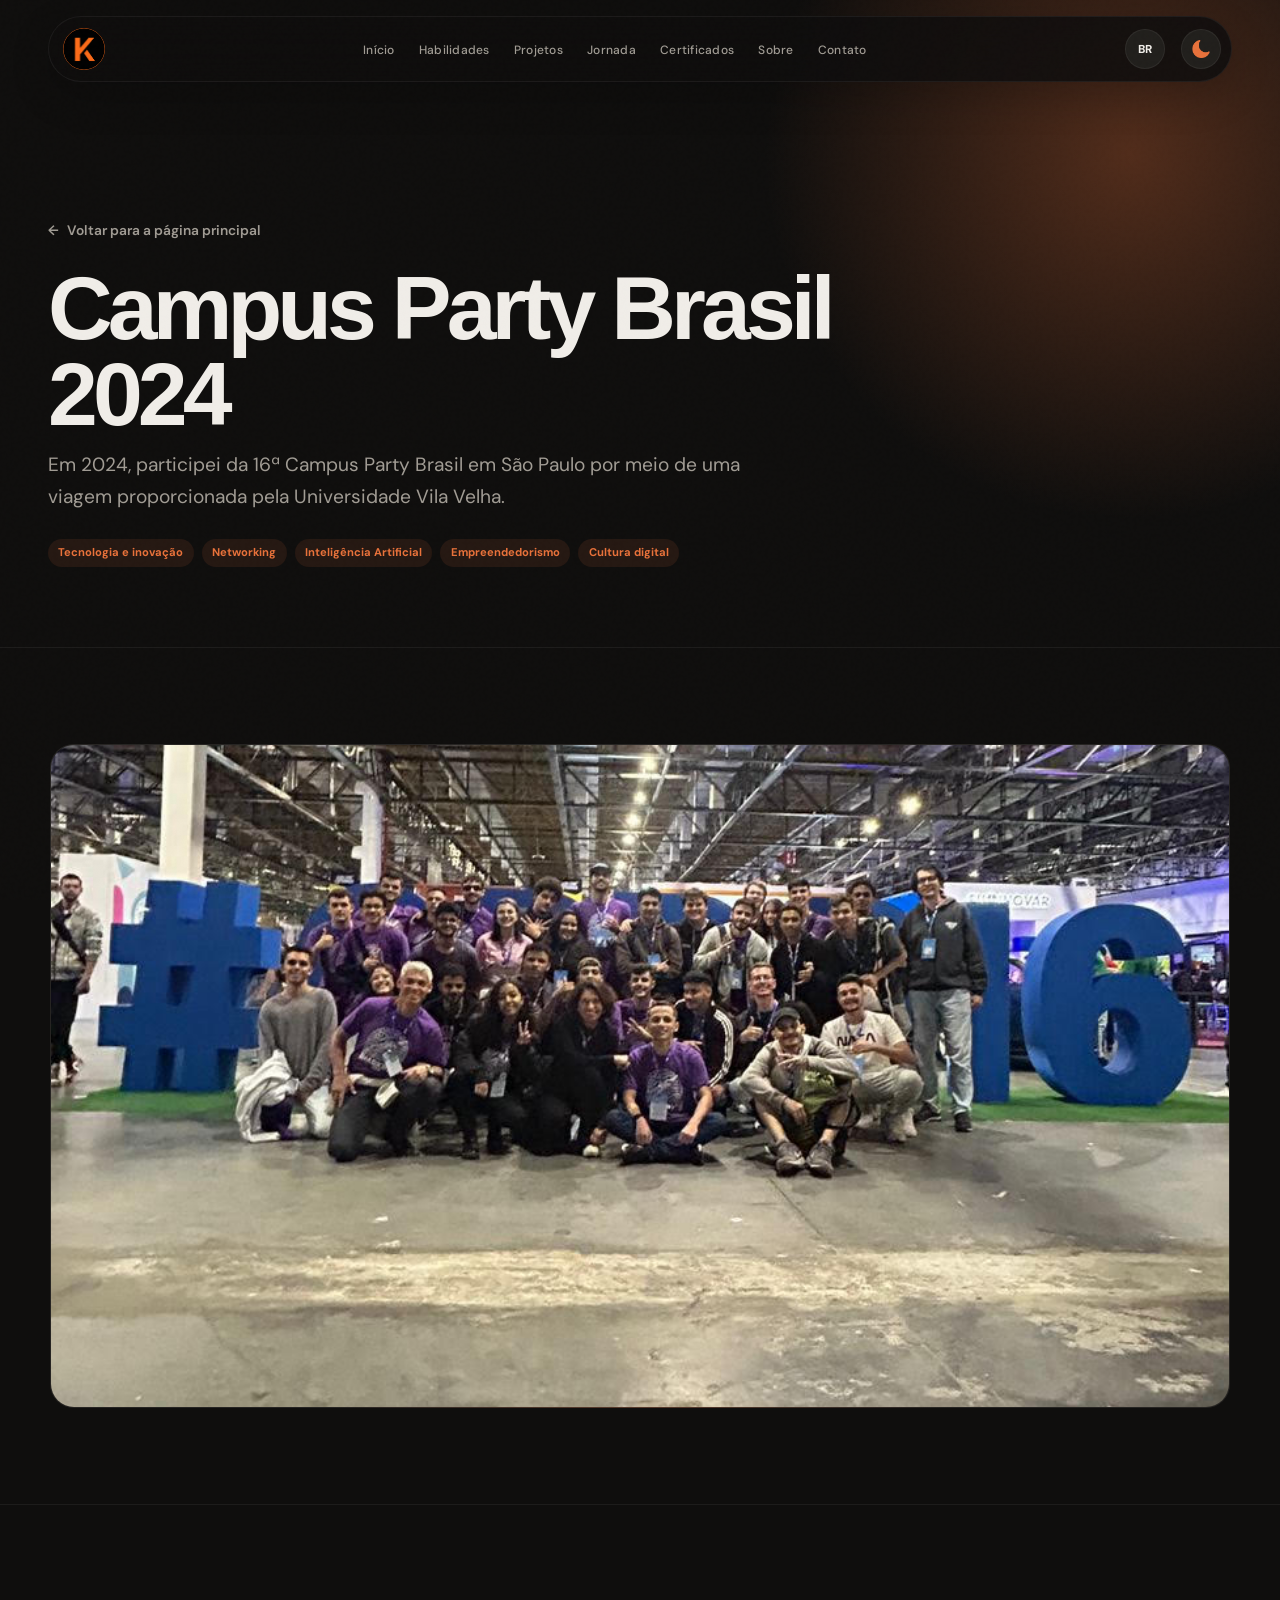
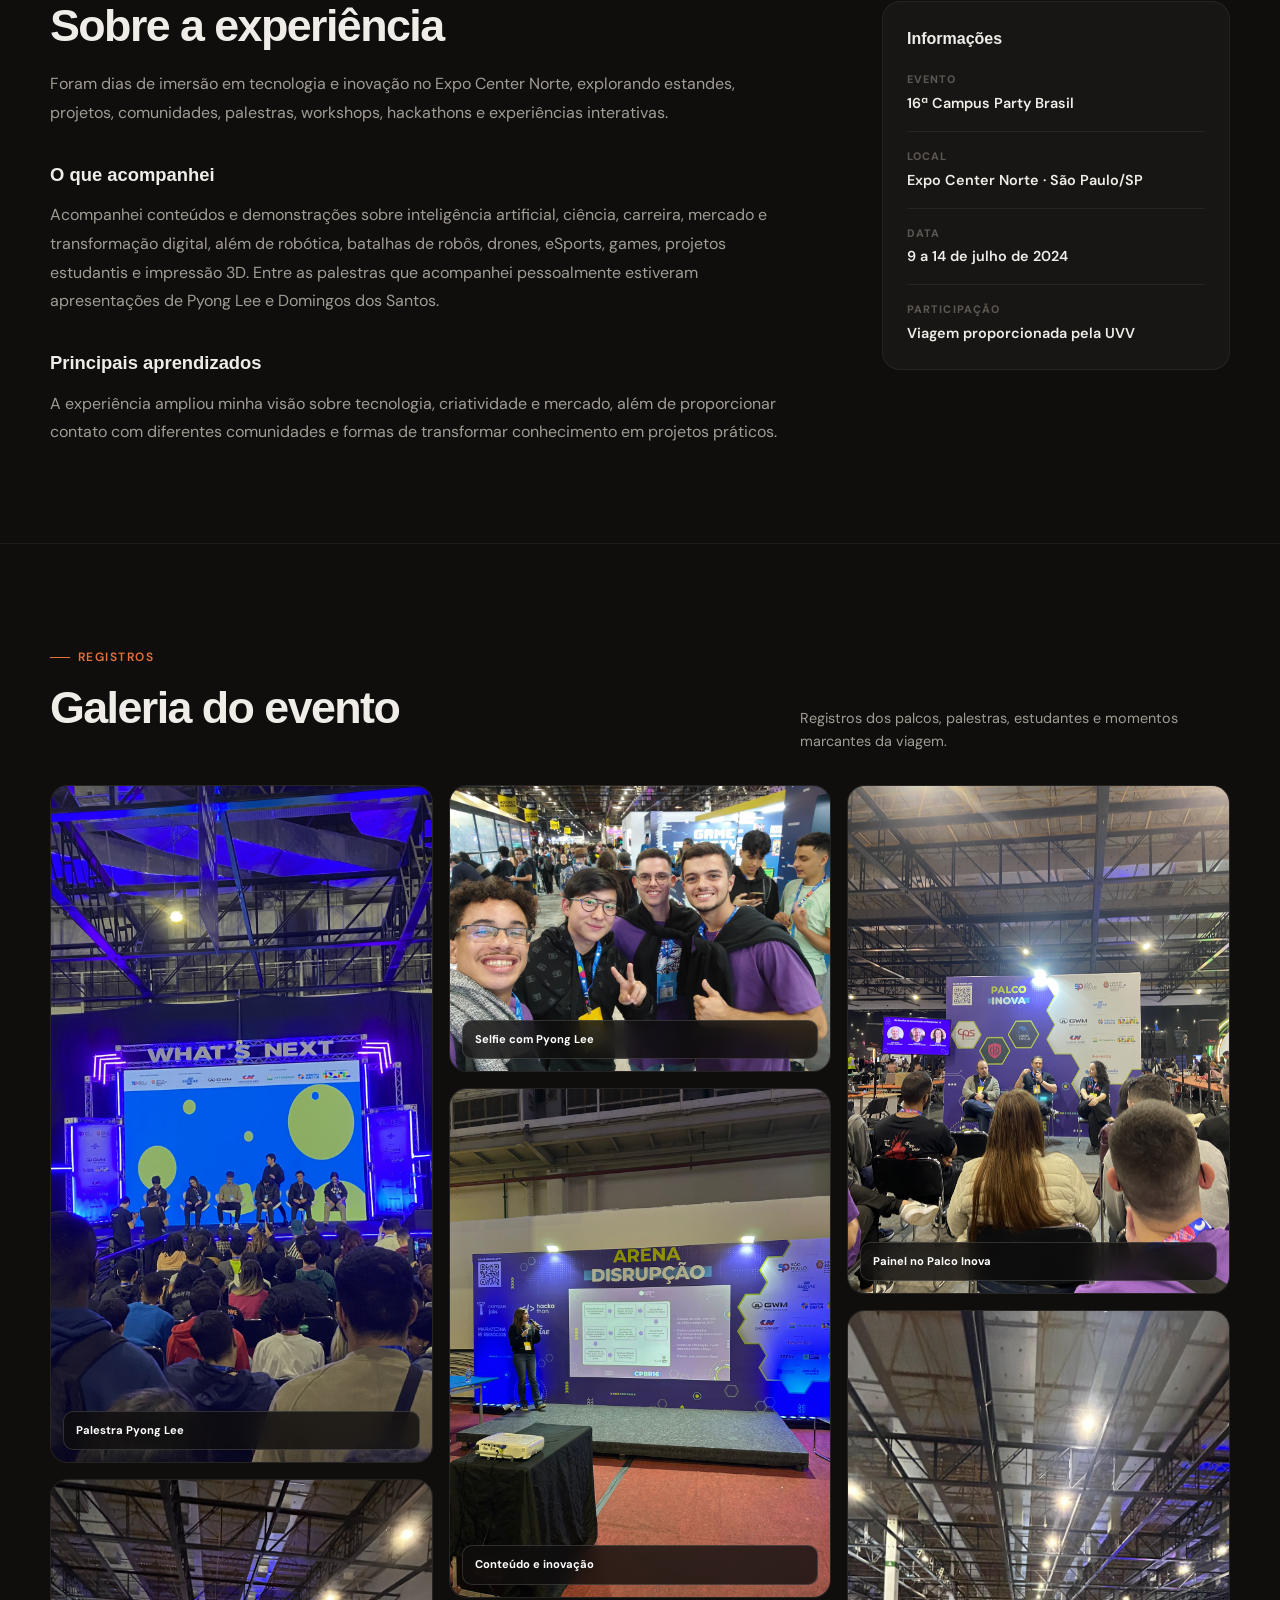
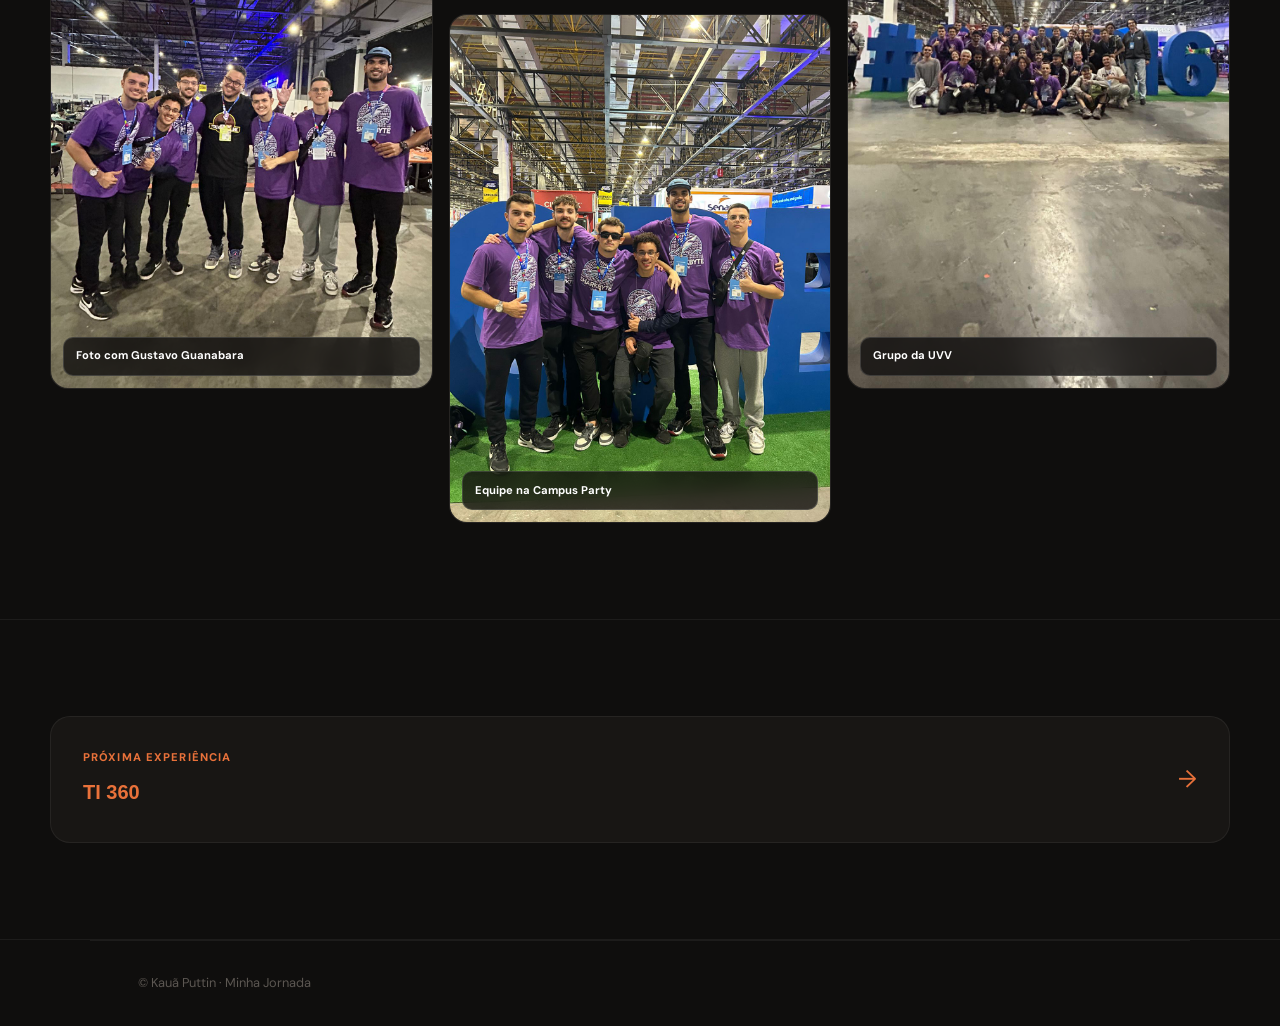
<file: jornada/campus-party-sp.html>
<!DOCTYPE html>
<html lang="pt-BR" data-theme="dark">
<head>
  <meta charset="UTF-8" />
  <meta name="viewport" content="width=device-width, initial-scale=1.0" />
  <meta name="description" content="Experiência de Kauã na 16ª Campus Party Brasil, em São Paulo." />
  <title>Campus Party Brasil 2024 | Jornada de Kauã</title>
  <link rel="icon" type="image/png" href="../imagens/logo.png" />
  <link rel="preconnect" href="https://fonts.googleapis.com" />
  <link rel="preconnect" href="https://fonts.gstatic.com" crossorigin />
  <link href="https://fonts.googleapis.com/css2?family=Syne:wght@400;600;700;800&family=DM+Sans:ital,opsz,wght@0,9..40,300;0,9..40,400;0,9..40,500;1,9..40,300&display=swap" rel="stylesheet" />
  <link rel="stylesheet" href="../style.css?v=20260808-6" />
  <script src="../i18n.js?v=20260808-4" defer></script>
  <script src="../script.js?v=20260808-4" defer></script>
  <script>try { document.documentElement.dataset.theme = localStorage.getItem('theme') || 'dark'; } catch {}</script>
</head>
<body class="journey-detail-page">
  <nav class="main-nav">
    <a href="../index.html#home" class="nav-logo" aria-label="Ir para o início">
      <span class="nav-logo-word">PORTFÓLIO</span>
      <img src="../imagens/logo_cabecalho.svg" alt="" class="nav-logo-mark" aria-hidden="true" />
    </a>

    <ul class="nav-links">
      <li><a href="../index.html#home">Início</a></li>
      <li><a href="../index.html#skills">Habilidades</a></li>
      <li><a href="../index.html#projects">Projetos</a></li>
      <li><a href="../index.html#journey">Jornada</a></li>
      <li><a href="../index.html#certificates">Certificados</a></li>
      <li><a href="../index.html#about">Sobre</a></li>
      <li><a href="../index.html#contact">Contato</a></li>
    </ul>

    <div class="nav-actions">
      <button class="language-toggle desktop-language-toggle" type="button" data-language-toggle aria-label="Mudar idioma para inglês">BR</button>
      <button class="theme-toggle" id="themeToggle" type="button" aria-label="Alternar tema">
        <span id="themeIcon"><img src="../imagens/sol.png" alt="Ícone de sol" class="theme-icon-image" /></span>
        <span id="themeText">Claro</span>
      </button>
      <button class="hamburger" id="hamburger" type="button" aria-label="Abrir menu" aria-controls="mobileNav" aria-expanded="false">
        <span></span><span></span><span></span>
      </button>
    </div>
  </nav>

  <div class="mobile-nav" id="mobileNav">
    <a href="../index.html#skills" onclick="closeMobileNav()">Habilidades</a>
    <a href="../index.html#projects" onclick="closeMobileNav()">Projetos</a>
    <a href="../index.html#journey" onclick="closeMobileNav()">Jornada</a>
    <a href="../index.html#certificates" onclick="closeMobileNav()">Certificados</a>
    <a href="../index.html#about" onclick="closeMobileNav()">Sobre</a>
    <a href="../index.html#contact" onclick="closeMobileNav()">Contato</a>
    <div class="mobile-nav-controls" aria-label="Preferências">
      <button class="theme-toggle mobile-theme-toggle" id="mobileThemeToggle" type="button" aria-label="Alternar tema" title="Alternar tema">
        <span id="mobileThemeIcon"><img src="../imagens/sol.png" alt="Ícone de sol" class="theme-icon-image" /></span>
      </button>
      <button class="language-toggle mobile-language-toggle" type="button" data-language-toggle aria-label="Mudar idioma para inglês">BR</button>
    </div>
  </div>

  <main class="journey-detail-main">
    <header class="journey-detail-hero">
      <div class="journey-detail-hero-inner">
        <a href="../index.html" class="detail-back detail-back-hero"><span aria-hidden="true">&larr;</span> Voltar para a página principal</a>
        <h1 class="journey-detail-title">Campus Party Brasil 2024</h1>
        <p class="journey-detail-lead">
          Em 2024, participei da 16ª Campus Party Brasil em São Paulo por meio de uma viagem proporcionada pela Universidade Vila Velha.
        </p>
        <div class="journey-detail-tags">
          <span>Tecnologia e inovação</span>
          <span>Networking</span>
          <span>Inteligência Artificial</span>
          <span>Empreendedorismo</span>
          <span>Cultura digital</span>
        </div>
      </div>
    </header>

    <section class="journey-detail-section">
      <div class="journey-detail-container">
        <div class="journey-detail-cover journey-detail-cover-has-image">
          <img src="../imagens/trajetoria/campus_party1.JPG" alt="Grupo de estudantes da UVV na Campus Party Brasil 2024" class="journey-detail-cover-image campus-party-cover-image" />
        </div>
      </div>
    </section>

    <section class="journey-detail-section">
      <div class="journey-detail-container journey-detail-content-grid">
        <article class="journey-detail-copy">
          <h2>Sobre a experiência</h2>
          <p>
            Foram dias de imersão em tecnologia e inovação no Expo Center Norte, explorando estandes, projetos, comunidades, palestras, workshops, hackathons e experiências interativas.
          </p>
          <h3>O que acompanhei</h3>
          <p>
            Acompanhei conteúdos e demonstrações sobre inteligência artificial, ciência, carreira, mercado e transformação digital, além de robótica, batalhas de robôs, drones, eSports, games, projetos estudantis e impressão 3D. Entre as palestras que acompanhei pessoalmente estiveram apresentações de Pyong Lee e Domingos dos Santos.
          </p>
          <h3>Principais aprendizados</h3>
          <p>
            A experiência ampliou minha visão sobre tecnologia, criatividade e mercado, além de proporcionar contato com diferentes comunidades e formas de transformar conhecimento em projetos práticos.
          </p>
        </article>

        <aside class="journey-detail-facts" aria-label="Informações do evento">
          <h2>Informações</h2>
          <dl>
            <div><dt>Evento</dt><dd>16ª Campus Party Brasil</dd></div>
            <div><dt>Local</dt><dd>Expo Center Norte · São Paulo/SP</dd></div>
            <div><dt>Data</dt><dd>9 a 14 de julho de 2024</dd></div>
            <div><dt>Participação</dt><dd>Viagem proporcionada pela UVV</dd></div>
          </dl>
        </aside>
      </div>
    </section>

    <section class="journey-detail-section">
      <div class="journey-detail-container">
        <div class="journey-gallery-heading">
          <div>
            <span class="section-label">Registros</span>
            <h2>Galeria do evento</h2>
          </div>
          <p>Registros dos palcos, palestras, estudantes e momentos marcantes da viagem.</p>
        </div>
        <div class="journey-gallery-grid" tabindex="0" aria-label="Carrossel de fotos da Campus Party Brasil 2024">
          <figure class="journey-gallery-item journey-gallery-photo">
            <img src="../imagens/trajetoria/campus_party6.jpg" alt="Público acompanhando uma apresentação na Campus Party" loading="lazy" />
            <figcaption>Palestra Pyong Lee</figcaption>
          </figure>
          <figure class="journey-gallery-item journey-gallery-photo">
            <img src="../imagens/trajetoria/campus_party5.JPG" alt="Estudantes da UVV durante a Campus Party" loading="lazy" />
            <figcaption>Foto com Gustavo Guanabara</figcaption>
          </figure>
          <figure class="journey-gallery-item journey-gallery-photo">
            <img src="../imagens/trajetoria/campus_party8.jpg" alt="foto com pyong lee" loading="lazy" />
            <figcaption>Selfie com Pyong Lee</figcaption>
          </figure>
          <figure class="journey-gallery-item journey-gallery-photo">
            <img src="../imagens/trajetoria/campus_party2.JPG" alt="Palestra na Arena Disrupção da CPBR16" loading="lazy" />
            <figcaption>Conteúdo e inovação</figcaption>
          </figure>
          <figure class="journey-gallery-item journey-gallery-photo">
            <img src="../imagens/trajetoria/campus_party3.JPG" alt="Estudantes da UVV reunidos na Campus Party" loading="lazy" />
            <figcaption>Equipe na Campus Party</figcaption>
          </figure>
          <figure class="journey-gallery-item journey-gallery-photo">
            <img src="../imagens/trajetoria/campus_party7.jpg" alt="Público acompanhando um painel no Palco Inova" loading="lazy" />
            <figcaption>Painel no Palco Inova</figcaption>
          </figure>
          <figure class="journey-gallery-item journey-gallery-photo">
            <img src="../imagens/trajetoria/campus_party1.JPG" alt="Grupo da UVV reunido na Campus Party Brasil" loading="lazy" />
            <figcaption>Grupo da UVV</figcaption>
          </figure>
        </div>
      </div>
    </section>

    <section class="journey-detail-section">
      <div class="journey-detail-container">
        <a href="ti-360.html" class="journey-detail-next">
          <span><small>Próxima experiência</small><strong>TI 360</strong></span>
          <span aria-hidden="true">&rarr;</span>
        </a>
      </div>
    </section>
  </main>

  <footer class="journey-detail-footer">© Kauã Puttin · Minha Jornada</footer>
</body>
</html>
</file>
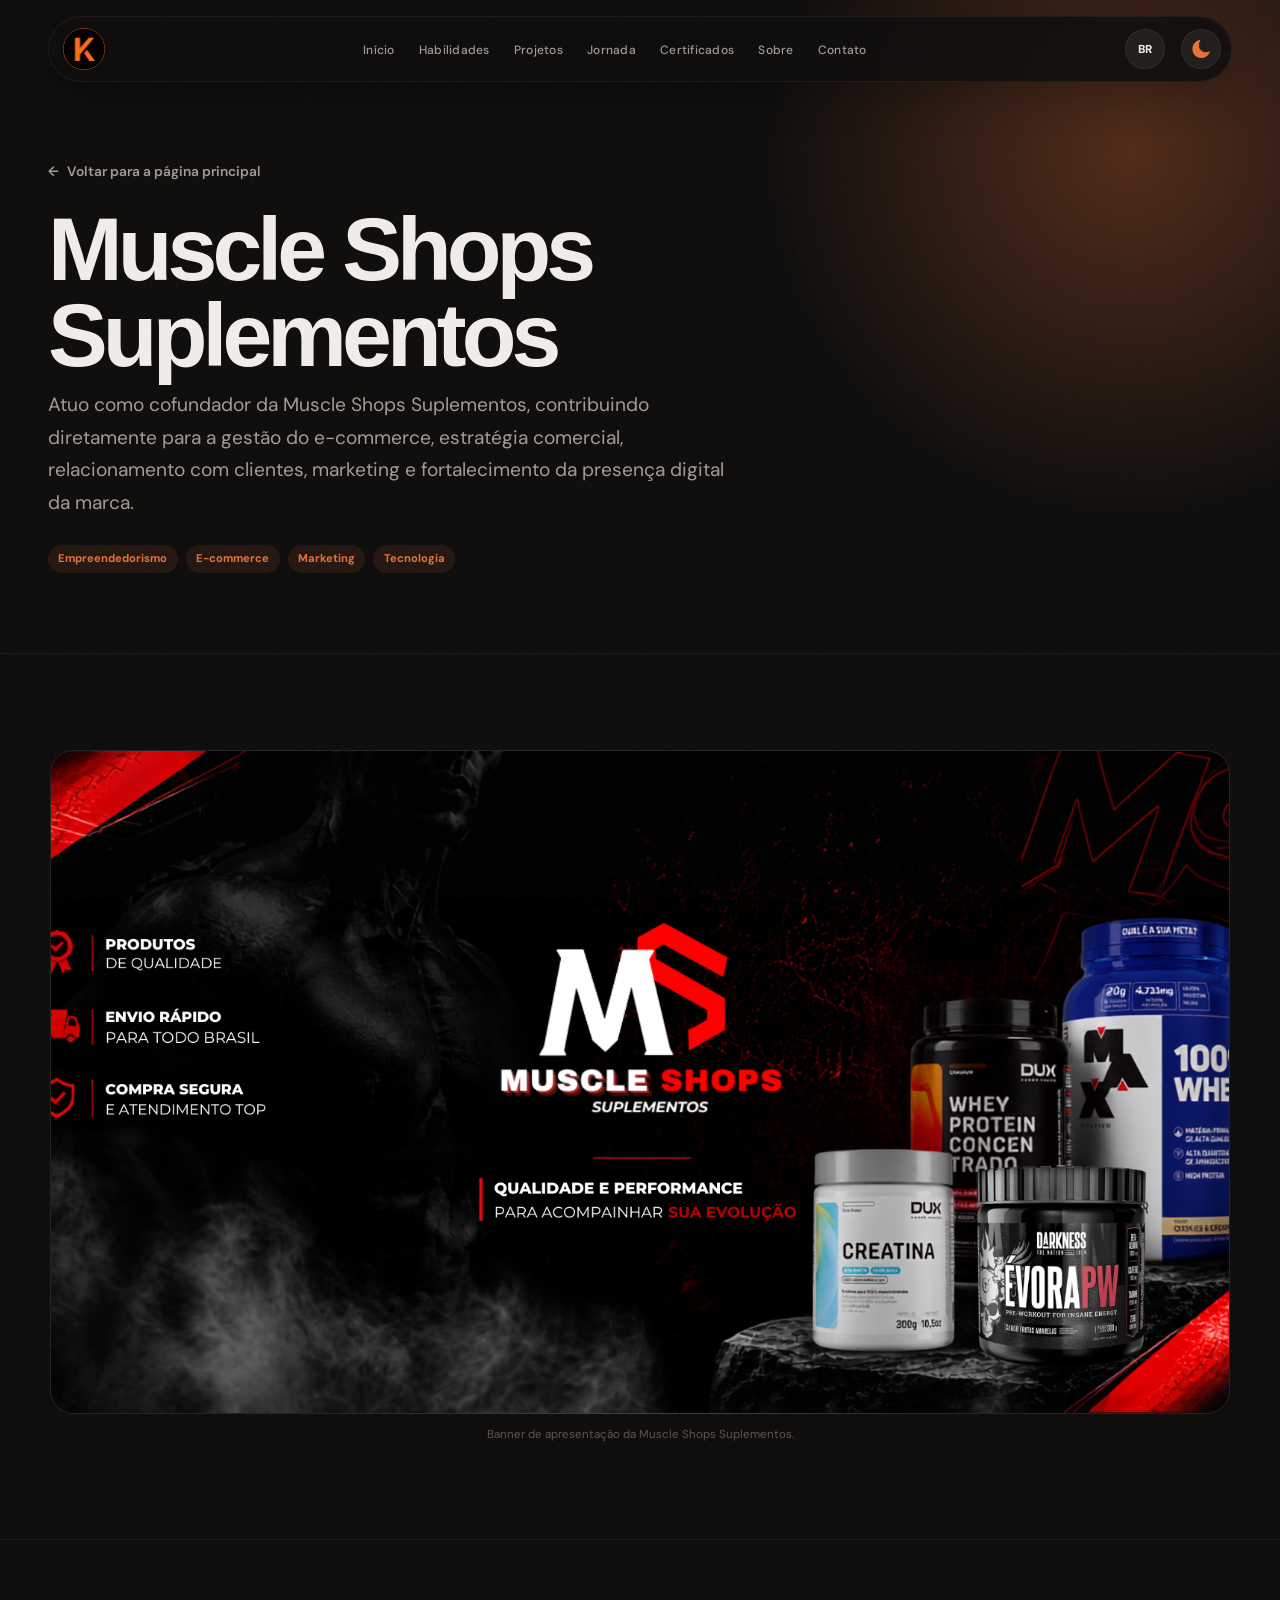
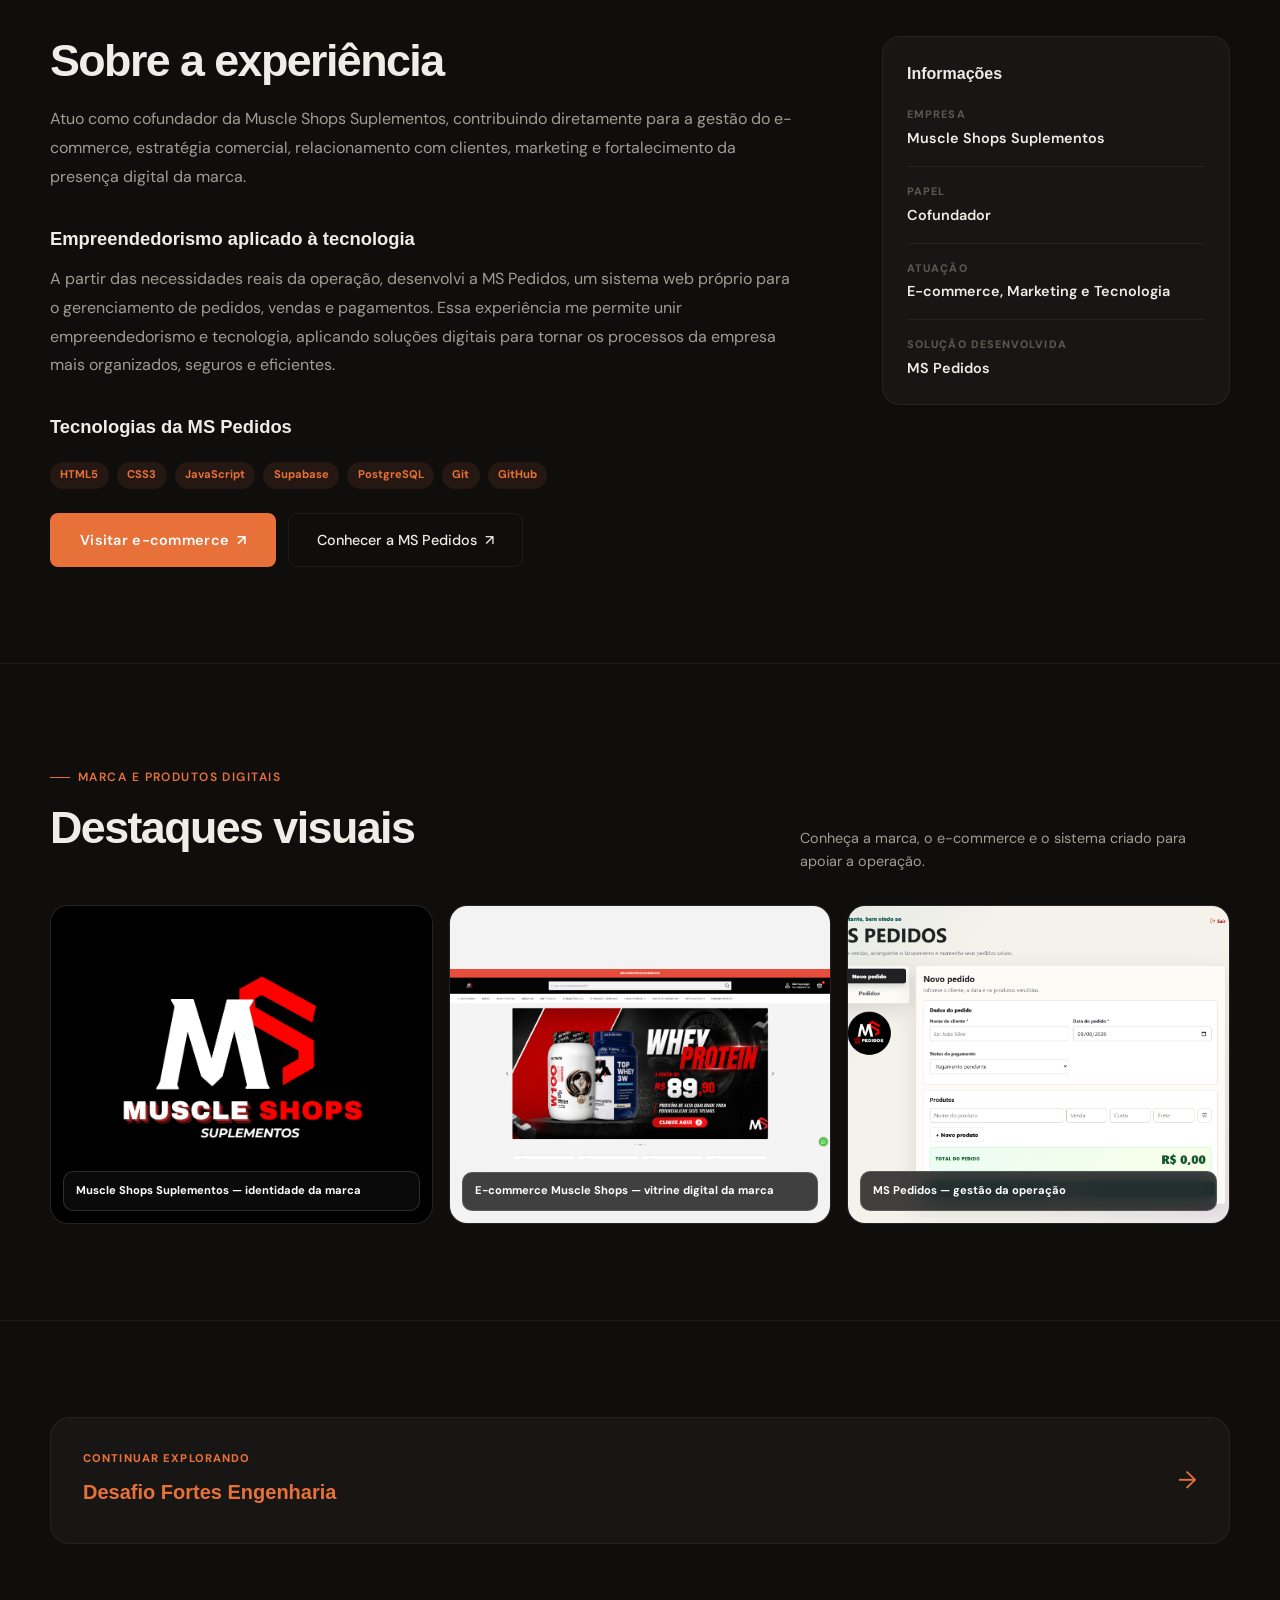
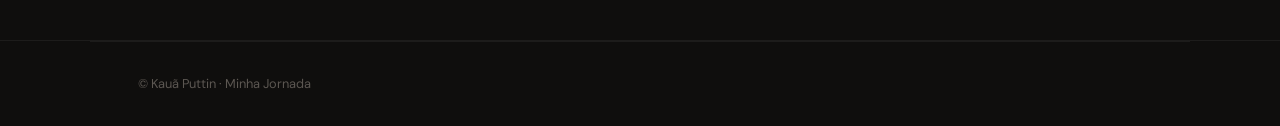
<file: jornada/muscle-shops.html>
<!DOCTYPE html>
<html lang="pt-BR" data-theme="dark">
<head>
  <meta charset="UTF-8" />
  <meta name="viewport" content="width=device-width, initial-scale=1.0" />
  <meta name="description" content="Experiência de Kauã como cofundador da Muscle Shops Suplementos, unindo empreendedorismo e tecnologia." />
  <title>Muscle Shops Suplementos | Jornada de Kauã</title>
  <link rel="icon" type="image/png" href="../imagens/logo.png" />
  <link rel="preconnect" href="https://fonts.googleapis.com" />
  <link rel="preconnect" href="https://fonts.gstatic.com" crossorigin />
  <link href="https://fonts.googleapis.com/css2?family=Syne:wght@400;600;700;800&family=DM+Sans:ital,opsz,wght@0,9..40,300;0,9..40,400;0,9..40,500;1,9..40,300&display=swap" rel="stylesheet" />
  <link rel="stylesheet" href="../style.css?v=20260811-4" />
  <script src="../i18n.js?v=20260811-3" defer></script>
  <script src="../script.js?v=20260810-5" defer></script>
  <script>try { document.documentElement.dataset.theme = localStorage.getItem('theme') || 'dark'; } catch {}</script>
</head>
<body class="journey-detail-page">
  <nav class="main-nav">
    <a href="../index.html#home" class="nav-logo" aria-label="Ir para o início">
      <span class="nav-logo-word">PORTFÓLIO</span>
      <img src="../imagens/logo_cabecalho.svg" alt="" class="nav-logo-mark" aria-hidden="true" />
    </a>

    <ul class="nav-links">
      <li><a href="../index.html#home">Início</a></li>
      <li><a href="../index.html#skills">Habilidades</a></li>
      <li><a href="../index.html#projects">Projetos</a></li>
      <li><a href="../index.html#journey">Jornada</a></li>
      <li><a href="../index.html#certificates">Certificados</a></li>
      <li><a href="../index.html#about">Sobre</a></li>
      <li><a href="../index.html#contact">Contato</a></li>
    </ul>

    <div class="nav-actions">
      <button class="language-toggle desktop-language-toggle" type="button" data-language-toggle aria-label="Mudar idioma para inglês">BR</button>
      <button class="theme-toggle" id="themeToggle" type="button" aria-label="Alternar tema">
        <span id="themeIcon"><img src="../imagens/sol.png" alt="Ícone de sol" class="theme-icon-image" /></span>
        <span id="themeText">Claro</span>
      </button>
      <button class="hamburger" id="hamburger" type="button" aria-label="Abrir menu" aria-controls="mobileNav" aria-expanded="false">
        <span></span><span></span><span></span>
      </button>
    </div>
  </nav>

  <div class="mobile-nav" id="mobileNav">
    <a href="../index.html#skills" onclick="closeMobileNav()">Habilidades</a>
    <a href="../index.html#projects" onclick="closeMobileNav()">Projetos</a>
    <a href="../index.html#journey" onclick="closeMobileNav()">Jornada</a>
    <a href="../index.html#certificates" onclick="closeMobileNav()">Certificados</a>
    <a href="../index.html#about" onclick="closeMobileNav()">Sobre</a>
    <a href="../index.html#contact" onclick="closeMobileNav()">Contato</a>
    <div class="mobile-nav-controls" aria-label="Preferências">
      <button class="theme-toggle mobile-theme-toggle" id="mobileThemeToggle" type="button" aria-label="Alternar tema" title="Alternar tema">
        <span id="mobileThemeIcon"><img src="../imagens/sol.png" alt="Ícone de sol" class="theme-icon-image" /></span>
      </button>
      <button class="language-toggle mobile-language-toggle" type="button" data-language-toggle aria-label="Mudar idioma para inglês">BR</button>
    </div>
  </div>

  <main class="journey-detail-main">
    <header class="journey-detail-hero">
      <div class="journey-detail-hero-inner">
        <a href="../index.html#journey" class="detail-back detail-back-hero"><span aria-hidden="true">&larr;</span> Voltar para a página principal</a>
        <h1 class="journey-detail-title">Muscle Shops Suplementos</h1>
        <p class="journey-detail-lead">
          Atuo como cofundador da Muscle Shops Suplementos, contribuindo diretamente para a gestão do e-commerce, estratégia comercial, relacionamento com clientes, marketing e fortalecimento da presença digital da marca.
        </p>
        <div class="journey-detail-tags">
          <span>Empreendedorismo</span>
          <span>E-commerce</span>
          <span>Marketing</span>
          <span>Tecnologia</span>
        </div>
      </div>
    </header>

    <section class="journey-detail-section">
      <div class="journey-detail-container">
        <div class="journey-detail-cover journey-detail-cover-has-image">
          <img src="../imagens/bannenrms.png" alt="Banner da Muscle Shops Suplementos com apresentação da marca e produtos" class="journey-detail-cover-image muscle-shops-banner-image" />
        </div>
        <p class="journey-detail-cover-caption">Banner de apresentação da Muscle Shops Suplementos.</p>
      </div>
    </section>

    <section class="journey-detail-section">
      <div class="journey-detail-container journey-detail-content-grid">
        <article class="journey-detail-copy">
          <h2>Sobre a experiência</h2>
          <p>
            Atuo como cofundador da Muscle Shops Suplementos, contribuindo diretamente para a gestão do e-commerce, estratégia comercial, relacionamento com clientes, marketing e fortalecimento da presença digital da marca.
          </p>
          <h3>Empreendedorismo aplicado à tecnologia</h3>
          <p>
            A partir das necessidades reais da operação, desenvolvi a MS Pedidos, um sistema web próprio para o gerenciamento de pedidos, vendas e pagamentos. Essa experiência me permite unir empreendedorismo e tecnologia, aplicando soluções digitais para tornar os processos da empresa mais organizados, seguros e eficientes.
          </p>

          <h3>Tecnologias da MS Pedidos</h3>
          <div class="journey-detail-tags" aria-label="Tecnologias utilizadas na MS Pedidos">
            <span>HTML5</span>
            <span>CSS3</span>
            <span>JavaScript</span>
            <span>Supabase</span>
            <span>PostgreSQL</span>
            <span>Git</span>
            <span>GitHub</span>
          </div>

          <div class="journey-detail-actions">
            <a class="btn-primary" href="https://muscleshops.lojavirtualnuvem.com.br/" target="_blank" rel="noopener noreferrer">
              Visitar e-commerce <span aria-hidden="true">&nearr;</span>
            </a>
            <a class="btn-secondary" href="https://mspedidos.vercel.app/" target="_blank" rel="noopener noreferrer">
              Conhecer a MS Pedidos <span aria-hidden="true">&nearr;</span>
            </a>
          </div>
        </article>

        <aside class="journey-detail-facts" aria-label="Informações da experiência na Muscle Shops Suplementos">
          <h2>Informações</h2>
          <dl>
            <div><dt>Empresa</dt><dd>Muscle Shops Suplementos</dd></div>
            <div><dt>Papel</dt><dd>Cofundador</dd></div>
            <div><dt>Atuação</dt><dd>E-commerce, Marketing e Tecnologia</dd></div>
            <div><dt>Solução desenvolvida</dt><dd>MS Pedidos</dd></div>
          </dl>
        </aside>
      </div>
    </section>

    <section class="journey-detail-section">
      <div class="journey-detail-container">
        <div class="journey-gallery-heading">
          <div>
            <span class="section-label">Marca e produtos digitais</span>
            <h2>Destaques visuais</h2>
          </div>
          <p>Conheça a marca, o e-commerce e o sistema criado para apoiar a operação.</p>
        </div>

        <div class="journey-gallery-grid muscle-highlights-grid" tabindex="0" aria-label="Destaques visuais da Muscle Shops Suplementos e da MS Pedidos">
          <figure class="journey-gallery-item journey-gallery-photo muscle-highlight">
            <img src="../imagens/ms.png" alt="Logo da Muscle Shops Suplementos em fundo preto" class="muscle-logo-image" loading="lazy" />
            <figcaption>Muscle Shops Suplementos — identidade da marca</figcaption>
          </figure>

          <figure class="journey-gallery-item journey-gallery-photo muscle-highlight">
            <img src="../imagens/sitems.png" alt="Página inicial do e-commerce Muscle Shops com categorias e banner de produtos" class="muscle-ecommerce-image" loading="lazy" />
            <figcaption>E-commerce Muscle Shops — vitrine digital da marca</figcaption>
          </figure>

          <figure class="journey-gallery-item journey-gallery-photo muscle-highlight">
            <img src="../imagens/gerpedido.png" alt="Tela do sistema MS Pedidos para gerenciamento de pedidos, vendas e pagamentos" loading="lazy" />
            <figcaption>MS Pedidos — gestão da operação</figcaption>
          </figure>
        </div>
      </div>
    </section>

    <section class="journey-detail-section">
      <div class="journey-detail-container">
        <a href="fortes-engenharia.html" class="journey-detail-next">
          <span><small>Continuar explorando</small><strong>Desafio Fortes Engenharia</strong></span>
          <span aria-hidden="true">&rarr;</span>
        </a>
      </div>
    </section>
  </main>

  <footer class="journey-detail-footer">© Kauã Puttin · Minha Jornada</footer>
</body>
</html>
</file>
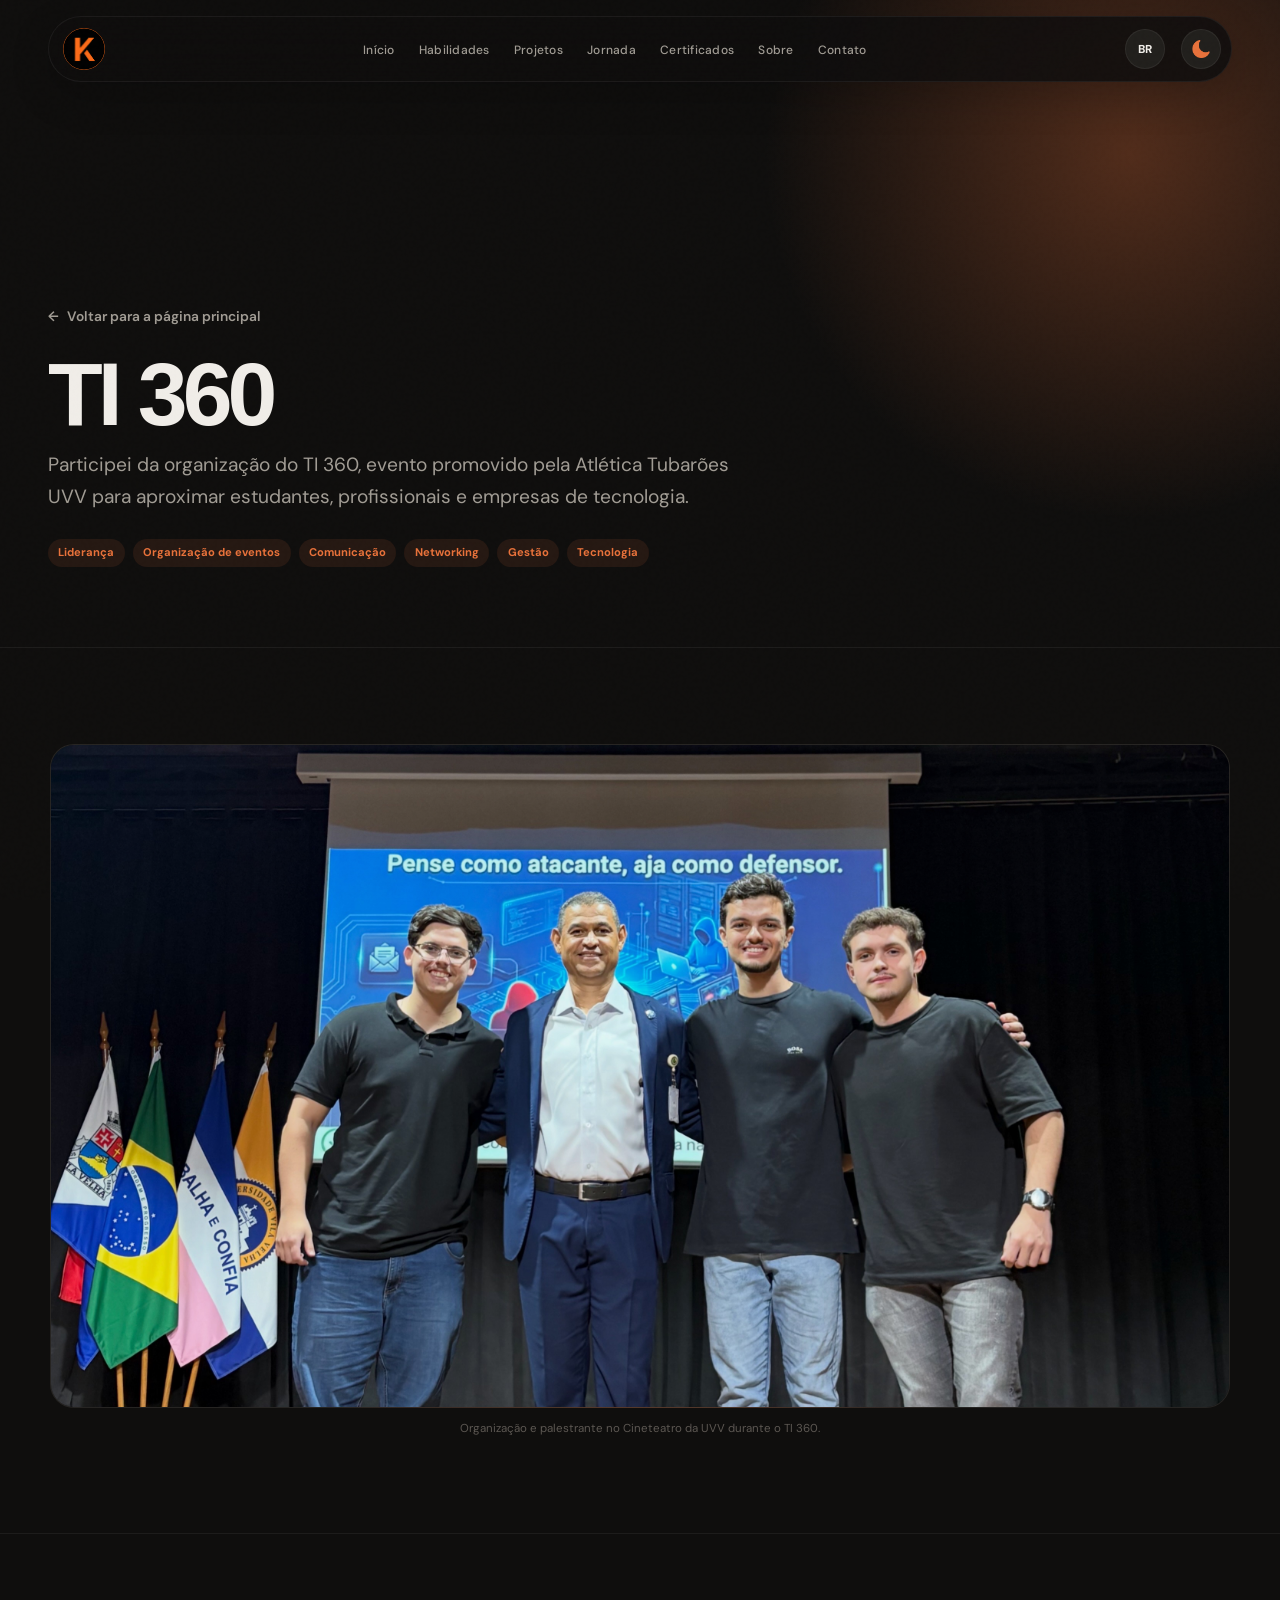
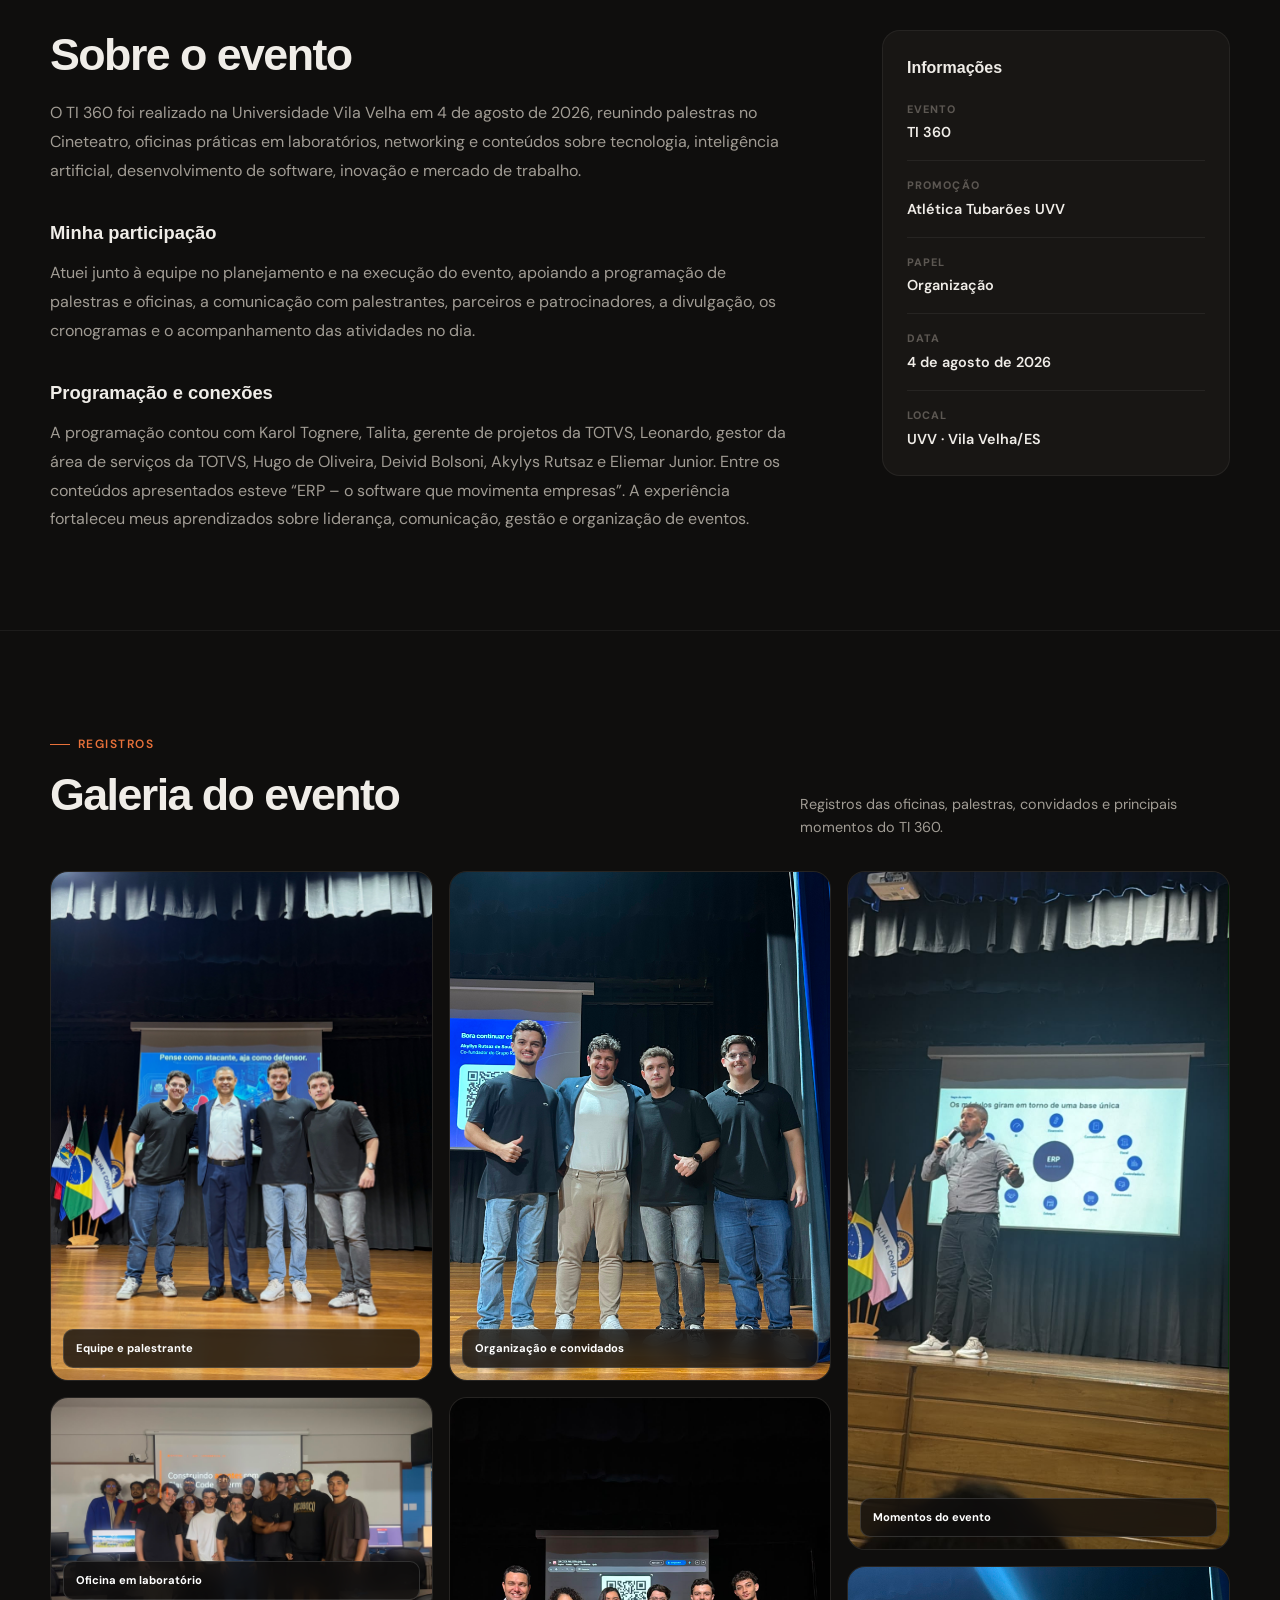
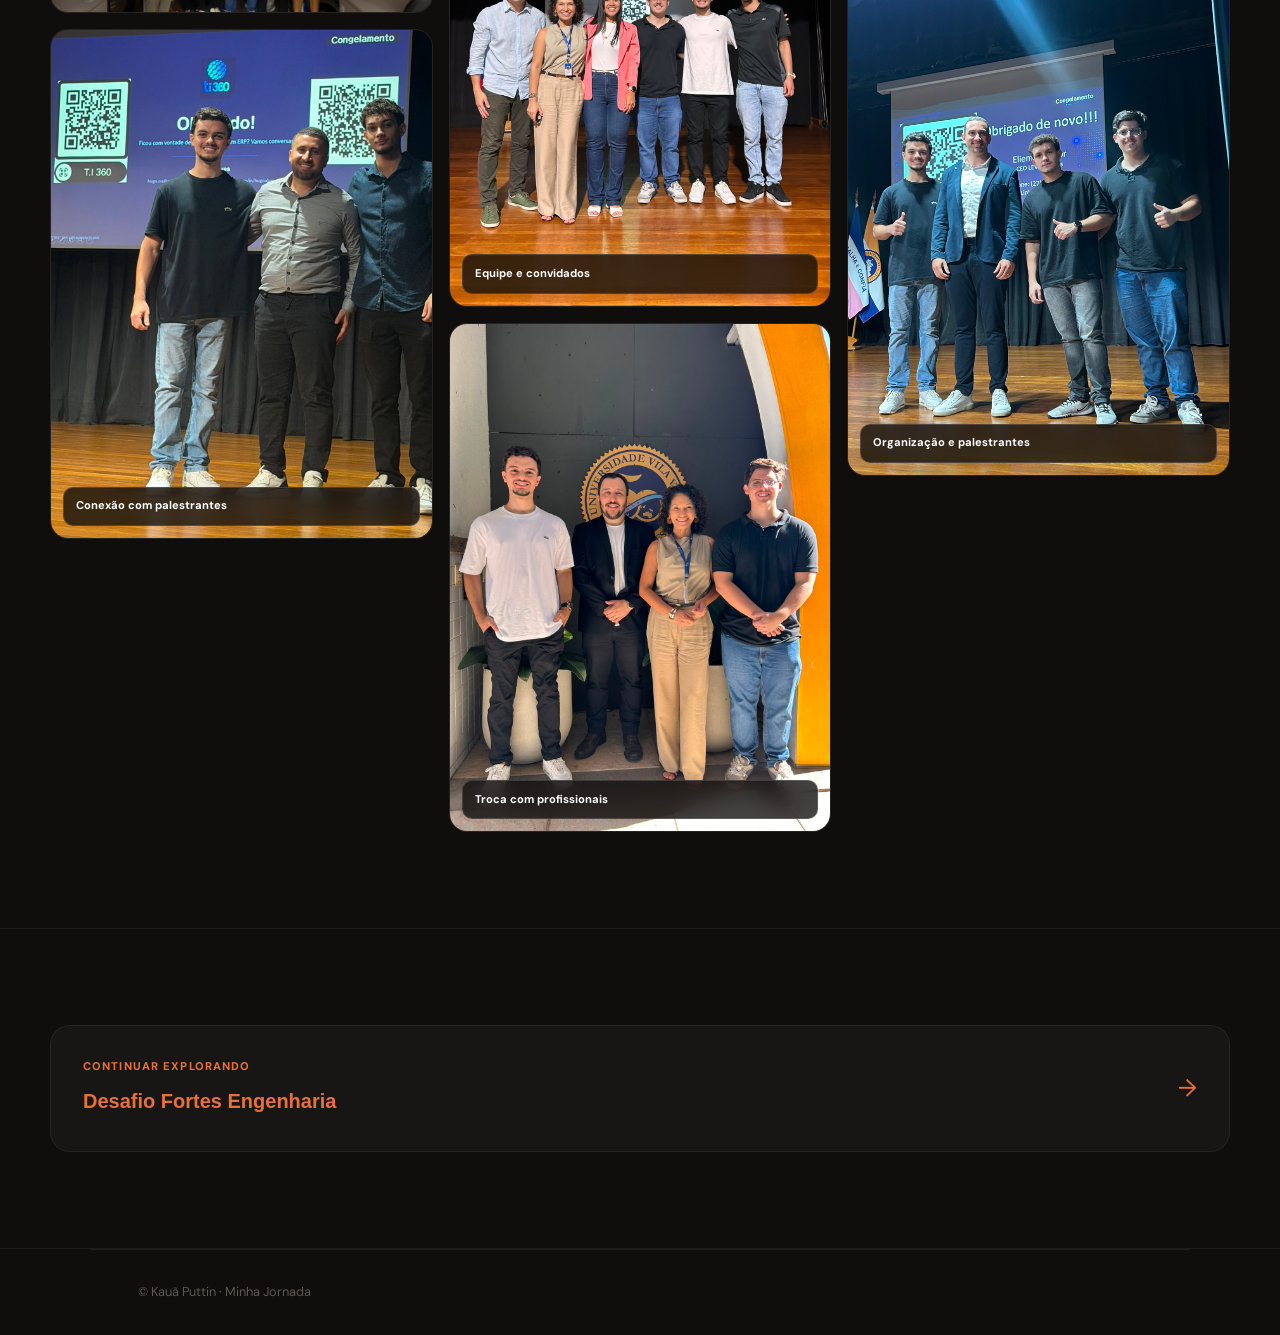
<file: jornada/ti-360.html>
<!DOCTYPE html>
<html lang="pt-BR" data-theme="dark">
<head>
  <meta charset="UTF-8" />
  <meta name="viewport" content="width=device-width, initial-scale=1.0" />
  <meta name="description" content="Experiência de Kauã na organização do evento TI 360." />
  <title>TI 360 | Jornada de Kauã</title>
  <link rel="icon" type="image/png" href="../imagens/logo.png" />
  <link rel="preconnect" href="https://fonts.googleapis.com" />
  <link rel="preconnect" href="https://fonts.gstatic.com" crossorigin />
  <link href="https://fonts.googleapis.com/css2?family=Syne:wght@400;600;700;800&family=DM+Sans:ital,opsz,wght@0,9..40,300;0,9..40,400;0,9..40,500;1,9..40,300&display=swap" rel="stylesheet" />
  <link rel="stylesheet" href="../style.css?v=20260808-6" />
  <script src="../i18n.js?v=20260808-4" defer></script>
  <script src="../script.js?v=20260808-4" defer></script>
  <script>try { document.documentElement.dataset.theme = localStorage.getItem('theme') || 'dark'; } catch {}</script>
</head>
<body class="journey-detail-page">
  <nav class="main-nav">
    <a href="../index.html#home" class="nav-logo" aria-label="Ir para o início">
      <span class="nav-logo-word">PORTFÓLIO</span>
      <img src="../imagens/logo_cabecalho.svg" alt="" class="nav-logo-mark" aria-hidden="true" />
    </a>

    <ul class="nav-links">
      <li><a href="../index.html#home">Início</a></li>
      <li><a href="../index.html#skills">Habilidades</a></li>
      <li><a href="../index.html#projects">Projetos</a></li>
      <li><a href="../index.html#journey">Jornada</a></li>
      <li><a href="../index.html#certificates">Certificados</a></li>
      <li><a href="../index.html#about">Sobre</a></li>
      <li><a href="../index.html#contact">Contato</a></li>
    </ul>

    <div class="nav-actions">
      <button class="language-toggle desktop-language-toggle" type="button" data-language-toggle aria-label="Mudar idioma para inglês">BR</button>
      <button class="theme-toggle" id="themeToggle" type="button" aria-label="Alternar tema">
        <span id="themeIcon"><img src="../imagens/sol.png" alt="Ícone de sol" class="theme-icon-image" /></span>
        <span id="themeText">Claro</span>
      </button>
      <button class="hamburger" id="hamburger" type="button" aria-label="Abrir menu" aria-controls="mobileNav" aria-expanded="false">
        <span></span><span></span><span></span>
      </button>
    </div>
  </nav>

  <div class="mobile-nav" id="mobileNav">
    <a href="../index.html#skills" onclick="closeMobileNav()">Habilidades</a>
    <a href="../index.html#projects" onclick="closeMobileNav()">Projetos</a>
    <a href="../index.html#journey" onclick="closeMobileNav()">Jornada</a>
    <a href="../index.html#certificates" onclick="closeMobileNav()">Certificados</a>
    <a href="../index.html#about" onclick="closeMobileNav()">Sobre</a>
    <a href="../index.html#contact" onclick="closeMobileNav()">Contato</a>
    <div class="mobile-nav-controls" aria-label="Preferências">
      <button class="theme-toggle mobile-theme-toggle" id="mobileThemeToggle" type="button" aria-label="Alternar tema" title="Alternar tema">
        <span id="mobileThemeIcon"><img src="../imagens/sol.png" alt="Ícone de sol" class="theme-icon-image" /></span>
      </button>
      <button class="language-toggle mobile-language-toggle" type="button" data-language-toggle aria-label="Mudar idioma para inglês">BR</button>
    </div>
  </div>

  <main class="journey-detail-main">
    <header class="journey-detail-hero">
      <div class="journey-detail-hero-inner">
        <a href="../index.html" class="detail-back detail-back-hero"><span aria-hidden="true">&larr;</span> Voltar para a página principal</a>
        <h1 class="journey-detail-title">TI 360</h1>
        <p class="journey-detail-lead">
          Participei da organização do TI 360, evento promovido pela Atlética Tubarões UVV para aproximar estudantes, profissionais e empresas de tecnologia.
        </p>
        <div class="journey-detail-tags">
          <span>Liderança</span>
          <span>Organização de eventos</span>
          <span>Comunicação</span>
          <span>Networking</span>
          <span>Gestão</span>
          <span>Tecnologia</span>
        </div>
      </div>
    </header>

    <section class="journey-detail-section">
      <div class="journey-detail-container">
        <div class="journey-detail-cover journey-detail-cover-has-image">
          <img src="../imagens/trajetoria/ti360.JPG" alt="Organizadores e palestrante no Cineteatro da UVV durante o TI 360" class="journey-detail-cover-image" />
        </div>
        <p class="journey-detail-cover-caption">Organização e palestrante no Cineteatro da UVV durante o TI 360.</p>
      </div>
    </section>

    <section class="journey-detail-section">
      <div class="journey-detail-container journey-detail-content-grid">
        <article class="journey-detail-copy">
          <h2>Sobre o evento</h2>
          <p>
            O TI 360 foi realizado na Universidade Vila Velha em 4 de agosto de 2026, reunindo palestras no Cineteatro, oficinas práticas em laboratórios, networking e conteúdos sobre tecnologia, inteligência artificial, desenvolvimento de software, inovação e mercado de trabalho.
          </p>
          <h3>Minha participação</h3>
          <p>
            Atuei junto à equipe no planejamento e na execução do evento, apoiando a programação de palestras e oficinas, a comunicação com palestrantes, parceiros e patrocinadores, a divulgação, os cronogramas e o acompanhamento das atividades no dia.
          </p>
          <h3>Programação e conexões</h3>
          <p>
            A programação contou com Karol Tognere, Talita, gerente de projetos da TOTVS, Leonardo, gestor da área de serviços da TOTVS, Hugo de Oliveira, Deivid Bolsoni, Akylys Rutsaz e Eliemar Junior. Entre os conteúdos apresentados esteve “ERP – o software que movimenta empresas”. A experiência fortaleceu meus aprendizados sobre liderança, comunicação, gestão e organização de eventos.
          </p>
        </article>

        <aside class="journey-detail-facts" aria-label="Informações do evento">
          <h2>Informações</h2>
          <dl>
            <div><dt>Evento</dt><dd>TI 360</dd></div>
            <div><dt>Promoção</dt><dd>Atlética Tubarões UVV</dd></div>
            <div><dt>Papel</dt><dd>Organização</dd></div>
            <div><dt>Data</dt><dd>4 de agosto de 2026</dd></div>
            <div><dt>Local</dt><dd>UVV · Vila Velha/ES</dd></div>
          </dl>
        </aside>
      </div>
    </section>

    <section class="journey-detail-section">
      <div class="journey-detail-container">
        <div class="journey-gallery-heading">
          <div>
            <span class="section-label">Registros</span>
            <h2>Galeria do evento</h2>
          </div>
          <p>Registros das oficinas, palestras, convidados e principais momentos do TI 360.</p>
        </div>
        <div class="journey-gallery-grid" tabindex="0" aria-label="Carrossel de fotos do TI 360">
          <figure class="journey-gallery-item journey-gallery-photo">
            <img src="../imagens/trajetoria/ti360.JPG" alt="Organizadores e palestrante no palco do TI 360" loading="lazy" />
            <figcaption>Equipe e palestrante</figcaption>
          </figure>
          <figure class="journey-gallery-item journey-gallery-photo">
            <img src="../imagens/trajetoria/ti360 (2).JPG" alt="Participantes reunidos durante uma oficina do TI 360" loading="lazy" />
            <figcaption>Oficina em laboratório</figcaption>
          </figure>
          <figure class="journey-gallery-item journey-gallery-photo">
            <img src="../imagens/trajetoria/ti360 (3).JPG" alt="Registro com palestrante diante da identidade do TI 360" loading="lazy" />
            <figcaption>Conexão com palestrantes</figcaption>
          </figure>
          <figure class="journey-gallery-item journey-gallery-photo">
            <img src="../imagens/trajetoria/ti360 (4).JPG" alt="Organizadores reunidos com um convidado no palco" loading="lazy" />
            <figcaption>Organização e convidados</figcaption>
          </figure>
          <figure class="journey-gallery-item journey-gallery-photo">
            <img src="../imagens/trajetoria/ti360 (5).JPG" alt="Equipe e convidados reunidos no TI 360" loading="lazy" />
            <figcaption>Equipe e convidados</figcaption>
          </figure>
          <figure class="journey-gallery-item journey-gallery-photo">
            <img src="../imagens/trajetoria/ti360 (6).JPG" alt="Registro de palestrante e organização durante o TI 360" loading="lazy" />
            <figcaption>Troca com profissionais</figcaption>
          </figure>
          <figure class="journey-gallery-item journey-gallery-photo">
            <img src="../imagens/trajetoria/ti360 (7).JPG" alt="Momento registrado durante o evento TI 360" loading="lazy" />
            <figcaption>Momentos do evento</figcaption>
          </figure>
          <figure class="journey-gallery-item journey-gallery-photo">
            <img src="../imagens/trajetoria/de68d02d-e6ca-4159-8b3f-b001c67844ca.JPG" alt="Organizadores reunidos com um palestrante do TI 360" loading="lazy" />
            <figcaption>Organização e palestrantes</figcaption>
          </figure>
        </div>
      </div>
    </section>

    <section class="journey-detail-section">
      <div class="journey-detail-container">
        <a href="fortes-engenharia.html" class="journey-detail-next">
          <span><small>Continuar explorando</small><strong>Desafio Fortes Engenharia</strong></span>
          <span aria-hidden="true">&rarr;</span>
        </a>
      </div>
    </section>
  </main>

  <footer class="journey-detail-footer">© Kauã Puttin · Minha Jornada</footer>
</body>
</html>
</file>
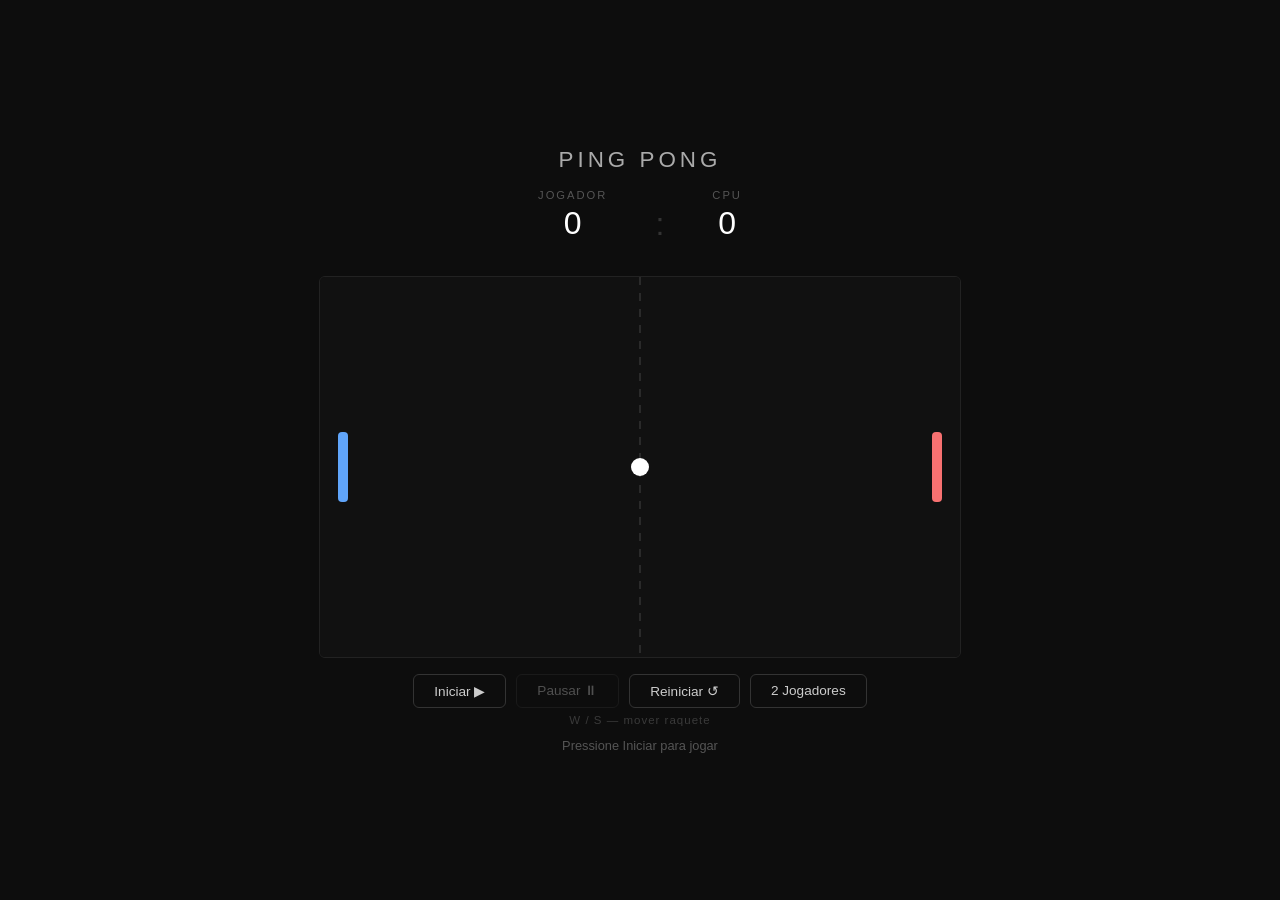
<file: projetos/jogo/pingpong/ping_pong.html>
<!DOCTYPE html>
<html lang="pt-BR">
<head>
  <meta charset="UTF-8" />
  <meta name="viewport" content="width=device-width, initial-scale=1.0" />
  <title>Ping Pong</title>
  <style>
    * { box-sizing: border-box; margin: 0; padding: 0; }

    body {
      background: #0d0d0d;
      display: flex;
      flex-direction: column;
      align-items: center;
      justify-content: center;
      min-height: 100vh;
      font-family: 'Segoe UI', sans-serif;
      color: #fff;
    }

    h1 {
      font-size: 1.4rem;
      font-weight: 500;
      letter-spacing: 4px;
      text-transform: uppercase;
      color: #aaa;
      margin-bottom: 1rem;
    }

    #scoreboard {
      display: flex;
      gap: 3rem;
      margin-bottom: 1rem;
      font-size: 2rem;
      font-weight: 500;
    }

    .score-block { text-align: center; }
    .score-label { font-size: 0.7rem; color: #555; letter-spacing: 2px; display: block; margin-bottom: 4px; }

    #game-canvas {
      border: 1px solid #222;
      border-radius: 6px;
      display: block;
    }

    #controls {
      display: flex;
      gap: 10px;
      margin-top: 1rem;
      flex-wrap: wrap;
      justify-content: center;
    }

    button {
      background: transparent;
      color: #ccc;
      border: 1px solid #333;
      border-radius: 6px;
      padding: 8px 20px;
      font-size: 0.85rem;
      cursor: pointer;
      transition: background 0.15s, color 0.15s;
    }

    button:hover:not(:disabled) { background: #1e1e1e; color: #fff; }
    button:disabled { opacity: 0.35; cursor: default; }

    #msg {
      font-size: 0.8rem;
      color: #555;
      margin-top: 0.75rem;
    }

    .hint {
      font-size: 0.72rem;
      color: #3a3a3a;
      margin-top: 0.4rem;
      letter-spacing: 1px;
    }
  </style>
</head>
<body>

  <h1>Ping Pong</h1>

  <div id="scoreboard">
    <div class="score-block">
      <span class="score-label" id="label-left">JOGADOR</span>
      <span id="score-left">0</span>
    </div>
    <div style="color:#333; line-height:2.2;">:</div>
    <div class="score-block">
      <span class="score-label" id="label-right">CPU</span>
      <span id="score-right">0</span>
    </div>
  </div>

  <canvas id="game-canvas" width="640" height="380"></canvas>

  <div id="controls">
    <button id="btn-start"  onclick="Game.start()">Iniciar ▶</button>
    <button id="btn-pause"  onclick="Game.togglePause()" disabled>Pausar ⏸</button>
    <button id="btn-reset"  onclick="Game.reset()">Reiniciar ↺</button>
    <button id="btn-mode"   onclick="Game.toggleMode()">2 Jogadores</button>
  </div>

  <p class="hint" id="hint">W / S  —  mover raquete</p>
  <p id="msg">Pressione Iniciar para jogar</p>

  <script>
    // ─────────────────────────────────────────────────────
    //  PING PONG — código estruturado em módulos
    // ─────────────────────────────────────────────────────

    const Game = (() => {

      // ── Canvas setup ────────────────────────────────────
      const canvas = document.getElementById('game-canvas');
      const ctx    = canvas.getContext('2d');
      const W = canvas.width;
      const H = canvas.height;

      // ── Constantes ───────────────────────────────────────
      const PADDLE_W     = 10;
      const PADDLE_H     = 70;
      const PADDLE_SPEED = 5;
      const BALL_RADIUS  = 9;
      const CPU_SPEED    = 3.8;
      const WINNING_SCORE = 7;

      // ── Estado global ────────────────────────────────────
      let running  = false;
      let paused   = false;
      let gameOver = false;
      let animId   = null;
      let scores   = { left: 0, right: 0 };
      let leftPaddle, rightPaddle, ball;
      let mode = 'cpu'; // 'cpu' | 'pvp'

      const labelLeft = document.getElementById('label-left');
      const labelRight = document.getElementById('label-right');
      const hintEl = document.getElementById('hint');
      const btnMode = document.getElementById('btn-mode');

      function updateModeUI() {
        if (mode === 'cpu') {
          if (labelLeft) labelLeft.textContent = 'JOGADOR';
          if (labelRight) labelRight.textContent = 'CPU';
          if (btnMode) btnMode.textContent = '2 Jogadores';
          if (hintEl) hintEl.textContent = 'W / S  —  mover raquete';
        } else {
          if (labelLeft) labelLeft.textContent = 'JOGADOR 1';
          if (labelRight) labelRight.textContent = 'JOGADOR 2';
          if (btnMode) btnMode.textContent = '1 Jogador';
          if (hintEl) hintEl.textContent = 'P1: W/S  —  P2: ↑/↓';
        }
      }

      // ── Teclado ─────────────────────────────────────────
      const keys = {};
      document.addEventListener('keydown', e => {
        keys[e.key] = true;
        if (['w','s','W','S','ArrowUp','ArrowDown'].includes(e.key)) e.preventDefault();
      });
      document.addEventListener('keyup', e => { keys[e.key] = false; });

      // ── Inicialização ────────────────────────────────────
      function initState() {
        leftPaddle = {
          x: 18,
          y: H / 2 - PADDLE_H / 2,
          w: PADDLE_W,
          h: PADDLE_H
        };
        rightPaddle = {
          x: W - 18 - PADDLE_W,
          y: H / 2 - PADDLE_H / 2,
          w: PADDLE_W,
          h: PADDLE_H
        };
        scores = { left: 0, right: 0 };
        ball = spawnBall();
        updateScoreUI();
      }

      // ── Lógica da bola ───────────────────────────────────
      function spawnBall() {
        const angle = (Math.random() * 0.5 + 0.2) * (Math.random() < 0.5 ? 1 : -1);
        const speed = 4.5;
        return {
          x:  W / 2,
          y:  H / 2,
          vx: speed * Math.cos(angle) * (Math.random() < 0.5 ? 1 : -1),
          vy: speed * Math.sin(angle),
          r:  BALL_RADIUS
        };
      }

      function moveBall() {
        ball.x += ball.vx;
        ball.y += ball.vy;

        // Colisão com paredes (topo/fundo)
        if (ball.y - ball.r <= 0)  { ball.y = ball.r;     ball.vy *= -1; }
        if (ball.y + ball.r >= H)  { ball.y = H - ball.r; ball.vy *= -1; }

        // Colisão com paddle esquerdo (jogador)
        if (collidesAABB(ball, leftPaddle)) {
          ball.x = leftPaddle.x + leftPaddle.w + ball.r;
          reflectBall(ball, leftPaddle, +1);
        }

        // Colisão com paddle direito (CPU)
        if (collidesAABB(ball, rightPaddle)) {
          ball.x = rightPaddle.x - ball.r;
          reflectBall(ball, rightPaddle, -1);
        }

        // Saiu pela esquerda → ponto para CPU
        if (ball.x + ball.r < 0) {
          scores.right++;
          handlePoint(mode === 'cpu' ? 'CPU' : 'Jogador 2');
        }

        // Saiu pela direita → ponto para o jogador
        if (ball.x - ball.r > W) {
          scores.left++;
          handlePoint(mode === 'cpu' ? 'Jogador' : 'Jogador 1');
        }
      }

      function reflectBall(b, paddle, direction) {
        const offset = (b.y - (paddle.y + paddle.h / 2)) / (paddle.h / 2);
        const speed  = Math.min(Math.sqrt(b.vx ** 2 + b.vy ** 2) * 1.04, 14);
        const angle  = offset * 0.85;
        b.vx = direction * Math.abs(speed * Math.cos(angle));
        b.vy = speed * Math.sin(angle);
      }

      function collidesAABB(b, p) {
        return b.x - b.r < p.x + p.w &&
               b.x + b.r > p.x &&
               b.y - b.r < p.y + p.h &&
               b.y + b.r > p.y;
      }

      // ── Paddles ──────────────────────────────────────────
      function movePlayerPaddle() {
        if (keys['w'] || keys['W']) leftPaddle.y -= PADDLE_SPEED;
        if (keys['s'] || keys['S']) leftPaddle.y += PADDLE_SPEED;
        leftPaddle.y = clamp(leftPaddle.y, 0, H - PADDLE_H);
      }

      function movePlayer2Paddle() {
        if (keys['ArrowUp']) rightPaddle.y -= PADDLE_SPEED;
        if (keys['ArrowDown']) rightPaddle.y += PADDLE_SPEED;
        rightPaddle.y = clamp(rightPaddle.y, 0, H - PADDLE_H);
      }

      function moveCPUPaddle() {
        const center = rightPaddle.y + PADDLE_H / 2;
        if (center < ball.y - 6) rightPaddle.y += CPU_SPEED;
        else if (center > ball.y + 6) rightPaddle.y -= CPU_SPEED;
        rightPaddle.y = clamp(rightPaddle.y, 0, H - PADDLE_H);
      }

      // ── Pontuação / vitória ──────────────────────────────
      function handlePoint(scorer) {
        updateScoreUI();
        if (scores.left >= WINNING_SCORE || scores.right >= WINNING_SCORE) {
          endGame(scorer);
        } else {
          ball = spawnBall();
        }
      }

      function endGame(winner) {
        gameOver = true;
        running  = false;
        setMsg(`🏆 ${winner} venceu! Pressione Reiniciar para jogar novamente.`);
        document.getElementById('btn-pause').disabled = true;
        document.getElementById('btn-start').disabled = true;
      }

      // ── Renderização ─────────────────────────────────────
      function drawBackground() {
        ctx.fillStyle = '#111';
        ctx.fillRect(0, 0, W, H);

        ctx.setLineDash([8, 8]);
        ctx.strokeStyle = '#2a2a2a';
        ctx.lineWidth = 2;
        ctx.beginPath();
        ctx.moveTo(W / 2, 0);
        ctx.lineTo(W / 2, H);
        ctx.stroke();
        ctx.setLineDash([]);
      }

      function drawPaddle(p, color) {
        ctx.fillStyle = color;
        ctx.beginPath();
        const radius = 4;
        if (typeof ctx.roundRect === 'function') {
          ctx.roundRect(p.x, p.y, p.w, p.h, radius);
        } else if (typeof ctx.arcTo === 'function') {
          const r = Math.min(radius, p.w / 2, p.h / 2);
          const x = p.x, y = p.y, w = p.w, h = p.h;
          ctx.moveTo(x + r, y);
          ctx.arcTo(x + w, y, x + w, y + h, r);
          ctx.arcTo(x + w, y + h, x, y + h, r);
          ctx.arcTo(x, y + h, x, y, r);
          ctx.arcTo(x, y, x + w, y, r);
          ctx.closePath();
        } else {
          ctx.rect(p.x, p.y, p.w, p.h);
        }
        ctx.fill();
      }

      function drawBall() {
        ctx.fillStyle = '#ffffff';
        ctx.beginPath();
        ctx.arc(ball.x, ball.y, ball.r, 0, Math.PI * 2);
        ctx.fill();
      }

      function draw() {
        drawBackground();
        drawPaddle(leftPaddle,  '#60a5fa');
        drawPaddle(rightPaddle, '#f87171');
        drawBall();
      }

      // ── Game loop ────────────────────────────────────────
      function loop() {
        if (!running || paused || gameOver) return;
        movePlayerPaddle();
        if (mode === 'cpu') moveCPUPaddle();
        else movePlayer2Paddle();
        moveBall();
        draw();
        animId = requestAnimationFrame(loop);
      }

      // ── Utilitários ──────────────────────────────────────
      function clamp(val, min, max) {
        return Math.max(min, Math.min(max, val));
      }

      function updateScoreUI() {
        document.getElementById('score-left').textContent  = scores.left;
        document.getElementById('score-right').textContent = scores.right;
      }

      function setMsg(text) {
        document.getElementById('msg').textContent = text;
      }

      // ── API pública ──────────────────────────────────────
      function start() {
        if (gameOver || running) return;
        running = true;
        paused  = false;
        document.getElementById('btn-start').disabled = true;
        document.getElementById('btn-pause').disabled = false;
        setMsg(mode === 'cpu'
          ? 'Use W e S para mover. Boa sorte!'
          : 'P1: W/S | P2: ↑/↓');
        loop();
      }

      function togglePause() {
        if (!running || gameOver) return;
        paused = !paused;
        const btn = document.getElementById('btn-pause');
        btn.textContent = paused ? 'Continuar ▶' : 'Pausar ⏸';
        if (!paused) { setMsg(''); loop(); }
        else setMsg('⏸ Pausado');
      }

      function reset() {
        cancelAnimationFrame(animId);
        running  = false;
        paused   = false;
        gameOver = false;
        initState();
        draw();
        document.getElementById('btn-start').disabled = false;
        document.getElementById('btn-pause').disabled = true;
        document.getElementById('btn-pause').textContent = 'Pausar ⏸';
        setMsg('Pressione Iniciar para jogar');
      }

      function toggleMode() {
        mode = mode === 'cpu' ? 'pvp' : 'cpu';
        reset();
        updateModeUI();
      }

      // ── Boot ─────────────────────────────────────────────
      initState();
      updateModeUI();
      draw();

      return { start, togglePause, reset, toggleMode };

    })();
  </script>

</body>
</html>
</file>
<file: style.css>
/* ============================================
       CSS CUSTOM PROPERTIES (DESIGN TOKENS)
    ============================================ */
    :root {
      --font-display: 'Helvetica', sans-serif;
      --font-body: 'DM Sans', sans-serif;
      --desktop-page-gutter: 17%;

      /* Light theme */
      --bg: #F5F2EE;
      --bg-card: #EDEAE5;
      --surface: #E4E0D9;
      --border: rgba(0,0,0,0.08);
      --text-primary: #1A1714;
      --text-secondary: #645f5a;
      --text-muted: #9A948C;
      --accent: #C4531A;
      --accent-soft: rgba(196, 83, 26, 0.1);
      --accent-glow: rgba(196, 83, 26, 0.25);
      --success: #168653;
      --success-soft: rgba(22, 134, 83, 0.1);
      --success-border: rgba(22, 134, 83, 0.35);
      --tag-bg: rgba(196, 83, 26, 0.08);
      --tag-text: #C4531A;
      --nav-bg: rgba(245, 242, 238, 0.85);
      --shadow: 0 2px 20px rgba(0,0,0,0.06);
      --shadow-hover: 0 8px 40px rgba(0,0,0,0.12);
    }

    [data-theme="dark"] {
      --bg: #0F0E0D;
      --bg-card: #181614;
      --surface: #211F1C;
      --border: rgba(255,255,255,0.06);
      --text-primary: #F0EDE8;
      --text-secondary: #a19c94;
      --text-muted: #5C5752;
      --accent: #E8713A;
      --accent-soft: rgba(232, 113, 58, 0.12);
      --accent-glow: rgba(232, 113, 58, 0.3);
      --success: #37E681;
      --success-soft: rgba(55, 230, 129, 0.1);
      --success-border: rgba(55, 230, 129, 0.35);
      --tag-bg: rgba(232, 113, 58, 0.1);
      --tag-text: #E8713A;
      --nav-bg: rgba(15, 14, 13, 0.85);
      --shadow: 0 2px 20px rgba(0,0,0,0.4);
      --shadow-hover: 0 8px 40px rgba(0,0,0,0.6);
    }

    /* ============================================
       RESET & BASE
    ============================================ */
    *, *::before, *::after { box-sizing: border-box; margin: 0; padding: 0; }

    @media (hover: hover) and (pointer: fine) {
      *, *::before, *::after {
        cursor: url("data:image/svg+xml,%3Csvg xmlns='http://www.w3.org/2000/svg' width='24' height='24' viewBox='0 0 24 24'%3E%3Ccircle cx='12' cy='12' r='8' fill='%23000' fill-opacity='.5' stroke='%23fff' stroke-width='1.5'/%3E%3C/svg%3E") 12 12, auto !important;
      }
    }

    html {
      scroll-behavior: smooth;
      font-size: 16px;
    }

    body {
      font-family: var(--font-body);
      background: var(--bg);
      color: var(--text-primary);
      line-height: 1.6;
      transition: background 0.3s, color 0.3s;
      overflow-x: hidden;
    }

    a { color: inherit; text-decoration: none; }
    img { max-width: 100%; display: block; }
    ul { list-style: none; }

    /* ============================================
       SCROLLBAR
    ============================================ */
    ::-webkit-scrollbar { width: 6px; }
    ::-webkit-scrollbar-track { background: var(--bg); }
    ::-webkit-scrollbar-thumb { background: var(--surface); border-radius: 3px; }

    /* ============================================
       NOISE TEXTURE OVERLAY
    ============================================ */
    body::before {
      content: '';
      position: fixed;
      inset: 0;
      background-image: url("data:image/svg+xml,%3Csvg viewBox='0 0 256 256' xmlns='http://www.w3.org/2000/svg'%3E%3Cfilter id='noise'%3E%3CfeTurbulence type='fractalNoise' baseFrequency='0.9' numOctaves='4' stitchTiles='stitch'/%3E%3C/filter%3E%3Crect width='100%25' height='100%25' filter='url(%23noise)' opacity='0.035'/%3E%3C/svg%3E");
      pointer-events: none;
      z-index: 9999;
      opacity: 0.4;
    }

    /* ============================================
       NAVIGATION
    ============================================ */
    nav {
      position: fixed;
      top: 0;
      left: 0;
      right: 0;
      z-index: 100;
      display: flex;
      align-items: center;
      justify-content: space-between;
      padding: 1.2rem 7%;
      background: var(--nav-bg);
      backdrop-filter: blur(16px);
      -webkit-backdrop-filter: blur(16px);
      border-bottom: 1px solid var(--border);
      transition: background 0.3s;
    }

    .nav-logo {
      font-family: var(--font-display);
      font-weight: 800;
      font-size: 1.25rem;
      color: var(--text-primary);
      letter-spacing: -0.02em;
    }

    .nav-logo span { color: var(--accent); }

    .nav-logo-mark { display: none; }

    .nav-actions {
      display: flex;
      align-items: center;
      gap: 0.75rem;
    }

    .nav-hire-button {
      min-height: 44px;
      display: inline-flex;
      align-items: center;
      justify-content: space-between;
      gap: 0.75rem;
      padding: 0.3rem 0.35rem 0.3rem 1rem;
      border: 1px solid var(--accent);
      border-radius: 999px;
      background: black;
      color: #fff;
      font-size: 0.78rem;
      font-weight: 800;
      white-space: nowrap;
      transition: transform 0.2s ease, box-shadow 0.2s ease;
    }

    .nav-hire-button:hover {
      color: #fff;
      box-shadow: 0 10px 28px rgba(0, 0, 0, 0.2);
      transform: translateY(-1px);
    }

    .nav-hire-button:focus-visible {
      outline: 2px solid var(--accent);
      outline-offset: 3px;
    }

    .nav-hire-arrow {
      width: 34px;
      height: 34px;
      flex: 0 0 34px;
      display: grid;
      place-items: center;
      border-radius: 50%;
      background: rgb(0, 0, 0);
      color: var(--accent);
      font-size: 1rem;
      line-height: 1;
      transition: transform 0.2s ease;
    }

    .nav-hire-button:hover .nav-hire-arrow { transform: translateY(2px); }

    .language-toggle {
      min-width: 42px;
      height: 36px;
      display: inline-grid;
      place-items: center;
      padding: 0 0.65rem;
      border: 1px solid var(--border);
      border-radius: 999px;
      background: var(--surface);
      color: var(--text-primary);
      font-family: var(--font-body);
      font-size: 0.72rem;
      font-weight: 800;
      letter-spacing: 0.06em;
      cursor: pointer;
      transition: color 0.2s ease, border-color 0.2s ease, background 0.2s ease, transform 0.2s ease;
    }

    .language-toggle:hover {
      border-color: var(--accent);
      color: var(--accent);
      transform: translateY(-1px);
    }

    .language-toggle:focus-visible {
      outline: 2px solid var(--accent);
      outline-offset: 3px;
    }

    .mobile-nav-controls { display: none; }

    .nav-links {
      display: flex;
      gap: 2rem;
      align-items: center;
    }

    .nav-links a {
      font-size: 0.875rem;
      font-weight: 500;
      color: var(--text-secondary);
      letter-spacing: 0.02em;
      transition: color 0.2s;
      position: relative;
    }

    .nav-links a::after {
      content: '';
      position: absolute;
      bottom: -2px;
      left: 0;
      width: 0;
      height: 1px;
      background: var(--accent);
      transition: width 0.3s;
    }

    .nav-links a:hover { color: var(--text-primary); }
    .nav-links a:hover::after { width: 100%; }

    /* Theme toggle */
    .theme-toggle {
      background: var(--surface);
      border: 1px solid var(--border);
      color: var(--text-secondary);
      cursor: pointer;
      padding: 0.4rem 0.75rem;
      border-radius: 100px;
      font-size: 0.85rem;
      transition: all 0.2s;
      display: flex;
      align-items: center;
      gap: 0.4rem;
    }

    .theme-toggle .theme-icon-image {
      width: 16px;
      height: 16px;
    }

    .theme-toggle:hover {
      color: var(--text-primary);
      border-color: var(--accent);
    }

    #mobileNav p {
      text-align: center;
    }

    .mobile-theme-toggle {
      display: none;
      width: 100%;
      justify-content: center;
      padding: 0.85rem 1rem;
      border-radius: 10px;
      margin-top: 0;
    }

    /* Hamburger */
    .hamburger {
      display: none;
      flex-direction: column;
      gap: 5px;
      cursor: pointer;
      padding: 4px;
      background: none;
      border: none;
    }

    .hamburger span {
      display: block;
      width: 22px;
      height: 2px;
      background: var(--text-primary);
      border-radius: 2px;
      transition: all 0.3s;
    }

    /* Mobile nav */
    .mobile-nav {
      display: none;
      position: fixed;
      top: 64px;
      left: 0;
      right: 0;
      background: var(--nav-bg);
      backdrop-filter: blur(16px);
      -webkit-backdrop-filter: blur(16px);
      border-bottom: 1px solid var(--border);
      padding: 1rem 7%;
      z-index: 99;
      flex-direction: column;
      gap: 1rem;
    }

    .mobile-nav.open { display: flex; }
    .mobile-nav a {
      color: var(--text-secondary);
      font-size: 1rem;
      font-weight: 500;
      padding: 0.5rem 0;
      border-bottom: 1px solid var(--border);
      transition: color 0.2s;
    }
    .mobile-nav a:last-child { border-bottom: none; }
    .mobile-nav a:hover { color: var(--accent); }

    /* ============================================
       SECTIONS COMMON
    ============================================ */
    section {
      width: 100%;
      padding: 7rem 7%;
      max-width: none;
      margin: 0;
    }

    .section-label {
      display: inline-flex;
      align-items: center;
      gap: 0.5rem;
      font-size: 0.75rem;
      font-weight: 600;
      letter-spacing: 0.12em;
      text-transform: uppercase;
      color: var(--accent);
      margin-bottom: 1rem;
    }

    .section-label::before {
      content: '';
      display: block;
      width: 20px;
      height: 1px;
      background: var(--accent);
    }

    .section-title {
      font-family: var(--font-display);
      font-size: clamp(2rem, 4vw, 3rem);
      font-weight: 800;
      letter-spacing: -0.03em;
      line-height: 1.1;
      color: var(--text-primary);
      margin-bottom: 1rem;
    }

    .section-subtitle {
      font-size: 1.05rem;
      color: var(--text-secondary);
      max-width: 560px;
      line-height: 1.7;
      margin-bottom: 3.5rem;
    }

    /* Fade-in animation */
    .fade-up {
      opacity: 0;
      transform: translateY(30px);
      transition: opacity 0.7s ease, transform 0.7s ease;
    }

    .fade-up.visible {
      opacity: 1;
      transform: translateY(0);
    }

    @media (prefers-reduced-motion: reduce) {
      .fade-up {
        opacity: 1;
        transform: none;
        transition: none;
      }
    }

    /* ============================================
       HERO SECTION
    ============================================ */
    #home {
      min-height: 100vh;
      display: flex;
      align-items: center;
      padding-top: 5rem;
      position: relative;
      overflow: hidden;
    }

    /* Decorative background orb */
    #home::after {
      content: '';
      position: absolute;
      top: 10%;
      right: -10%;
      width: 600px;
      height: 600px;
      background: radial-gradient(circle, var(--accent-glow) 0%, transparent 70%);
      border-radius: 50%;
      pointer-events: none;
      animation: pulse 8s ease-in-out infinite;
    }

    @keyframes pulse {
      0%, 100% { transform: scale(1); opacity: 0.6; }
      50% { transform: scale(1.1); opacity: 1; }
    }

    #home {
      display: flex;
      align-items: center;
      justify-content: space-between;
      flex-wrap: wrap;
      gap: 3rem;
      min-height: calc(100vh - 120px);
      position: relative;
      padding-top: 6rem;
      padding-bottom: 6rem;
    }

    
    .hero-text {
      flex: 1 1 520px;
      max-width: 880px;
      position: relative;
      z-index: 1;
    }

    .hero-content {
      position: relative;
      z-index: 1;
    }

    .hero-visual {
      flex: 0 0 420px;
      max-width: 420px;
      align-self: center;
      display: flex;
      justify-content: center;
      position: relative;
      z-index: 1;
      animation: fadeUp 0.8s 0.1s ease both;
    }

    .hero-photo {
      width: 100%;
      height: auto;
      border-radius: 32px;
      box-shadow: 0 28px 80px rgba(0, 0, 0, 0.35);
      object-fit: cover;
      display: block;
    }

    @media (min-width: 1025px) {
      #home::after {
        top: calc(50% - 300px);
        right: calc(var(--desktop-page-gutter) - 90px);
      }
    }

    @media (max-width: 1024px) {
      #home {
        flex-direction: column;
        align-items: flex-start;
      }

      .hero-visual {
        width: 100%;
        max-width: 640px;
      }
    }

    @media (max-width: 768px) {
      #home {
        padding-top: 5rem;
        padding-bottom: 4rem;
      }

      #home::after {
        top: 5rem;
        left: 50%;
        right: auto;
        width: min(110vw, 560px);
        height: min(110vw, 560px);
        margin-left: calc(min(110vw, 560px) / -2);
        animation: pulseMobile 8s ease-in-out infinite;
        z-index: 0;
      }

      .hero-visual {
        order: -1;
        width: 100%;
        max-width: 100%;
        justify-content: center;
      }

      .hero-photo {
        border-radius: 24px;
        max-width: 320px;
        width: 90%;
      }

      /* Mobile: overlay hero text on top of the photo for better legibility */
      #home {
        display: grid;
        grid-template-areas:
          "hero"
          "content"
          "actions"
          "scroll";
        grid-template-rows: auto auto auto auto;
        gap: 0;
        align-items: stretch;
      }

      .hero-text { display: contents; }

      .hero-visual {
        grid-area: hero;
        margin: 0 auto;
        z-index: 1;
        position: relative;
        width: 100%;
        max-width: 460px;
      }

      .hero-visual::after {
        content: "";
        position: absolute;
        inset: 0;
        border-radius: 24px;
        background: linear-gradient(
          to bottom,
          rgba(0, 0, 0, 0.05) 0%,
          rgba(0, 0, 0, 0.15) 45%,
          rgba(0, 0, 0, 0.75) 100%
        );
        pointer-events: none;
        z-index: 1;
      }

      .hero-photo {
        max-width: none;
        width: 100%;
        height: min(62vh, 560px);
        object-fit: cover;
        border-radius: 24px;
        position: relative;
        z-index: 0;
      }

      /* Only the title overlays the image (mobile) */
      .hero-title {
        grid-area: hero;
        align-self: end;
        justify-self: center;
        z-index: 2;
        margin: 0 0 1.4rem;
        text-align: center;
        text-shadow: 0 10px 28px rgba(0, 0, 0, 0.65);
      }

      .hero-badge {
        grid-area: hero;
        align-self: start;
        justify-self: start;
        margin: 0.75rem;
        z-index: 3;
      }

      .hero-content {
        grid-area: content;
        justify-self: center;
        width: min(92%, 520px);
        margin-top: 1.25rem;
        text-align: center;
      }

      .hero-actions {
        grid-area: actions;
        justify-content: center;
        margin-top: 1.25rem;
      }

      .hero-content .hero-desc { max-width: none; }

      .scroll-hint {
        grid-area: scroll;
        justify-self: center;
        margin-top: 1.75rem;
      }
    }

    @keyframes pulseMobile {
      0%, 100% { transform: scale(1); opacity: 0.6; }
      50% { transform: scale(1.08); opacity: 1; }
    }

    .hero-text { max-width: 880px; position: relative; z-index: 1; }

    .hero-badge {
      display: inline-flex;
      align-items: center;
      gap: 0.5rem;
      background: var(--accent-soft);
      border: 1px solid var(--accent-glow);
      color: var(--accent);
      font-size: 0.8rem;
      font-weight: 600;
      letter-spacing: 0.06em;
      padding: 0.4rem 1rem;
      border-radius: 100px;
      margin-bottom: 1.75rem;
      animation: fadeDown 0.8s ease both;
    }

    .hero-badge .dot {
      width: 6px;
      height: 6px;
      background: var(--accent);
      border-radius: 50%;
      animation: blink 2s ease-in-out infinite;
    }

    @keyframes blink {
      0%, 100% { opacity: 1; }
      50% { opacity: 0.3; }
    }

    .hero-title {
      font-family: var(--font-display);
      font-size: clamp(2.8rem, 7vw, 5.5rem);
      font-weight: 800;
      letter-spacing: -0.04em;
      line-height: 1.0;
      color: var(--text-primary);
      animation: fadeUp 0.8s 0.1s ease both;
      margin-bottom: 0.5rem;
    }

    .hero-title .accent { color: var(--accent); }

    .hero-subtitle {
      font-size: clamp(1.1rem, 2.5vw, 1.4rem);
      color: var(--text-secondary);
      font-weight: 300;
      letter-spacing: 0.01em;
      margin-bottom: 1.5rem;
      animation: fadeUp 0.8s 0.2s ease both;
    }

    .hero-devweb {
      font-size: clamp(1.1rem, 2.5vw, 1.4rem);
      color: rgb(196, 196, 196);
      font-weight: 500;
      letter-spacing: 0.01em;
      margin-bottom: 1.5rem;
      animation: fadeUp 0.8s 0.2s ease both;
    }

    .hero-desc {
      font-size: 1.05rem;
      color: var(--text-secondary);
      max-width: 680px;
      line-height: 1.75;
      margin-bottom: 2.5rem;
      animation: fadeUp 0.8s 0.3s ease both;
    }

    .hero-actions {
      display: flex;
      gap: 1rem;
      flex-wrap: wrap;
      animation: fadeUp 0.8s 0.4s ease both;
    }

    .hero-socials {
      display: flex;
      align-items: center;
      gap: 0.75rem;
      margin-top: 1.25rem;
      animation: fadeUp 0.8s 0.5s ease both;
    }

    .hero-social-link {
      width: 42px;
      height: 42px;
      display: inline-flex;
      align-items: center;
      justify-content: center;
      background: var(--surface);
      border: 1px solid var(--border);
      border-radius: 12px;
      transition: transform 0.2s ease, border-color 0.2s ease, box-shadow 0.2s ease;
    }

    .hero-social-link:hover {
      transform: translateY(-2px);
      border-color: var(--accent);
      box-shadow: 0 8px 28px var(--accent-glow);
    }

    .hero-social-icon {
      width: 20px;
      height: 20px;
      object-fit: contain;
    }

    .btn-primary {
      display: inline-flex;
      align-items: center;
      gap: 0.5rem;
      background: var(--accent);
      color: #fff;
      font-family: var(--font-body);
      font-size: 0.9rem;
      font-weight: 600;
      padding: 0.85rem 1.75rem;
      border-radius: 8px;
      border: 2px solid var(--accent);
      cursor: pointer;
      transition: all 0.25s;
      letter-spacing: 0.02em;
    }

    .btn-primary:hover {
      background: transparent;
      color: var(--accent);
      transform: translateY(-2px);
      box-shadow: 0 8px 30px var(--accent-glow);
    }

    .btn-secondary {
      display: inline-flex;
      align-items: center;
      gap: 0.5rem;
      background: transparent;
      color: var(--text-primary);
      font-family: var(--font-body);
      font-size: 0.9rem;
      font-weight: 500;
      padding: 0.85rem 1.75rem;
      border-radius: 8px;
      border: 1.5px solid var(--border);
      cursor: pointer;
      transition: all 0.25s;
    }

    .btn-secondary:hover {
      border-color: var(--accent);
      color: var(--accent);
      transform: translateY(-2px);
    }

    /* Hero scroll indicator */
    .scroll-hint {
      position: absolute;
      bottom: 2.5rem;
      left: 5%;
      display: flex;
      align-items: center;
      gap: 0.75rem;
      color: var(--text-muted);
      font-size: 0.78rem;
      letter-spacing: 0.08em;
      text-transform: uppercase;
      animation: fadeUp 1s 0.8s ease both;
    }

    .scroll-line {
      width: 40px;
      height: 1px;
      background: var(--text-muted);
      position: relative;
      overflow: hidden;
    }

    .scroll-line::after {
      content: '';
      position: absolute;
      left: -100%;
      top: 0;
      width: 100%;
      height: 100%;
      background: var(--accent);
      animation: slide 2s ease-in-out infinite;
    }

    @keyframes slide {
      0% { left: -100%; }
      100% { left: 100%; }
    }

    @keyframes fadeUp {
      from { opacity: 0; transform: translateY(20px); }
      to { opacity: 1; transform: translateY(0); }
    }

    @keyframes fadeDown {
      from { opacity: 0; transform: translateY(-10px); }
      to { opacity: 1; transform: translateY(0); }
    }

    /* ============================================
       LOAD MORE BUTTON
    ============================================ */
    .load-more-container {
      display: flex;
      justify-content: center;
      margin: 3rem 0 4.5rem;
    }

    .load-more-btn {
      padding: 0.75rem 1.5rem;
      border-radius: 100px;
      font-size: 0.9rem;
      font-weight: 600;
      transition: all 0.2s ease;
    }

    .load-more-btn:hover {
      transform: translateY(-2px);
      box-shadow: var(--shadow-hover);
    }

    .hidden-project {
      display: none !important;
    }

    /* ============================================
       JOURNEY SECTION
    ============================================ */
    #journey {
      border-top: 1px solid var(--border);
      position: relative;
      overflow: hidden;
    }

    .journey-grid {
      display: grid;
      gap: 2rem;
    }

    .journey-card {
      min-width: 0;
      overflow: hidden;
      display: grid;
      grid-template-columns: minmax(320px, 0.9fr) minmax(0, 1.1fr);
      min-height: 360px;
      background: var(--bg-card);
      border: 1px solid var(--border);
      border-radius: 20px;
      color: inherit;
      transition: transform 0.3s ease, border-color 0.3s ease, box-shadow 0.3s ease;
    }

    .journey-card:nth-child(even) .journey-card-media { order: 2; }

    .journey-card:hover {
      transform: translateY(-7px);
      border-color: var(--accent-glow);
      box-shadow: var(--shadow-hover);
    }

    .journey-card:focus-visible {
      outline: 2px solid var(--accent);
      outline-offset: 4px;
    }

    .journey-card-media {
      position: relative;
      overflow: hidden;
      display: grid;
      place-items: center;
      min-height: 100%;
      border-right: 1px solid var(--border);
    }

    .journey-card:nth-child(even) .journey-card-media {
      border-right: 0;
      border-left: 1px solid var(--border);
    }

    .journey-card-media::after {
      content: '';
      position: absolute;
      inset: 0;
      background: linear-gradient(180deg, transparent 35%, rgba(15, 14, 13, 0.58));
      pointer-events: none;
    }

    .journey-card-image {
      position: absolute;
      inset: 0;
      width: 100%;
      height: 100%;
      object-fit: cover;
      transition: transform 0.45s ease, filter 0.3s ease;
    }

    .journey-card:hover .journey-card-image {
      transform: scale(1.045);
      filter: saturate(1.08);
    }

    .journey-card-media-fortes {
      background: radial-gradient(circle at 25% 20%, rgba(232, 113, 58, 0.45), transparent 35%), linear-gradient(135deg, #24140d, #3d1d10 48%, #0f0e0d);
    }

    .journey-card-media-campus {
      background: radial-gradient(circle at 75% 25%, rgba(80, 139, 255, 0.4), transparent 34%), linear-gradient(135deg, #10152c, #1e2951 50%, #0f0e0d);
    }

    .journey-card-media-campus .journey-card-image {
      object-position: 50% 58%;
    }

    .journey-card-media-ti360 {
      background: radial-gradient(circle at 50% 10%, rgba(90, 214, 160, 0.38), transparent 36%), linear-gradient(135deg, #0d241c, #123c2d 50%, #0f0e0d);
    }

    .journey-card-media-muscle {
      background: radial-gradient(circle at 75% 20%, rgba(223, 38, 38, 0.34), transparent 34%), linear-gradient(135deg, #120d0d, #2d1515 50%, #0f0e0d);
    }

    .journey-card-image-muscle {
      object-position: 50% 50%;
    }

    .journey-card-index {
      position: absolute;
      top: 1rem;
      left: 1rem;
      z-index: 2;
      display: inline-flex;
      align-items: center;
      justify-content: center;
      min-width: 36px;
      height: 28px;
      padding: 0 0.55rem;
      border: 1px solid rgba(255,255,255,0.14);
      border-radius: 999px;
      background: rgba(0,0,0,0.28);
      color: rgba(255,255,255,0.9);
      font-size: 0.72rem;
      font-weight: 800;
      backdrop-filter: blur(10px);
    }

    .journey-card-badge {
      position: absolute;
      right: 1rem;
      bottom: 1rem;
      z-index: 2;
      padding: 0.48rem 0.75rem;
      border: 1px solid rgba(255,255,255,0.18);
      border-radius: 999px;
      background: rgba(15,14,13,0.76);
      color: #fff;
      font-size: 0.68rem;
      font-weight: 800;
      backdrop-filter: blur(10px);
    }

    .journey-image-placeholder {
      position: relative;
      z-index: 2;
      display: flex;
      flex-direction: column;
      align-items: center;
      gap: 0.4rem;
      color: rgba(255,255,255,0.7);
      transition: transform 0.3s ease, color 0.3s ease;
    }

    .journey-image-placeholder > span {
      width: 46px;
      height: 46px;
      display: grid;
      place-items: center;
      border: 1px dashed rgba(255,255,255,0.38);
      border-radius: 50%;
      font-size: 1.4rem;
      font-weight: 300;
    }

    .journey-image-placeholder small {
      font-size: 0.7rem;
      font-weight: 600;
      letter-spacing: 0.08em;
      text-transform: uppercase;
    }

    .journey-card:hover .journey-image-placeholder {
      transform: scale(1.04);
      color: #fff;
    }

    .journey-card-body {
      display: flex;
      flex-direction: column;
      justify-content: center;
      padding: clamp(1.6rem, 4vw, 3rem);
    }

    .journey-card-meta {
      display: flex;
      align-items: center;
      justify-content: space-between;
      gap: 1rem;
      margin-bottom: 0.85rem;
      color: var(--text-muted);
      font-size: 0.72rem;
      font-weight: 700;
      letter-spacing: 0.08em;
      text-transform: uppercase;
    }

    .journey-card-meta > span:first-child { color: var(--accent); }

    .journey-card h3 {
      margin-bottom: 0.85rem;
      font-family: var(--font-display);
      font-size: clamp(1.4rem, 2.5vw, 2rem);
      line-height: 1.2;
      letter-spacing: -0.02em;
      color: var(--text-primary);
    }

    .journey-card-body > p {
      margin-bottom: 1rem;
      color: var(--text-secondary);
      font-size: 0.94rem;
      line-height: 1.7;
    }

    .journey-card-highlight {
      display: block;
      margin-bottom: 1.15rem;
      padding: 0.75rem 0.9rem;
      border-left: 2px solid var(--accent);
      border-radius: 0 10px 10px 0;
      background: var(--accent-soft);
      color: var(--text-primary);
      font-size: 0.76rem;
      font-weight: 700;
      line-height: 1.5;
    }

    .journey-card-tags {
      display: flex;
      flex-wrap: wrap;
      gap: 0.45rem;
      margin-bottom: 1.15rem;
    }

    .journey-card-tags-mobile { display: none; }

    .journey-card-tags span,
    .journey-detail-tags span {
      padding: 0.3rem 0.65rem;
      border-radius: 999px;
      background: var(--tag-bg);
      color: var(--tag-text);
      font-size: 0.7rem;
      font-weight: 700;
    }

    .journey-card-tags span:nth-child(n + 4) { display: none; }

    .journey-card-link {
      display: flex;
      align-items: center;
      justify-content: space-between;
      gap: 0.75rem;
      padding-top: 1rem;
      border-top: 1px solid var(--border);
      color: var(--text-primary);
      font-size: 0.82rem;
      font-weight: 700;
    }

    .journey-card-link span {
      color: var(--accent);
      font-size: 1rem;
      transition: transform 0.25s ease;
    }

    .journey-card:hover .journey-card-link span { transform: translateX(4px); }

    /* Journey detail pages */
    .journey-detail-page { min-height: 100vh; }

    .detail-nav { justify-content: space-between; }

    .detail-nav-actions {
      display: flex;
      align-items: center;
      gap: 0.75rem;
    }

    .detail-language-toggle {
      min-width: 38px;
      height: 34px;
      padding: 0 0.55rem;
      background: transparent;
    }

    .detail-back {
      display: inline-flex;
      align-items: center;
      gap: 0.5rem;
      color: var(--text-secondary);
      font-size: 0.86rem;
      font-weight: 600;
      transition: color 0.2s ease, transform 0.2s ease;
    }

    .detail-back:hover {
      color: var(--accent);
      transform: translateX(-3px);
    }

    .detail-back-nav { display: none; }

    .detail-back-hero {
      display: flex;
      width: fit-content;
      margin-bottom: 0.85rem;
    }

    .journey-detail-main { overflow: hidden; }

    .journey-detail-hero {
      min-height: 72vh;
      display: flex;
      align-items: flex-end;
      position: relative;
      padding: 10rem 7% 5rem;
      border-bottom: 1px solid var(--border);
      overflow: hidden;
    }

    .journey-detail-hero::before {
      content: '';
      position: absolute;
      width: min(760px, 75vw);
      height: min(760px, 75vw);
      right: -18%;
      top: -35%;
      border-radius: 50%;
      background: radial-gradient(circle, var(--accent-glow), transparent 68%);
      pointer-events: none;
    }

    .journey-detail-hero-inner {
      width: min(900px, 100%);
      min-width: 0;
      position: relative;
      z-index: 1;
    }

    .journey-detail-eyebrow {
      display: inline-flex;
      align-items: center;
      gap: 0.65rem;
      margin-bottom: 0.7rem;
      color: var(--accent);
      font-size: 0.75rem;
      font-weight: 800;
      letter-spacing: 0.12em;
      line-height: 1.5;
      text-transform: uppercase;
      overflow-wrap: anywhere;
    }

    .journey-detail-eyebrow::before {
      content: '';
      width: 28px;
      height: 1px;
      background: currentColor;
    }

    .journey-detail-title {
      max-width: 850px;
      margin-bottom: 0.7rem;
      color: var(--text-primary);
      font-family: var(--font-display);
      font-size: clamp(2.8rem, 7vw, 6rem);
      font-weight: 800;
      letter-spacing: -0.055em;
      line-height: 0.96;
    }

    .journey-detail-lead {
      max-width: 700px;
      margin-bottom: 1.6rem;
      color: var(--text-secondary);
      font-size: clamp(1rem, 2vw, 1.2rem);
      line-height: 1.7;
    }

    .journey-detail-tags {
      display: flex;
      flex-wrap: wrap;
      gap: 0.5rem;
    }

    .journey-detail-section {
      padding: 6rem 7%;
      border-bottom: 1px solid var(--border);
    }

    .journey-detail-container {
      width: min(1180px, 100%);
      margin: 0 auto;
    }

    .journey-detail-cover {
      min-height: 480px;
      display: grid;
      place-items: center;
      border: 1px solid var(--border);
      border-radius: 24px;
      background: radial-gradient(circle at 50% 10%, var(--accent-glow), transparent 38%), var(--bg-card);
      overflow: hidden;
    }

    .journey-detail-cover-has-image {
      position: relative;
      min-height: 0;
      aspect-ratio: 16 / 9;
    }

    .journey-detail-cover-has-image .journey-detail-cover-image {
      position: absolute;
      inset: 0;
    }

    .journey-detail-cover-image {
      width: 100%;
      height: 100%;
      display: block;
      object-fit: cover;
    }

    .journey-detail-cover-caption {
      margin: 0.75rem 0.25rem 0;
      color: var(--text-muted);
      font-size: 0.72rem;
      line-height: 1.5;
      text-align: center;
    }

    .campus-party-cover-image {
      object-position: 50% 58%;
    }

    .journey-detail-placeholder {
      max-width: 320px;
      padding: 2rem;
      text-align: center;
      color: var(--text-secondary);
    }

    .journey-detail-placeholder > span {
      width: 64px;
      height: 64px;
      display: grid;
      place-items: center;
      margin: 0 auto 1rem;
      border: 1px dashed var(--accent-glow);
      border-radius: 50%;
      color: var(--accent);
      font-size: 1.8rem;
    }

    .journey-detail-placeholder strong {
      display: block;
      margin-bottom: 0.4rem;
      color: var(--text-primary);
      font-family: var(--font-display);
      font-size: 1.1rem;
    }

    .journey-detail-placeholder p {
      font-size: 0.86rem;
      line-height: 1.6;
    }

    .journey-detail-content-grid {
      display: grid;
      grid-template-columns: minmax(0, 1.6fr) minmax(260px, 0.75fr);
      gap: clamp(3rem, 7vw, 7rem);
      align-items: start;
    }

    .journey-detail-copy h2,
    .journey-gallery-heading h2 {
      margin-bottom: 1.25rem;
      color: var(--text-primary);
      font-family: var(--font-display);
      font-size: clamp(1.8rem, 4vw, 2.8rem);
      letter-spacing: -0.035em;
      line-height: 1.1;
    }

    .journey-detail-copy h3 {
      margin: 2rem 0 0.75rem;
      color: var(--text-primary);
      font-family: var(--font-display);
      font-size: 1.15rem;
    }

    .journey-detail-copy p {
      color: var(--text-secondary);
      font-size: 1rem;
      line-height: 1.8;
    }

    .journey-detail-copy .journey-detail-tags {
      margin-top: 1.25rem;
    }

    .journey-detail-actions {
      display: flex;
      flex-wrap: wrap;
      gap: 0.75rem;
      margin-top: 1.5rem;
    }

    .journey-detail-actions .btn-primary,
    .journey-detail-actions .btn-secondary {
      justify-content: center;
    }

    .journey-detail-facts {
      padding: 1.5rem;
      border: 1px solid var(--border);
      border-radius: 18px;
      background: var(--bg-card);
    }

    .journey-detail-facts h2 {
      margin-bottom: 1.25rem;
      color: var(--text-primary);
      font-family: var(--font-display);
      font-size: 1rem;
    }

    .journey-detail-facts dl { display: grid; gap: 1rem; }

    .journey-detail-facts div {
      padding-bottom: 1rem;
      border-bottom: 1px solid var(--border);
    }

    .journey-detail-facts div:last-child {
      padding-bottom: 0;
      border-bottom: 0;
    }

    .journey-detail-facts dt {
      margin-bottom: 0.2rem;
      color: var(--text-muted);
      font-size: 0.68rem;
      font-weight: 800;
      letter-spacing: 0.1em;
      text-transform: uppercase;
    }

    .journey-detail-facts dd {
      color: var(--text-primary);
      font-size: 0.9rem;
      font-weight: 600;
    }

    .journey-gallery-heading {
      display: flex;
      align-items: end;
      justify-content: space-between;
      gap: 2rem;
      margin-bottom: 2rem;
    }

    .journey-gallery-heading p {
      max-width: 430px;
      color: var(--text-secondary);
      font-size: 0.9rem;
      line-height: 1.6;
    }

    .journey-gallery-grid {
      columns: 3 260px;
      column-gap: 1rem;
    }

    .journey-gallery-item {
      min-height: 0;
      display: grid;
      place-items: center;
      margin-bottom: 1rem;
      break-inside: avoid;
      border: 1px dashed var(--border);
      border-radius: 18px;
      background: var(--bg-card);
      color: var(--text-muted);
      font-size: 0.78rem;
      font-weight: 700;
    }

    .journey-gallery-photo {
      position: relative;
      display: block;
      overflow: hidden;
      padding: 0;
      border-style: solid;
    }

    .journey-gallery-photo img {
      width: 100%;
      height: auto;
      display: block;
      object-fit: cover;
      transition: transform 0.35s ease, filter 0.35s ease;
    }

    .journey-gallery-photo figcaption {
      position: absolute;
      right: 0.75rem;
      bottom: 0.75rem;
      left: 0.75rem;
      padding: 0.6rem 0.75rem;
      border: 1px solid rgba(255,255,255,0.14);
      border-radius: 10px;
      background: rgba(15,14,13,0.78);
      color: #fff;
      font-size: 0.7rem;
      font-weight: 700;
      backdrop-filter: blur(10px);
    }

    .journey-gallery-photo:hover img {
      transform: scale(1.035);
      filter: saturate(1.06);
    }

    .muscle-highlights-grid {
      display: grid;
      grid-template-columns: repeat(3, minmax(0, 1fr));
      gap: 1rem;
      columns: auto;
    }

    .muscle-highlight {
      min-height: 0;
      aspect-ratio: 6 / 5;
      margin-bottom: 0;
      overflow: hidden;
    }

    .muscle-highlight.journey-gallery-photo img {
      height: 100%;
      object-fit: cover;
      object-position: 50% 0;
    }

    .muscle-highlight.journey-gallery-photo img.muscle-logo-image {
      object-fit: contain;
      object-position: 50% 50%;
      background: #000;
    }

    .muscle-highlight.journey-gallery-photo img.muscle-ecommerce-image {
      object-fit: contain;
      object-position: 50% 50%;
      background: #f3f3f3;
    }

    .muscle-shops-banner-image {
      object-position: 50% 50%;
    }

    .muscle-highlight .journey-detail-placeholder {
      max-width: 280px;
      padding: 0.75rem;
    }

    .muscle-highlight .journey-detail-placeholder > span {
      width: 52px;
      height: 52px;
      margin-bottom: 0.65rem;
      font-size: 1.5rem;
    }

    .muscle-highlight .journey-detail-placeholder strong {
      margin-bottom: 0.3rem;
      font-size: 1rem;
      line-height: 1.3;
    }

    .muscle-highlight .journey-detail-placeholder p {
      font-size: 0.72rem;
      line-height: 1.45;
    }

    .muscle-highlight .journey-detail-placeholder code {
      color: var(--accent);
      font-size: 0.67rem;
      overflow-wrap: anywhere;
    }

    .journey-detail-next {
      display: flex;
      align-items: center;
      justify-content: space-between;
      gap: 1rem;
      padding: 2rem;
      border: 1px solid var(--border);
      border-radius: 20px;
      background: var(--bg-card);
      color: var(--text-primary);
      transition: transform 0.25s ease, border-color 0.25s ease;
    }

    .journey-detail-next:hover {
      transform: translateY(-4px);
      border-color: var(--accent-glow);
    }

    .journey-detail-next small {
      display: block;
      margin-bottom: 0.3rem;
      color: var(--accent);
      font-size: 0.7rem;
      font-weight: 800;
      letter-spacing: 0.1em;
      text-transform: uppercase;
    }

    .journey-detail-next strong {
      font-family: var(--font-display);
      font-size: 1.25rem;
    }

    .journey-detail-next > span {
      color: var(--accent);
      font-size: 1.5rem;
    }

    .journey-detail-footer {
      padding: 2rem 7%;
      text-align: center;
      color: var(--text-muted);
      font-size: 0.8rem;
    }

    /* ============================================
       CERTIFICATES SECTION
    ============================================ */
    #certificates {
      border-top: 1px solid var(--border);
    }

    .certificates-grid {
      display: grid;
      grid-template-columns: repeat(auto-fit, minmax(320px, 1fr));
      gap: 1.25rem;
    }

    .certificate-card {
      min-height: 100%;
      padding: 1.25rem;
      background: var(--bg-card);
      border: 1px solid var(--border);
      border-radius: 16px;
      display: flex;
      align-items: flex-start;
      gap: 1rem;
      transition: transform 0.25s ease, border-color 0.25s ease, box-shadow 0.25s ease;
    }

    .certificate-card:hover {
      transform: translateY(-4px);
      border-color: var(--accent-glow);
      box-shadow: var(--shadow-hover);
    }

    .certificate-logo {
      width: 52px;
      height: 52px;
      border-radius: 10px;
      object-fit: cover;
      flex: 0 0 auto;
      background: var(--surface);
      border: 1px solid var(--border);
    }

    .certificate-content {
      min-width: 0;
      flex: 1;
    }

    .certificate-topline {
      display: flex;
      justify-content: space-between;
      gap: 1rem;
      align-items: flex-start;
      margin-bottom: 0.45rem;
    }

    .certificate-title {
      font-family: var(--font-display);
      font-size: 1rem;
      line-height: 1.15;
      font-weight: 800;
      color: var(--text-primary);
      margin-bottom: 0.3rem;
    }

    .certificate-issuer {
      color: var(--text-secondary);
      font-size: 0.86rem;
      line-height: 1.4;
    }

    .certificate-date {
      display: inline-flex;
      align-items: center;
      gap: 0.38rem;
      flex: 0 0 auto;
      color: var(--text-muted);
      font-size: 0.76rem;
      line-height: 1;
      padding-top: 0.18rem;
    }

    .certificate-date::before {
      content: '';
      width: 7px;
      height: 7px;
      border-radius: 50%;
      background: #37e681;
      box-shadow: 0 0 12px rgba(55, 230, 129, 0.5);
    }

    .certificate-role {
      color: var(--text-primary);
      font-size: 0.88rem;
      font-weight: 700;
      margin-bottom: 0.65rem;
    }

    .certificate-desc {
      color: var(--text-secondary);
      font-size: 0.88rem;
      line-height: 1.6;
      margin-bottom: 1rem;
    }

    .certificate-view-btn {
      min-height: 38px;
      display: inline-flex;
      align-items: center;
      justify-content: center;
      margin-top: 0.1rem;
      padding: 0.58rem 0.95rem;
      border: 1px solid var(--accent);
      border-radius: 999px;
      background: var(--accent);
      color: #fff;
      font-family: var(--font-body);
      font-size: 0.76rem;
      font-weight: 800;
      cursor: pointer;
      transition: transform 0.2s ease, box-shadow 0.2s ease, background 0.2s ease;
    }

    .certificate-view-btn:hover {
      box-shadow: 0 10px 26px rgba(232, 113, 58, 0.22);
      transform: translateY(-2px);
    }

    .certificate-view-btn:focus-visible {
      outline: 2px solid var(--accent);
      outline-offset: 3px;
    }

    .certificates-more-container {
      display: none;
      justify-content: center;
      margin-top: 1.75rem;
    }

    .certificate-toggle-btn {
      padding: 0.75rem 1.25rem;
      border-radius: 999px;
      font-size: 0.86rem;
      font-weight: 700;
      cursor: pointer;
    }

    .certificate-expand-btn { display: none; }

    #about {
      border-top: 1px solid var(--border);
    }

    

    .about-grid {
      display: grid;
      grid-template-columns: minmax(280px, 500px) minmax(0, 1fr);
      gap: 5rem;
      align-items: center;
    }

    .about-heading {
      grid-column: 2;
      align-self: end;
    }

    .about-visual {
      position: relative;
      width: 100%;
      max-width: 500px;
      aspect-ratio: 1 / 1;
      justify-self: center;
      grid-column: 1;
      grid-row: 1 / span 2;
    }

    .about-avatar {
      color: transparent;
      width: 100%;
      height: 100%;
      background: var(--surface);
      border-radius: 20px;
      border: 1px solid var(--border);
      position: relative;
      overflow: hidden;
      display: flex;
      align-items: center;
      justify-content: center;
    }

    .about-avatar img {
      width: 100%;
      height: 100%;
      object-fit: cover;
      display: block;
    }

    /* Floating stat cards */
    .stat-card {
      position: absolute;
      background: var(--bg-card);
      border: 1px solid var(--border);
      border-radius: 12px;
      padding: 0.75rem 1.1rem;
      box-shadow: var(--shadow);
      backdrop-filter: blur(8px);
    }

    .stat-card .stat-num {
      font-family: var(--font-display);
      font-size: 1.4rem;
      font-weight: 800;
      color: var(--accent);
      line-height: 1;
    }

    .stat-card .stat-label {
      font-size: 0.72rem;
      color: var(--text-muted);
      letter-spacing: 0.05em;
      text-transform: uppercase;
      margin-top: 2px;
    }

    .stat-card:nth-child(2) {
      bottom: 2rem;
      left: -1.5rem;
      animation: float1 6s ease-in-out infinite;
    }

    .stat-card:nth-child(3) {
      top: 2rem;
      right: -1.5rem;
      animation: float2 7s ease-in-out infinite;
    }

    @keyframes float1 {
      0%, 100% { transform: translateY(0); }
      50% { transform: translateY(-8px); }
    }

    @keyframes float2 {
      0%, 100% { transform: translateY(0); }
      50% { transform: translateY(8px); }
    }

    .about-text {
      display: flex;
      flex-direction: column;
      gap: 1.25rem;
      grid-column: 2;
      align-self: start;
    }

    .about-text p {
      color: var(--text-secondary);
      line-height: 1.8;
      font-size: 1rem;
    }

    .about-text p strong { color: var(--text-primary); font-weight: 500; }

    .about-tags {
      display: flex;
      flex-wrap: wrap;
      gap: 0.5rem;
      margin-top: 0.5rem;
    }

    .tag {
      background: var(--tag-bg);
      color: var(--tag-text);
      font-size: 0.78rem;
      font-weight: 600;
      padding: 0.35rem 0.85rem;
      border-radius: 100px;
      letter-spacing: 0.03em;
      border: 1px solid var(--accent-glow);
    }

    /* ============================================
       AUTOMATIC PROJECT SHOWCASE
    ============================================ */
    .project-showcase {
      width: 100%;
      padding: 0 7% 2rem;
      position: relative;
      z-index: 2;
    }

    .project-showcase-shell {
      width: 100%;
      padding: 0.75rem;
      overflow-x: auto;
      border: 1px solid var(--border);
      border-radius: 28px;
      background: var(--bg-card);
      box-shadow: var(--shadow);
      scrollbar-width: none;
    }

    .project-showcase-shell::-webkit-scrollbar { display: none; }
    .project-showcase-shell.is-ready { overflow: hidden; }

    .project-showcase-track {
      --project-showcase-duration: 40s;
      width: max-content;
      display: flex;
      will-change: transform;
    }

    .project-showcase-track.is-ready {
      animation: projectShowcaseScroll var(--project-showcase-duration) linear infinite;
    }

    .project-showcase-group {
      display: flex;
      gap: 0.75rem;
      padding-right: 0.75rem;
    }

    .project-showcase-slide {
      width: clamp(230px, 28vw, 420px);
      aspect-ratio: 16 / 9;
      flex: 0 0 auto;
      overflow: hidden;
      border: 1px solid var(--border);
      border-radius: 19px;
      background: var(--surface);
    }

    .project-showcase-slide img {
      width: 100%;
      height: 100%;
      object-fit: cover;
      transition: transform 0.35s ease, filter 0.35s ease;
    }

    @media (hover: hover) and (pointer: fine) {
      .project-showcase-slide:hover img {
        filter: saturate(1.08);
        transform: scale(1.035);
      }
    }

    @keyframes projectShowcaseScroll {
      from { transform: translate3d(0, 0, 0); }
      to { transform: translate3d(-50%, 0, 0); }
    }

    @media (min-width: 769px) {
      .project-showcase {
        padding-right: var(--desktop-page-gutter);
        padding-left: var(--desktop-page-gutter);
      }
    }

    @media (max-width: 768px) {
      .project-showcase { padding: 0 5% 1.5rem; }
      .project-showcase-shell {
        padding: 0.55rem;
        border-radius: 22px;
      }
      .project-showcase-track { --project-showcase-duration: 30s; }
      .project-showcase-group {
        gap: 0.55rem;
        padding-right: 0.55rem;
      }
      .project-showcase-slide {
        width: min(74vw, 300px);
        border-radius: 16px;
      }
    }

    @media (prefers-reduced-motion: reduce) {
      .project-showcase-shell.is-ready { overflow-x: auto; }
      .project-showcase-track.is-ready {
        animation: none;
        transform: none;
      }
      .project-showcase-group[aria-hidden="true"] { display: none; }
      .project-showcase-slide img { transition: none; }
    }

    /* ============================================
       SKILLS SECTION
    ============================================ */
    #skills {
      position: relative;
      overflow: hidden;
    }

    #skills::after {
      content: '';
      position: absolute;
      width: 420px;
      height: 420px;
      right: -240px;
      top: 80px;
      border-radius: 50%;
      background: radial-gradient(circle, var(--accent-soft), transparent 68%);
      pointer-events: none;
    }

    .skills-grid {
      display: grid;
      grid-template-columns: repeat(3, minmax(0, 1fr));
      gap: 1.5rem;
      position: relative;
      z-index: 1;
    }

    .skill-category {
      background: var(--bg-card);
      border: 1px solid var(--border);
      border-radius: 20px;
      padding: 2rem;
      min-height: 315px;
      display: flex;
      flex-direction: column;
      transition: transform 0.3s ease, border-color 0.3s ease, box-shadow 0.3s ease;
    }

    .skill-category:hover {
      transform: translateY(-6px);
      border-color: var(--accent-glow);
      box-shadow: 0 18px 45px var(--accent-soft);
    }

    .skill-category:nth-child(2) { transition-delay: 0.08s; }
    .skill-category:nth-child(3) { transition-delay: 0.16s; }
    .skill-category:nth-child(4) { transition-delay: 0.24s; }

    .skill-category-header {
      display: flex;
      align-items: center;
      gap: 1rem;
      margin-bottom: 1.25rem;
    }

    .skill-category-icon {
      width: 48px;
      height: 48px;
      flex: 0 0 48px;
      display: grid;
      place-items: center;
      border: 1px solid var(--accent-glow);
      border-radius: 14px;
      background: var(--accent-soft);
      color: var(--accent);
      font-family: var(--font-display);
      font-size: 0.9rem;
      font-weight: 800;
    }

    .skill-category-number {
      display: block;
      font-size: 0.7rem;
      font-weight: 700;
      letter-spacing: 0.12em;
      color: var(--accent);
      margin-bottom: 0.15rem;
    }

    .skill-category h3 {
      color: var(--text-primary);
      font-family: var(--font-display);
      font-size: 1.3rem;
      line-height: 1.2;
      letter-spacing: -0.02em;
    }

    .skill-description {
      color: var(--text-secondary);
      font-size: 0.94rem;
      line-height: 1.65;
      margin-bottom: 1.4rem;
      max-width: 52ch;
    }

    .skill-tags {
      display: flex;
      flex-wrap: wrap;
      gap: 0.6rem;
      margin-bottom: 1.5rem;
    }

    .skill-tags li {
      display: inline-flex;
      align-items: center;
      gap: 0.5rem;
      min-height: 36px;
      padding: 0.35rem 0.7rem 0.35rem 0.4rem;
      border: 1px solid var(--border);
      border-radius: 10px;
      background: var(--surface);
      color: var(--text-primary);
      font-size: 0.82rem;
      font-weight: 600;
    }

    .tech-icon {
      width: 24px;
      height: 24px;
      display: block;
      flex: 0 0 24px;
      object-fit: contain;
      border-radius: 4px;
    }

    [data-theme="dark"] .tech-icon-monochrome { filter: invert(1); }

    .skill-status {
      display: inline-flex;
      align-items: center;
      align-self: flex-start;
      gap: 0.5rem;
      margin-top: auto;
      padding: 0.38rem 0.7rem;
      border-radius: 100px;
      background: var(--surface);
      color: var(--text-secondary);
      font-size: 0.73rem;
      font-weight: 600;
    }

    .skill-status > span {
      width: 7px;
      height: 7px;
      border-radius: 50%;
      background: var(--accent);
    }

    .skill-status-frequent > span {
      box-shadow: 0 0 0 4px var(--accent-soft);
    }

    .skill-status-learning > span {
      background: var(--text-muted);
      box-shadow: 0 0 0 4px var(--border);
    }

    .skills-project-link {
      display: inline-flex;
      align-items: center;
      gap: 0.55rem;
      margin-top: 2rem;
      color: var(--accent);
      font-size: 0.9rem;
      font-weight: 600;
      transition: gap 0.25s ease, color 0.25s ease;
    }

    .skills-project-link:hover {
      gap: 0.85rem;
      color: var(--text-primary);
    }

    /* ============================================
       PROJECTS SECTION
    ============================================ */
    #projects { border-top: 1px solid var(--border); }

    .projects-grid {
      display: grid;
      grid-template-columns: repeat(3, minmax(0, 1fr));
      gap: 1rem;
    }

    .project-card {
      appearance: none;
      min-width: 0;
      padding: 0;
      background: var(--bg-card);
      border: 1px solid var(--border);
      border-radius: 16px;
      overflow: hidden;
      color: inherit;
      font-family: inherit;
      text-align: left;
      cursor: pointer;
      display: flex;
      flex-direction: column;
      transition: transform 0.28s ease, box-shadow 0.28s ease, border-color 0.28s ease;
    }

    .project-card:hover {
      transform: translateY(-5px);
      box-shadow: var(--shadow-hover);
      border-color: var(--accent-glow);
    }

    .project-card:focus-visible {
      outline: 2px solid var(--accent);
      outline-offset: 4px;
    }

    .project-thumb {
      aspect-ratio: 16 / 10;
      background: var(--surface);
      position: relative;
      overflow: hidden;
      display: block;
    }

    .project-thumb-image {
      position: absolute;
      inset: 0;
      width: 100%;
      height: 100%;
      object-fit: cover;
      transition: transform 0.45s ease, filter 0.3s ease;
    }

    .project-card:hover .project-thumb-image {
      transform: scale(1.045);
      filter: saturate(1.08);
    }

    .project-thumb::after {
      content: '';
      position: absolute;
      inset: 0;
      background: linear-gradient(180deg, transparent 55%, rgba(15, 14, 13, 0.38));
      pointer-events: none;
    }

    .project-card-number {
      position: absolute;
      top: 0.75rem;
      left: 0.75rem;
      z-index: 2;
      display: grid;
      place-items: center;
      min-width: 32px;
      height: 26px;
      padding: 0 0.5rem;
      border: 1px solid rgba(255,255,255,0.16);
      border-radius: 999px;
      background: rgba(15,14,13,0.62);
      color: #fff;
      font-size: 0.68rem;
      font-weight: 800;
      backdrop-filter: blur(10px);
    }

    .project-body {
      display: flex;
      align-items: center;
      justify-content: space-between;
      gap: 0.75rem;
      min-height: 74px;
      padding: 0.9rem 1rem;
    }

    .project-body > span:first-child {
      min-width: 0;
      display: block;
    }

    .project-card-stack {
      position: absolute;
      right: 0.75rem;
      bottom: 0.75rem;
      left: 0.75rem;
      z-index: 3;
      display: flex;
      flex-wrap: wrap;
      gap: 0.3rem;
      margin: 0;
    }

    .project-card-stack > span {
      display: inline-flex;
      align-items: center;
      min-height: 20px;
      padding: 0.24rem 0.52rem;
      border: 1px solid rgba(232, 113, 58, 0.34);
      border-radius: 999px;
      background: rgba(15, 14, 13, 0.84);
      color: var(--accent);
      font-size: 0.52rem;
      font-weight: 700;
      line-height: 1;
      letter-spacing: 0.015em;
      text-transform: none;
      box-shadow: 0 3px 10px rgba(0, 0, 0, 0.2);
      backdrop-filter: blur(8px);
      -webkit-backdrop-filter: blur(8px);
    }

    .project-name {
      display: block;
      overflow: hidden;
      text-overflow: ellipsis;
      white-space: nowrap;
      font-family: var(--font-display);
      font-size: 0.98rem;
      font-weight: 800;
      letter-spacing: -0.02em;
      color: var(--text-primary);
    }

    .project-card-arrow {
      width: 34px;
      height: 34px;
      flex: 0 0 34px;
      display: grid;
      place-items: center;
      border: 1px solid var(--border);
      border-radius: 50%;
      background: var(--surface);
      color: var(--accent);
      font-size: 1rem;
      transition: transform 0.25s ease, background 0.25s ease, color 0.25s ease;
    }

    .project-card:hover .project-card-arrow {
      transform: rotate(8deg) translate(1px, -1px);
      background: var(--accent);
      color: #fff;
    }

    /* Project details overlay */
    body.modal-open { overflow: hidden; }

    .project-detail-modal {
      position: fixed;
      inset: 0;
      z-index: 10000;
      display: grid;
      place-items: center;
      padding: clamp(1rem, 3vw, 2.5rem);
      opacity: 0;
      visibility: hidden;
      pointer-events: none;
      transition: opacity 0.25s ease, visibility 0.25s ease;
    }

    .project-detail-modal.open {
      opacity: 1;
      visibility: visible;
      pointer-events: auto;
    }

    .project-detail-backdrop {
      position: absolute;
      inset: 0;
      background: rgba(7, 6, 6, 0.82);
      backdrop-filter: blur(12px);
      -webkit-backdrop-filter: blur(12px);
    }

    .project-detail-dialog {
      position: relative;
      width: min(760px, 100%);
      max-height: min(92vh, 920px);
      display: flex;
      flex-direction: column;
      overflow: hidden;
      border: 1px solid var(--border);
      border-radius: 24px;
      background: var(--bg);
      box-shadow: 0 30px 100px rgba(0,0,0,0.65);
      transform: translateY(14px) scale(0.985);
      transition: transform 0.25s ease;
    }

    .project-detail-modal.open .project-detail-dialog {
      transform: translateY(0) scale(1);
    }

    .certificate-detail-dialog {
      width: min(980px, 100%);
      max-height: min(92dvh, 820px);
    }

    .certificate-detail-body {
      display: grid;
      place-items: center;
      padding: 1rem;
      overflow: auto;
      overscroll-behavior: contain;
      background: var(--surface);
    }

    .certificate-detail-image {
      width: 100%;
      height: auto;
      max-height: calc(92dvh - 100px);
      display: block;
      object-fit: contain;
      border: 1px solid var(--border);
      border-radius: 16px;
      background: #fff;
    }

    .project-detail-header {
      min-height: 66px;
      display: flex;
      align-items: center;
      justify-content: space-between;
      gap: 1rem;
      padding: 0.8rem 1.25rem;
      border-bottom: 1px solid var(--border);
      background: var(--bg);
    }

    .project-detail-header h2 {
      overflow: hidden;
      text-overflow: ellipsis;
      white-space: nowrap;
      color: var(--text-primary);
      font-family: var(--font-display);
      font-size: 1.05rem;
      font-weight: 800;
      letter-spacing: -0.02em;
    }

    .project-detail-close {
      width: 38px;
      height: 38px;
      flex: 0 0 38px;
      display: grid;
      place-items: center;
      border: 1px solid var(--text-muted);
      border-radius: 50%;
      background: transparent;
      color: var(--text-primary);
      font-size: 1.3rem;
      line-height: 1;
      cursor: pointer;
      transition: border-color 0.2s ease, color 0.2s ease, transform 0.2s ease;
    }

    .project-detail-close:hover {
      border-color: var(--accent);
      color: var(--accent);
      transform: rotate(6deg);
    }

    .project-detail-close:focus-visible {
      outline: 2px solid var(--accent);
      outline-offset: 3px;
    }

    .project-detail-scroll {
      display: grid;
      gap: 0.85rem;
      padding: 1rem;
      overflow-y: auto;
      overscroll-behavior: contain;
    }

    .project-detail-scroll::-webkit-scrollbar { width: 5px; }

    .project-detail-media {
      aspect-ratio: 16 / 9;
      overflow: hidden;
      border: 1px solid var(--border);
      border-radius: 18px;
      background: var(--surface);
    }

    .project-detail-media img {
      width: 100%;
      height: 100%;
      object-fit: cover;
    }

    .project-detail-summary,
    .project-detail-facts > div,
    .project-detail-stack {
      border: 1px solid var(--border);
      border-radius: 18px;
      background: var(--bg-card);
    }

    .project-detail-summary {
      padding: 1.35rem;
    }

    .project-detail-summary > p {
      margin-bottom: 1.15rem;
      color: var(--text-secondary);
      font-size: 0.92rem;
      line-height: 1.7;
    }

    .project-detail-actions {
      display: flex;
      flex-wrap: wrap;
      gap: 0.6rem;
    }

    .project-detail-action {
      min-height: 42px;
      display: inline-flex;
      align-items: center;
      justify-content: center;
      gap: 0.45rem;
      padding: 0.65rem 1rem;
      border: 1px solid var(--border);
      border-radius: 999px;
      background: transparent;
      color: var(--text-primary);
      font-family: var(--font-body);
      font-size: 0.8rem;
      font-weight: 700;
      cursor: pointer;
      transition: border-color 0.2s ease, color 0.2s ease, background 0.2s ease;
    }

    .project-detail-action:hover {
      border-color: var(--accent);
      background: var(--accent-soft);
      color: var(--accent);
    }

    .project-detail-action[hidden] { display: none; }

    .project-detail-facts {
      display: grid;
      grid-template-columns: repeat(2, minmax(0, 1fr));
      gap: 0.85rem;
    }

    .project-detail-facts > div {
      min-width: 0;
      padding: 1rem 1.2rem;
    }

    .project-detail-facts span,
    .project-detail-stack > span {
      display: block;
      margin-bottom: 0.45rem;
      color: var(--text-muted);
      font-size: 0.62rem;
      font-weight: 800;
      letter-spacing: 0.1em;
      text-transform: uppercase;
    }

    .project-detail-facts strong {
      display: block;
      overflow: hidden;
      color: var(--text-primary);
      font-size: 0.84rem;
      font-weight: 700;
      text-overflow: ellipsis;
      white-space: nowrap;
    }

    .project-detail-stack {
      padding: 1.1rem 1.2rem;
    }

    .project-detail-stack > div {
      display: flex;
      flex-wrap: wrap;
      gap: 0.45rem;
    }

    .project-detail-stack > div span {
      padding: 0.32rem 0.68rem;
      border: 1px solid var(--border);
      border-radius: 999px;
      background: var(--surface);
      color: var(--text-secondary);
      font-size: 0.68rem;
      font-weight: 700;
      text-transform: uppercase;
    }

    /* Prototype (Figma) overlay */
    .prototype-modal {
      position: fixed;
      inset: 0;
      z-index: 10001;
      display: grid;
      place-items: center;
      padding: 1rem;
      opacity: 0;
      visibility: hidden;
      pointer-events: none;
      transition: opacity 0.25s ease, visibility 0.25s ease;
    }

    .prototype-modal.open {
      opacity: 1;
      visibility: visible;
      pointer-events: auto;
    }

    .prototype-backdrop {
      position: absolute;
      inset: 0;
      background: rgba(0,0,0,0.72);
      backdrop-filter: blur(10px);
      -webkit-backdrop-filter: blur(10px);
    }

    .prototype-dialog {
      position: relative;
      width: min(1200px, 100%);
      height: min(90vh, 760px);
      background: var(--bg-card);
      border: 1px solid var(--border);
      border-radius: 18px;
      box-shadow: var(--shadow-hover);
      overflow: hidden;
      display: flex;
      flex-direction: column;
      transform: translateY(10px) scale(0.985);
      transition: transform 0.25s ease;
    }

    .prototype-modal.open .prototype-dialog { transform: translateY(0) scale(1); }

    .prototype-header {
      display: flex;
      align-items: center;
      justify-content: space-between;
      gap: 1rem;
      padding: 0.9rem 1rem;
      border-bottom: 1px solid var(--border);
      background: linear-gradient(to bottom, rgba(255,255,255,0.04), transparent);
    }

    .prototype-title {
      font-family: var(--font-display);
      font-size: 1rem;
      font-weight: 800;
      letter-spacing: -0.02em;
      color: var(--text-primary);
    }

    .prototype-close {
      width: 42px;
      height: 42px;
      border-radius: 12px;
      border: 1px solid var(--border);
      background: var(--surface);
      color: var(--text-primary);
      cursor: pointer;
      display: inline-flex;
      align-items: center;
      justify-content: center;
      font-size: 1.4rem;
      line-height: 1;
      transition: transform 0.15s ease, border-color 0.15s ease;
      flex: 0 0 auto;
    }

    .prototype-close:hover {
      border-color: var(--accent-glow);
      transform: translateY(-1px);
    }

    .prototype-close:focus-visible {
      outline: 2px solid var(--accent);
      outline-offset: 2px;
    }

    .prototype-body { flex: 1; background: #000; }

    #prototypeFrame {
      width: 100%;
      height: 100%;
      border: 0;
      background: #fff;
    }

    @media (max-width: 640px) {
      .prototype-modal { padding: 0; }

      .project-detail-modal {
        padding: 0.75rem;
        align-items: center;
      }

      .project-detail-dialog {
        width: min(100%, 420px);
        height: auto;
        max-height: 86dvh;
        border-radius: 20px;
      }

      .project-detail-header {
        min-height: 56px;
        padding: 0.6rem 0.9rem;
      }
      .project-detail-header h2 { font-size: 0.95rem; }
      .project-detail-close { width: 34px; height: 34px; flex-basis: 34px; }
      .project-detail-scroll { gap: 0.65rem; padding: 0.65rem; }
      .project-detail-media { border-radius: 14px; }
      .project-detail-summary { padding: 1rem; }
      .project-detail-summary > p { margin-bottom: 0.9rem; font-size: 0.84rem; line-height: 1.6; }
      .project-detail-action { min-height: 38px; padding: 0.55rem 0.85rem; font-size: 0.74rem; }
      .project-detail-facts { gap: 0.65rem; }
      .project-detail-facts > div { padding: 0.8rem 0.9rem; }
      .project-detail-facts strong { font-size: 0.78rem; }
      .project-detail-stack { padding: 0.9rem; }
      .project-detail-stack > div span { padding: 0.28rem 0.58rem; font-size: 0.62rem; }

      .certificate-detail-modal { padding: 0.75rem; }
      .certificate-detail-dialog {
        width: min(100%, 460px);
        max-height: 88dvh;
        border-radius: 20px;
      }
      .certificate-detail-body { padding: 0.55rem; }
      .certificate-detail-image {
        max-height: calc(88dvh - 74px);
        border-radius: 13px;
      }

      .prototype-dialog {
        width: 100vw;
        height: 100vh;
        border-radius: 0;
      }
    }

    @media (prefers-reduced-motion: reduce) {
      .prototype-modal,
      .prototype-dialog,
      .project-detail-modal,
      .project-detail-dialog,
      .journey-card,
      .journey-card-image,
      .journey-image-placeholder,
      .journey-gallery-photo img {
        transition: none !important;
      }

      .prototype-dialog,
      .project-detail-dialog { transform: none; }

      .journey-card:hover,
      .journey-card:hover .journey-card-image,
      .journey-card:hover .journey-image-placeholder,
      .journey-gallery-photo:hover img { transform: none; }
    }

    /* ============================================
       CONTACT SECTION
    ============================================ */
    #contact {
      border-top: 1px solid var(--border);
      scroll-margin-top: 7rem;
    }

    .contact-wrapper {
      display: grid;
      grid-template-columns: 1fr 1fr;
      gap: 4rem;
      align-items: start;
    }

    .contact-info { display: flex; flex-direction: column; gap: 2rem; }

    .contact-text {
      font-size: 1rem;
      color: var(--text-secondary);
      line-height: 1.8;
    }

    .contact-links { display: flex; flex-direction: column; gap: 0.75rem; }

    .contact-link-item {
      display: flex;
      align-items: center;
      gap: 1rem;
      padding: 1rem 1.25rem;
      background: var(--bg-card);
      border: 1px solid var(--border);
      border-radius: 12px;
      transition: all 0.25s;
      color: var(--text-primary);
    }

    .contact-link-item:hover {
      border-color: var(--accent);
      transform: translateX(5px);
      color: var(--accent);
    }

    .contact-link-icon {
      width: 28px;
      height: 28px;
      background: transparent;
      border-radius: 8px;
      display: flex;
      align-items: center;
      justify-content: center;
      font-size: 1rem;
      flex-shrink: 0;
    }

    .contact-link-icon-image {
      width: 100%;
      height: 100%;
      object-fit: contain;
    }

    .contact-link-info .link-label {
      font-size: 0.72rem;
      color: var(--text-muted);
      text-transform: uppercase;
      letter-spacing: 0.08em;
      font-weight: 600;
    }

    .contact-link-info .link-value {
      font-size: 0.9rem;
      font-weight: 500;
      margin-top: 2px;
    }

    /* Contact Form */
    .contact-form { display: flex; flex-direction: column; gap: 1.1rem; }

    .form-group { display: flex; flex-direction: column; gap: 0.4rem; }

    .form-group[hidden] { display: none; }

    .contact-method-group {
      min-width: 0;
      border: 0;
    }

    .contact-method-group > .form-label {
      display: block;
      margin-bottom: 0.55rem;
    }

    .contact-method-options {
      display: grid;
      grid-template-columns: repeat(2, minmax(0, 1fr));
      gap: 0.65rem;
    }

    .contact-method-option {
      position: relative;
      cursor: pointer;
    }

    .contact-method-option input {
      position: absolute;
      width: 1px;
      height: 1px;
      opacity: 0;
      pointer-events: none;
    }

    .contact-method-option > span {
      min-height: 50px;
      display: flex;
      align-items: center;
      justify-content: center;
      gap: 0.55rem;
      padding: 0.7rem 1rem;
      border: 1.5px solid var(--border);
      border-radius: 12px;
      background: var(--bg-card);
      color: var(--text-secondary);
      font-size: 0.88rem;
      font-weight: 700;
      transition: border-color 0.2s ease, background 0.2s ease, color 0.2s ease, transform 0.2s ease;
    }

    .contact-method-option img {
      width: 22px;
      height: 22px;
      object-fit: contain;
    }

    .contact-method-option:hover > span {
      border-color: var(--accent-glow);
      color: var(--text-primary);
      transform: translateY(-2px);
    }

    .contact-method-option input:checked + span {
      border-color: var(--accent);
      background: var(--accent-soft);
      color: var(--text-primary);
      box-shadow: 0 0 0 3px var(--accent-soft);
    }

    .contact-method-option input:focus-visible + span {
      outline: 2px solid var(--accent);
      outline-offset: 3px;
    }

    .form-label {
      font-size: 0.78rem;
      font-weight: 600;
      letter-spacing: 0.05em;
      text-transform: uppercase;
      color: var(--text-muted);
    }

    .form-input,
    .form-textarea {
      background: var(--bg-card);
      border: 1.5px solid var(--border);
      border-radius: 10px;
      padding: 0.85rem 1.1rem;
      color: var(--text-primary);
      font-family: var(--font-body);
      font-size: 0.95rem;
      transition: border-color 0.2s, box-shadow 0.2s;
      outline: none;
      resize: none;
    }

    .form-input::placeholder,
    .form-textarea::placeholder { color: var(--text-muted); }

    .form-input:focus,
    .form-textarea:focus {
      border-color: var(--accent);
      box-shadow: 0 0 0 3px var(--accent-soft);
    }

    .form-textarea { min-height: 140px; }

    .form-submit {
      background: var(--accent);
      color: #fff;
      border: none;
      border-radius: 10px;
      padding: 1rem;
      font-family: var(--font-body);
      font-size: 0.95rem;
      font-weight: 700;
      cursor: pointer;
      transition: all 0.25s;
      letter-spacing: 0.02em;
    }

    .form-submit:hover {
      background: transparent;
      border: 1.5px solid var(--accent);
      color: var(--accent);
    }

    .form-success {
      display: none;
      background: var(--success-soft);
      border: 1px solid var(--success-border);
      color: var(--success);
      border-radius: 10px;
      padding: 0.85rem 1.1rem;
      font-size: 0.9rem;
      font-weight: 600;
      text-align: center;
    }

    .form-success.form-info {
      background: var(--accent-soft);
      border-color: var(--accent-glow);
      color: var(--accent);
    }

    /* ============================================
       FOOTER
    ============================================ */
    footer {
      border-top: 1px solid var(--border);
      padding: 2rem 7%;
      display: flex;
      align-items: center;
      justify-content: space-between;
      gap: 1rem;
      flex-wrap: wrap;
      max-width: 1100px;
      margin: 0 auto;
    }

    .footer-copy {
      font-size: 0.82rem;
      color: var(--text-muted);
    }

    .footer-copy span { color: var(--accent); }

    .footer-links {
      display: flex;
      gap: 1.5rem;
    }

    .footer-links a {
      font-size: 0.82rem;
      color: var(--text-muted);
      transition: color 0.2s;
    }

    

    .footer-links a:hover { color: var(--accent); }

    /* ============================================
       RESPONSIVE
    ============================================ */
    @media (max-width: 1100px) {
      .nav-links { gap: 1rem; }
      .nav-links a { font-size: 0.8rem; }
      .skills-grid { grid-template-columns: repeat(2, minmax(0, 1fr)); }
      .journey-card { grid-template-columns: minmax(280px, 0.85fr) minmax(0, 1.15fr); }
      .projects-grid { grid-template-columns: repeat(2, minmax(0, 1fr)); }
    }

    @media (max-width: 768px) {
      .nav-links { display: none; }
      .hamburger { display: flex; }
      nav > div > .theme-toggle { display: none; }
      .mobile-theme-toggle { display: flex; }

      .skills-grid { grid-template-columns: 1fr; }
      .skill-category { min-height: 0; }
      .journey-grid { gap: 1.25rem; }
      .journey-card { grid-template-columns: 1fr; min-height: 0; }
      .journey-card:nth-child(even) .journey-card-media { order: 0; }
      .journey-card-media,
      .journey-card:nth-child(even) .journey-card-media {
        min-height: 240px;
        aspect-ratio: 16 / 10;
        border: 0;
        border-bottom: 1px solid var(--border);
      }
      .journey-card-media::after {
        background: linear-gradient(180deg, transparent 30%, rgba(15, 14, 13, 0.78));
      }
      .journey-card-badge { display: none; }
      .journey-card-tags-mobile {
        position: absolute;
        right: 0.85rem;
        bottom: 0.85rem;
        left: 0.85rem;
        z-index: 3;
        display: flex;
        gap: 0.35rem;
        margin: 0;
      }
      .journey-card-tags-mobile span {
        padding: 0.28rem 0.55rem;
        border: 1px solid rgba(232, 113, 58, 0.26);
        background: rgba(31, 22, 18, 0.86);
        color: #f18a59;
        font-size: 0.6rem;
        backdrop-filter: blur(8px);
      }
      .journey-card-body { padding: 1.4rem; }
      .journey-card h3 { font-size: 1.35rem; }
      .journey-card-body > p,
      .journey-card-highlight,
      .journey-card-body > .journey-card-tags { display: none; }
      .projects-grid { grid-template-columns: 1fr; }

      .detail-nav { min-height: 64px; }
      .detail-back { font-size: 0.78rem; }
      .detail-back-nav { display: inline-flex; }
      .detail-back-hero {
        display: flex;
        max-width: none;
        margin-bottom: 0.75rem;
        text-align: left;
        white-space: nowrap;
      }
      .journey-detail-hero {
        min-height: 55vh;
        padding: 8rem 5% 4rem;
      }
      .journey-detail-section { padding: 4.5rem 5%; }
      .journey-detail-cover { min-height: 360px; }
      .journey-detail-cover-has-image {
        min-height: 0;
        aspect-ratio: 4 / 5;
      }
      .journey-detail-content-grid { grid-template-columns: 1fr; gap: 3rem; }
      .journey-gallery-heading { align-items: flex-start; flex-direction: column; gap: 0.5rem; }
      .journey-gallery-grid {
        width: calc(100% + 5vw);
        display: flex;
        gap: 0.8rem;
        overflow-x: auto;
        padding: 0.15rem 5vw 1rem 0.15rem;
        columns: auto;
        scroll-padding-inline: 0.15rem;
        scroll-snap-type: inline mandatory;
        scroll-behavior: smooth;
        overscroll-behavior-inline: contain;
        scrollbar-width: none;
        touch-action: pan-x pinch-zoom;
        cursor: grab;
        -webkit-overflow-scrolling: touch;
      }

      .journey-gallery-grid:active { cursor: grabbing; }

      .journey-gallery-grid::-webkit-scrollbar { display: none; }

      .journey-gallery-grid:focus-visible {
        outline: 2px solid var(--accent);
        outline-offset: 5px;
        border-radius: 18px;
      }

      .journey-gallery-item {
        flex: 0 0 min(78vw, 310px);
        aspect-ratio: 4 / 5;
        min-height: 0;
        margin-bottom: 0;
        scroll-snap-align: start;
        scroll-snap-stop: always;
      }

      .journey-gallery-photo img {
        height: 100%;
        object-fit: cover;
        pointer-events: none;
        user-select: none;
        -webkit-user-drag: none;
      }

      .journey-gallery-photo figcaption { pointer-events: none; }

      .certificates-more-container { display: flex; }

      .certificates-grid:not(.certificates-expanded) .certificate-card:nth-child(n + 4) {
        display: none;
      }

      :root { --mobile-nav-height: 64px; }

      nav {
        min-height: var(--mobile-nav-height);
        z-index: 1001;
      }

      .mobile-nav {
        top: var(--mobile-nav-height);
        height: calc(100vh - var(--mobile-nav-height));
        overflow-y: auto;
        z-index: 1000;
      }

      section { scroll-margin-top: calc(var(--mobile-nav-height) + 12px); }

      .about-grid { grid-template-columns: 1fr; gap: 3rem; }
      .about-heading,
      .about-visual,
      .about-text {
        grid-column: auto;
        grid-row: auto;
      }

      .about-visual {
        max-width: 350px;
        width: 100%;
        aspect-ratio: 1 / 1;
        margin: 0 auto;
      }

      .contact-wrapper { grid-template-columns: 1fr; gap: 2rem; }
      .contact-info { gap: 1rem; }
      .contact-text { display: none; }
      .contact-links {
        flex-direction: row;
        flex-wrap: wrap;
        gap: 0.65rem;
      }
      .contact-link-item {
        width: 50px;
        height: 50px;
        justify-content: center;
        padding: 0;
        border-radius: 14px;
      }
      .contact-link-item:hover { transform: translateY(-3px); }
      .contact-link-info { display: none; }
      .contact-link-icon { width: 24px; height: 24px; }

      .hero-title { font-size: 20px; margin-bottom: 50px;}
      section { padding: 5rem 5%; }

      .stat-card:nth-child(2) { left: -0.75rem; }
      .stat-card:nth-child(3) { right: -0.75rem; }
    }

    @media (max-width: 480px) {
      .hero-title { font-size: 2.4rem; }
      .hero-desc { font-size: 0.98rem; }
      .projects-grid {
        grid-template-columns: 1fr;
        gap: 0.75rem;
      }
      .project-card { border-radius: 13px; }
      .project-body { min-height: 66px; padding: 0.72rem 0.75rem; gap: 0.4rem; }
      .project-card-stack > span { font-size: 0.5rem; }
      .project-name { font-size: 0.82rem; }
      .project-card-arrow { width: 28px; height: 28px; flex-basis: 28px; font-size: 0.82rem; }
      .project-card-number { top: 0.55rem; left: 0.55rem; min-width: 28px; height: 23px; font-size: 0.6rem; }
      .certificates-grid { grid-template-columns: 1fr; }
      .certificate-card {
        padding: 1.15rem;
      }
      .certificate-topline {
        flex-direction: column;
        gap: 0.4rem;
      }
      .skills-grid { grid-template-columns: 1fr; }
      .detail-nav .nav-logo { font-size: 1rem; }
      .detail-back { max-width: 180px; text-align: right; line-height: 1.25; }
      .journey-detail-title { font-size: 2.7rem; }
      .journey-detail-cover { min-height: 300px; }
      .journey-detail-next { padding: 1.4rem; }
    }

.mobile-prehero { display: none; }

@media (max-width: 468px) {
  .mobile-prehero {
    display: block;
    padding: 1.5rem 5%;
    margin-top: 64px;
    height: 5px;
  }
}

/* Floating mobile header */
@media (max-width: 768px) {
  .main-nav {
    top: 1.5rem;
    right: 5%;
    left: 5%;
    min-height: 62px;
    padding: 0.65rem 1rem;
    border: 1px solid var(--border);
    border-radius: 999px;
    background: var(--nav-bg);
    box-shadow: 0 12px 35px rgba(0, 0, 0, 0.18);
    transition:
      top 0.35s cubic-bezier(0.22, 1, 0.36, 1),
      right 0.35s cubic-bezier(0.22, 1, 0.36, 1),
      left 0.35s cubic-bezier(0.22, 1, 0.36, 1),
      min-height 0.35s cubic-bezier(0.22, 1, 0.36, 1),
      padding 0.35s cubic-bezier(0.22, 1, 0.36, 1),
      background 0.3s,
      box-shadow 0.3s;
  }

  .main-nav.is-compact {
    top: 0.65rem;
    right: 12%;
    left: 12%;
    min-height: 52px;
    padding: 0.4rem 0.65rem;
    box-shadow: 0 10px 30px rgba(0, 0, 0, 0.28);
  }

  .main-nav .nav-logo {
    width: 34px;
    height: 34px;
    display: grid;
    flex: 0 0 34px;
    place-items: center;
    background: transparent;
    transition: width 0.35s cubic-bezier(0.22, 1, 0.36, 1), height 0.35s cubic-bezier(0.22, 1, 0.36, 1), flex-basis 0.35s cubic-bezier(0.22, 1, 0.36, 1);
  }

  .main-nav.is-compact .nav-logo {
    width: 30px;
    height: 30px;
    flex-basis: 30px;
  }

  .main-nav .nav-logo-word { display: none; }

  .main-nav .nav-logo-mark {
    width: 100%;
    height: 100%;
    display: block;
    object-fit: contain;
  }

  .main-nav .hamburger {
    width: 40px;
    height: 40px;
    align-items: center;
    justify-content: center;
    gap: 5px;
    padding: 0;
    transition: width 0.35s cubic-bezier(0.22, 1, 0.36, 1), height 0.35s cubic-bezier(0.22, 1, 0.36, 1);
  }

  .main-nav.is-compact .hamburger {
    width: 34px;
    height: 34px;
  }

  .main-nav.is-compact .hamburger span { width: 19px; }

  .main-nav .hamburger.open span:nth-child(1) { transform: translateY(7px) rotate(45deg); }
  .main-nav .hamburger.open span:nth-child(2) { opacity: 0; transform: scaleX(0); }
  .main-nav .hamburger.open span:nth-child(3) { transform: translateY(-7px) rotate(-45deg); }

  .main-nav + .mobile-nav {
    top: 5.75rem;
    right: 5%;
    left: 5%;
    height: auto;
    max-height: calc(100dvh - 6.5rem);
    display: flex;
    padding: 1.25rem;
    overflow-y: auto;
    visibility: hidden;
    opacity: 0;
    pointer-events: none;
    border: 1px solid var(--border);
    border-radius: 24px;
    box-shadow: 0 18px 45px rgba(0, 0, 0, 0.28);
    transform: translateY(-10px) scale(0.98);
    transform-origin: top center;
    transition: opacity 0.25s ease, transform 0.3s cubic-bezier(0.22, 1, 0.36, 1), visibility 0.3s;
  }

  .main-nav + .mobile-nav.open {
    visibility: visible;
    opacity: 1;
    pointer-events: auto;
    transform: translateY(0) scale(1);
  }

  .certificate-card {
    position: relative;
    min-height: 0;
    display: grid;
    grid-template-columns: 52px minmax(0, 1fr);
    align-items: start;
    gap: 0.85rem;
    padding: 1rem 3.35rem 1rem 1rem;
  }

  .certificate-logo {
    width: 52px;
    height: 52px;
  }

  .certificate-topline {
    display: block;
    margin-bottom: 0.55rem;
  }

  .certificate-title {
    margin-bottom: 0.25rem;
    font-size: 0.94rem;
    line-height: 1.25;
  }

  .certificate-issuer { font-size: 0.78rem; }

  .certificate-date {
    margin-top: 0.45rem;
    padding-top: 0;
    font-size: 0.7rem;
  }

  .certificate-role {
    margin-bottom: 0;
    color: var(--accent);
    font-size: 0.72rem;
    line-height: 1.4;
  }

  .certificate-expand-btn {
    position: absolute;
    top: 1rem;
    right: 0.85rem;
    z-index: 2;
    width: 34px;
    height: 34px;
    display: grid;
    place-items: center;
    border: 1px solid var(--border);
    border-radius: 50%;
    background: var(--surface);
    color: var(--text-primary);
    cursor: pointer;
    touch-action: manipulation;
    transition: border-color 0.25s ease, background 0.25s ease, transform 0.25s ease;
  }

  .certificate-expand-btn:hover { border-color: var(--accent); }

  .certificate-expand-btn:focus-visible {
    outline: 2px solid var(--accent);
    outline-offset: 3px;
  }

  .certificate-expand-btn span {
    width: 8px;
    height: 8px;
    display: block;
    border-right: 2px solid currentColor;
    border-bottom: 2px solid currentColor;
    transform: translateY(-2px) rotate(45deg);
    transition: transform 0.3s cubic-bezier(0.22, 1, 0.36, 1);
  }

  .certificate-card-expanded .certificate-expand-btn span {
    transform: translateY(2px) rotate(225deg);
  }

  .certificate-desc {
    overflow: hidden;
    transition: max-height 0.35s cubic-bezier(0.22, 1, 0.36, 1), opacity 0.25s ease, margin 0.35s ease, transform 0.35s ease;
  }

  .certificate-card:not(.certificate-card-expanded) .certificate-desc {
    max-height: 0;
    margin: 0;
    opacity: 0;
    visibility: hidden;
    pointer-events: none;
    transform: translateY(-6px);
  }

  .certificate-card-expanded .certificate-desc {
    max-height: 12rem;
    margin: 0.85rem 0 0.9rem;
    opacity: 1;
    visibility: visible;
    transform: translateY(0);
  }

}

/* Margens laterais mais compactas — somente desktop */
@media (min-width: 769px) {
  section,
  .journey-detail-hero,
  .journey-detail-section,
  .journey-detail-footer,
  footer {
    padding-right: var(--desktop-page-gutter);
    padding-left: var(--desktop-page-gutter);
  }

  .main-nav {
    top: 1rem;
    right: var(--desktop-page-gutter);
    left: var(--desktop-page-gutter);
    min-height: 66px;
    padding: 0.55rem 0.65rem 0.55rem 0.85rem;
    column-gap: clamp(0.85rem, 1.5vw, 1.5rem);
    border: 1px solid var(--border);
    border-radius: 999px;
    background: var(--nav-bg);
    box-shadow: 0 14px 40px rgba(0, 0, 0, 0.2);
    transition: background 0.3s, border-color 0.3s, box-shadow 0.3s;
  }

  .main-nav .nav-logo {
    width: 42px;
    height: 42px;
    flex: 0 0 42px;
    display: grid;
    place-items: center;
  }

  .main-nav .nav-logo-word { display: none; }

  .main-nav .nav-logo-mark {
    width: 100%;
    height: 100%;
    display: block;
    object-fit: contain;
  }

  .main-nav .nav-links {
    min-width: 0;
    gap: clamp(2rem, 2.8vw, 2.75rem);
  }

  .main-nav .nav-links a {
    font-size: clamp(0.72rem, 0.56rem + 0.24vw, 0.84rem);
    white-space: nowrap;
  }

  .main-nav .nav-actions {
    flex: 0 0 auto;
    gap: 2rem;
  }

  .main-nav .desktop-language-toggle,
  .main-nav > .nav-actions > .theme-toggle {
    width: 40px;
    min-width: 40px;
    height: 40px;
    display: grid;
    place-items: center;
    padding: 0;
    border-radius: 50%;
  }

  .main-nav #themeText { display: none; }
  .main-nav .theme-toggle .theme-icon-image {
    width: 18px;
    height: 18px;
  }
}

@media (min-width: 769px) and (max-width: 1100px) {
  .main-nav .nav-links,
  .main-nav .desktop-language-toggle,
  .main-nav > .nav-actions > .theme-toggle,
  .main-nav .nav-hire-button { display: none; }

  .main-nav .hamburger {
    width: 40px;
    height: 40px;
    display: flex;
    align-items: center;
    justify-content: center;
    gap: 5px;
    padding: 0;
  }

  .main-nav .hamburger.open span:nth-child(1) { transform: translateY(7px) rotate(45deg); }
  .main-nav .hamburger.open span:nth-child(2) { opacity: 0; transform: scaleX(0); }
  .main-nav .hamburger.open span:nth-child(3) { transform: translateY(-7px) rotate(-45deg); }

  .main-nav + .mobile-nav {
    top: 5.75rem;
    right: var(--desktop-page-gutter);
    left: var(--desktop-page-gutter);
    height: auto;
    max-height: calc(100dvh - 6.5rem);
    display: flex;
    padding: 1.25rem;
    overflow-y: auto;
    visibility: hidden;
    opacity: 0;
    pointer-events: none;
    border: 1px solid var(--border);
    border-radius: 24px;
    box-shadow: 0 18px 45px rgba(0, 0, 0, 0.28);
    transform: translateY(-10px) scale(0.98);
    transform-origin: top center;
    transition: opacity 0.25s ease, transform 0.3s cubic-bezier(0.22, 1, 0.36, 1), visibility 0.3s;
  }

  .main-nav + .mobile-nav.open {
    visibility: visible;
    opacity: 1;
    pointer-events: auto;
    transform: translateY(0) scale(1);
  }

  .mobile-nav .mobile-hire-button {
    width: min(100%, 9.5rem);
    min-height: 42px;
    display: flex;
    align-self: center;
    margin: 0.15rem auto 0;
    padding: 0.25rem 0.3rem 0.25rem 0.85rem;
    border: 1px solid var(--accent);
    border-radius: 999px;
    background: #000;
    color: #fff;
    font-size: 0.72rem;
  }

  .mobile-nav .mobile-hire-button:hover { color: #fff; }

  .mobile-nav .mobile-hire-button .nav-hire-arrow {
    width: 30px;
    height: 30px;
    flex-basis: 30px;
  }

  .mobile-nav-controls {
    display: flex;
    align-items: center;
    justify-content: center;
    gap: 0.75rem;
    margin-top: 0.15rem;
    padding-top: 1rem;
    border-top: 1px solid var(--border);
  }

  .mobile-nav-controls .mobile-theme-toggle,
  .mobile-nav-controls .mobile-language-toggle {
    width: 46px;
    min-width: 46px;
    height: 46px;
    display: grid;
    place-items: center;
    padding: 0;
    border-radius: 50%;
  }
}

@media (max-width: 768px) and (prefers-reduced-motion: reduce) {
  .main-nav,
  .main-nav .nav-logo,
  .main-nav .hamburger,
  .main-nav + .mobile-nav,
  .certificate-desc,
  .certificate-expand-btn span { transition: none; }
}

/* ============================================
   AJUSTE DA FOTO INICIAL — SOMENTE MOBILE
   Altere X, Y e zoom sem afetar o desktop.
============================================ */
@media (max-width: 768px) {
  .desktop-language-toggle { display: none; }
  .main-nav .nav-hire-button { display: none; }

  .mobile-nav .mobile-hire-button {
    width: min(100%, 9.5rem);
    min-height: 42px;
    display: flex;
    align-self: center;
    margin: 0.15rem auto 0;
    padding: 0.25rem 0.3rem 0.25rem 0.85rem;
    border: 1px solid var(--accent);
    border-radius: 999px;
    background: #000;
    color: #fff;
    font-size: 0.72rem;
  }

  .mobile-nav .mobile-hire-button:hover { color: #fff; }
  .mobile-nav .mobile-hire-button .nav-hire-arrow {
    width: 30px;
    height: 30px;
    flex-basis: 30px;
  }

  .hero-socials {
    width: 100%;
    justify-content: center;
  }

  .mobile-nav-controls {
    display: flex;
    align-items: center;
    justify-content: center;
    gap: 0.75rem;
    margin-top: 0.15rem;
    padding-top: 1rem;
    border-top: 1px solid var(--border);
  }

  .mobile-nav-controls .mobile-theme-toggle,
  .mobile-nav-controls .mobile-language-toggle {
    width: 46px;
    min-width: 46px;
    height: 46px;
    display: grid;
    place-items: center;
    flex: 0 0 46px;
    margin: 0;
    padding: 0;
    border-radius: 50%;
  }

  .mobile-nav-controls .mobile-theme-toggle {
    background: var(--surface);
  }

  .mobile-nav-controls .theme-icon-image {
    width: 20px;
    height: 20px;
  }

  .detail-nav-actions { gap: 0.5rem; }

  .detail-language-toggle {
    display: none;
  }

  .skill-description { display: none; }

  .hero-visual {
    overflow: hidden;
    border-radius: 24px;
    margin-top: 1rem;
  }

  .hero-photo {
    --hero-mobile-position-x: 50%;
    --hero-mobile-position-y: 50%;
    --hero-mobile-offset-y: 14px;
    --hero-mobile-zoom: 1;
    width: 100%;
    height: 100%;

    object-position: var(--hero-mobile-position-x) var(--hero-mobile-position-y);
    transform: translateY(var(--hero-mobile-offset-y)) scale(var(--hero-mobile-zoom));
    transform-origin: var(--hero-mobile-position-x) var(--hero-mobile-position-y);
  }
}



/* ============================================
   CERTIFICATES — "SEMPRE ESTUDANDO" (v2)
============================================ */
#certificates .certificates-header {
  display: flex;
  align-items: flex-end;
  justify-content: space-between;
  gap: 2rem;
  margin-bottom: 3rem;
}

#certificates .certificates-heading .section-subtitle { margin-bottom: 0; }

#certificates .certificates-stats {
  display: flex;
  gap: 2.75rem;
  margin: 0;
  flex: 0 0 auto;
}

#certificates .certificates-stat dt {
  font-family: ui-monospace, 'SFMono-Regular', Consolas, monospace;
  font-size: 0.68rem;
  letter-spacing: 0.18em;
  text-transform: uppercase;
  color: var(--text-muted);
  margin-bottom: 0.35rem;
}

#certificates .certificates-stat dd {
  margin: 0;
  font-family: var(--font-display);
  font-size: clamp(2rem, 3.4vw, 2.75rem);
  font-weight: 800;
  line-height: 1;
  letter-spacing: -0.03em;
  color: var(--text-primary);
  font-variant-numeric: tabular-nums;
}

#certificates .certificates-stat dd small {
  font-size: 0.55em;
  margin-left: 0.12em;
  color: var(--accent);
}

#certificates .certificates-stat.is-counting dd { color: var(--accent); }

#certificates .certificates-grid {
  grid-template-columns: repeat(auto-fill, minmax(240px, 1fr));
  gap: 1.1rem;
}

#certificates .certificate-card {
  position: relative;
  display: flex;
  flex-direction: column;
  align-items: stretch;
  gap: 0;
  padding: 0;
  overflow: hidden;
  border-radius: 16px;
  background: var(--bg-card);
  border: 1px solid var(--border);
  transition:
    opacity 0.7s ease calc(var(--cert-index, 0) * 90ms),
    transform 0.7s cubic-bezier(0.22, 1, 0.36, 1) calc(var(--cert-index, 0) * 90ms),
    border-color 0.3s ease,
    box-shadow 0.3s ease;
}

#certificates .certificate-card:hover {
  transform: translateY(0);
  border-color: var(--accent-glow);
  box-shadow: var(--shadow-hover);
}

#certificates .certificate-media {
  position: relative;
  aspect-ratio: 16 / 10;
  display: grid;
  place-items: center;
  overflow: hidden;
  border-bottom: 1px solid var(--border);
  background:
    radial-gradient(120% 90% at 50% 110%, var(--accent-soft), transparent 60%),
    var(--surface);
}

#certificates .certificate-thumb {
  width: 76%;
  max-height: 78%;
  object-fit: contain;
  border-radius: 6px;
  box-shadow: 0 14px 30px rgba(0, 0, 0, 0.28);
  transform: rotate(-4deg) translateY(6px);
  transition: transform 0.55s cubic-bezier(0.22, 1, 0.36, 1), box-shadow 0.4s ease, filter 0.4s ease;
  filter: saturate(0.92);
}

#certificates .certificate-card:nth-child(even) .certificate-thumb {
  transform: rotate(3deg) translateY(6px);
}

#certificates .certificate-card:hover .certificate-thumb {
  transform: rotate(0deg) translateY(-6px) scale(1.06);
  box-shadow: 0 22px 44px rgba(0, 0, 0, 0.35);
  filter: saturate(1);
}

#certificates .certificate-hours {
  position: absolute;
  top: 0.75rem;
  right: 0.75rem;
  padding: 0.3rem 0.6rem;
  border-radius: 999px;
  border: 1px solid var(--border);
  background: var(--nav-bg);
  backdrop-filter: blur(8px);
  font-family: ui-monospace, 'SFMono-Regular', Consolas, monospace;
  font-size: 0.72rem;
  font-weight: 700;
  color: var(--accent);
}

#certificates .certificate-view-btn {
  position: absolute;
  left: 50%;
  bottom: 0.9rem;
  margin: 0;
  gap: 0.4rem;
  opacity: 0;
  transform: translate(-50%, 12px);
  transition: opacity 0.3s ease, transform 0.35s cubic-bezier(0.22, 1, 0.36, 1), box-shadow 0.2s ease;
}


#certificates .certificate-card:hover .certificate-view-btn,
#certificates .certificate-view-btn:focus-visible {
  opacity: 1;
  transform: translate(-50%, 0);
}

#certificates .certificate-content {
  padding: 1.05rem 1.15rem 1.2rem;
  display: flex;
  flex-direction: column;
  flex: 1;
}

#certificates .certificate-meta {
  display: flex;
  align-items: center;
  justify-content: space-between;
  flex-wrap: wrap;
  gap: 0.5rem;
  margin-bottom: 0.7rem;
}

#certificates .certificate-type {
  padding: 0.22rem 0.6rem;
  border-radius: 999px;
  background: var(--tag-bg);
  border: 1px solid var(--accent-soft);
  color: var(--tag-text);
  font-size: 0.7rem;
  font-weight: 700;
}

#certificates .certificate-date {
  padding: 0;
  margin: 0;
  font-family: ui-monospace, 'SFMono-Regular', Consolas, monospace;
  font-size: 0.68rem;
  letter-spacing: 0.08em;
  text-transform: uppercase;
  color: var(--text-muted);
}

#certificates .certificate-date::before { content: none; }

#certificates .certificate-title {
  font-size: 1rem;
  line-height: 1.25;
  margin-bottom: 0.3rem;
}

#certificates .certificate-issuer {
  color: var(--accent);
  font-size: 0.82rem;
  font-weight: 600;
  margin-bottom: 0.7rem;
}

#certificates .certificate-desc {
  font-size: 0.84rem;
  line-height: 1.55;
  margin: 0;
}

@media (hover: none) {
  #certificates .certificate-view-btn {
    opacity: 1;
    transform: translate(-50%, 0);
  }
}

@media (max-width: 900px) {
  #certificates .certificates-header {
    flex-direction: column;
    align-items: flex-start;
    gap: 1.5rem;
  }
}

@media (max-width: 768px) {
  #certificates .certificates-header { margin-bottom: 2rem; }
  #certificates .certificates-stats { gap: 2rem; }

  #certificates .certificates-grid { grid-template-columns: 1fr; }

  #certificates .certificate-card {
    display: flex;
    grid-template-columns: none;
    padding: 0;
  }

  #certificates .certificate-content { padding: 0.95rem 3.4rem 1rem 1rem; }

  #certificates .certificate-expand-btn {
    top: auto;
    bottom: 1rem;
    right: 0.85rem;
  }

  #certificates .certificate-card-expanded .certificate-desc {
    margin: 0.5rem 0 0;
  }
}

@media (prefers-reduced-motion: reduce) {
  #certificates .certificate-card,
  #certificates .certificate-thumb,
  #certificates .certificate-view-btn { transition: none; }
}


/* ============================================
   HERO PHOTO (v2) — moldura + animação de entrada
============================================ */
#home::after { display: none; }

#home .hero-visual {
  --frame-radius: 28px;
  position: relative;
  isolation: isolate;
  display: flex;
  align-items: flex-end;
  justify-content: center;
  overflow: visible;
  border-radius: 0;
  margin-top: 0;
  animation: none;
}

#home .hero-visual::after { content: none; }

#home .hero-visual picture {
  position: relative;
  z-index: 2;
  display: flex;
  justify-content: center;
  width: 100%;
  filter:
    drop-shadow(0 0 1px rgba(255, 255, 255, 0.16))
    drop-shadow(0 30px 40px rgba(0, 0, 0, 0.4));
}

html:not([data-theme="dark"]) #home .hero-visual picture {
  filter: drop-shadow(0 24px 30px rgba(0, 0, 0, 0.18));
}

#home .hero-photo {
  width: 88%;
  max-width: none;
  height: auto;
  border-radius: 0;
  box-shadow: none;
  object-fit: contain;
  transform: none;
  filter: none;
  -webkit-mask-image: linear-gradient(to bottom, #000 86%, transparent 100%);
  mask-image: linear-gradient(to bottom, #000 86%, transparent 100%);
}

#home .hero-photo-frame {
  position: absolute;
  left: 0;
  right: 0;
  bottom: 0;
  height: 76%;
  z-index: 1;
  overflow: hidden;
  border-radius: var(--frame-radius);
  border: 1px solid var(--border);
  background:
    radial-gradient(90% 70% at 50% 100%, var(--accent-glow), transparent 70%),
    linear-gradient(180deg, var(--surface), var(--bg-card));
  box-shadow: var(--shadow);
}

/* grade sutil dentro da moldura */
#home .hero-photo-frame::before {
  content: '';
  position: absolute;
  inset: 0;
  background-image:
    linear-gradient(var(--border) 1px, transparent 1px),
    linear-gradient(90deg, var(--border) 1px, transparent 1px);
  background-size: 32px 32px;
  -webkit-mask-image: radial-gradient(80% 70% at 50% 40%, #000, transparent 75%);
  mask-image: radial-gradient(80% 70% at 50% 40%, #000, transparent 75%);
  opacity: 0.8;
}

/* brilho que atravessa a moldura (shimmer de carregamento + reflexo final) */
#home .hero-photo-frame::after {
  content: '';
  position: absolute;
  inset: -20% auto -20% -60%;
  width: 45%;
  background: linear-gradient(100deg, transparent, rgba(255, 255, 255, 0.12), transparent);
  transform: skewX(-12deg);
  animation: heroShimmer 1.4s ease-in-out infinite;
}

#home .hero-photo-glow {
  position: absolute;
  left: 50%;
  top: 4%;
  z-index: 0;
  width: 115%;
  aspect-ratio: 1;
  translate: -50% 0;
  border-radius: 50%;
  background: radial-gradient(circle, var(--accent-glow) 0%, transparent 65%);
  pointer-events: none;
}

#home .hero-photo-chip {
  position: absolute;
  z-index: 3;
  left: -0.75rem;
  bottom: 12%;
  display: inline-flex;
  align-items: center;
  gap: 0.5rem;
  padding: 0.55rem 0.95rem;
  border-radius: 999px;
  border: 1px solid var(--border);
  background: var(--nav-bg);
  backdrop-filter: blur(10px);
  -webkit-backdrop-filter: blur(10px);
  box-shadow: var(--shadow);
  color: var(--text-primary);
  font-size: 0.8rem;
  font-weight: 700;
  white-space: nowrap;
}

#home .hero-photo-chip i {
  width: 8px;
  height: 8px;
  border-radius: 50%;
  background: var(--success);
  box-shadow: 0 0 0 0 var(--success-border);
  animation: heroChipPulse 2s ease-out infinite;
}

/* ---------- estado inicial (antes da imagem carregar) ---------- */
#home .hero-visual.hero-anim .hero-photo {
  opacity: 0;
  transform: translateY(60px) scale(0.94);
  filter: blur(14px);
}
#home .hero-visual.hero-anim .hero-photo-glow { opacity: 0; transform: scale(0.55); }
#home .hero-visual.hero-anim .hero-photo-chip { opacity: 0; transform: translateX(-16px); }

/* ---------- entrada ---------- */
#home .hero-visual.is-loaded .hero-photo-frame {
  animation: heroFrameIn 0.9s cubic-bezier(0.22, 1, 0.36, 1) both;
}
#home .hero-visual.is-loaded .hero-photo-frame::after {
  animation: heroSweep 1.2s 0.9s cubic-bezier(0.4, 0, 0.2, 1) 1 forwards;
}
#home .hero-visual.is-loaded .hero-photo-glow {
  animation: heroGlowIn 1.4s 0.2s ease-out both, heroGlowPulse 8s 1.6s ease-in-out infinite;
}
#home .hero-visual.is-loaded .hero-photo {
  animation: heroPhotoIn 1.15s 0.35s cubic-bezier(0.22, 1, 0.36, 1) both;
}
#home .hero-visual.is-loaded .hero-photo-chip {
  animation: heroChipIn 0.6s 1.2s cubic-bezier(0.22, 1, 0.36, 1) both;
}

@keyframes heroShimmer {
  from { left: -60%; }
  to   { left: 120%; }
}
@keyframes heroSweep {
  from { left: -60%; opacity: 1; }
  to   { left: 130%; opacity: 1; }
}
@keyframes heroFrameIn {
  from { clip-path: inset(100% 0 0 0 round var(--frame-radius)); transform: translateY(24px); }
  to   { clip-path: inset(0 0 0 0 round var(--frame-radius)); transform: translateY(0); }
}
@keyframes heroGlowIn {
  from { opacity: 0; transform: scale(0.55); }
  to   { opacity: 1; transform: scale(1); }
}
@keyframes heroGlowPulse {
  0%, 100% { opacity: 1; transform: scale(1); }
  50%      { opacity: 0.65; transform: scale(1.08); }
}
@keyframes heroPhotoIn {
  from {
    opacity: 0;
    transform: translateY(60px) scale(0.94);
    filter: blur(14px);
  }
  to {
    opacity: 1;
    transform: translateY(0) scale(1);
    filter: blur(0);
  }
}
@keyframes heroChipIn {
  from { opacity: 0; transform: translateX(-16px); }
  to   { opacity: 1; transform: translateX(0); }
}
@keyframes heroChipPulse {
  0%   { box-shadow: 0 0 0 0 var(--success-border); }
  100% { box-shadow: 0 0 0 10px transparent; }
}

/* ---------- desktop: texto e foto lado a lado ---------- */
@media (min-width: 1025px) {
  #home {
    flex-wrap: nowrap;
    gap: clamp(2rem, 4vw, 4.5rem);
  }
  #home .hero-text { flex: 1 1 0; min-width: 0; }
  #home .hero-visual {
    flex: 0 0 clamp(300px, 30vw, 430px);
    max-width: clamp(300px, 30vw, 430px);
    align-self: center;
  }
}

/* ---------- tablet ---------- */
@media (min-width: 769px) and (max-width: 1024px) {
  #home .hero-visual {
    max-width: 420px;
    align-self: center;
  }
}

/* ---------- mobile: foto como card com o título sobreposto ---------- */
@media (max-width: 768px) {
  #home .hero-visual {
    --frame-radius: 24px;
    max-width: 460px;
    margin: 1rem auto 0;
    height: min(62vh, 560px);
  }

  #home .hero-photo-frame { height: 82%; }

  #home .hero-visual picture { height: 100%; align-items: flex-end; }

  #home .hero-photo {
    width: auto;
    height: 100%;
    max-width: 100%;
    object-fit: contain;
    object-position: bottom center;
  }

  /* escurece a base para o título ficar legível */
  #home .hero-visual::after {
    content: '';
    position: absolute;
    inset: auto 0 0 0;
    height: 55%;
    z-index: 2;
    border-radius: 0 0 var(--frame-radius) var(--frame-radius);
    background: linear-gradient(to bottom, transparent, rgba(0, 0, 0, 0.72));
    pointer-events: none;
  }

  #home .hero-photo-chip {
    left: 0.75rem;
    right: auto;
    top: 21%;
    bottom: auto;
    font-size: 0.72rem;
    padding: 0.45rem 0.8rem;
  }
}

@media (prefers-reduced-motion: reduce) {
  #home .hero-visual *,
  #home .hero-visual *::before,
  #home .hero-visual *::after { animation: none !important; transition: none !important; }
  #home .hero-visual.hero-anim .hero-photo,
  #home .hero-visual.hero-anim .hero-photo-glow,
  #home .hero-visual.hero-anim .hero-photo-chip { opacity: 1; transform: none; filter: none; }
  #home .hero-photo-frame::after { display: none; }
}


/* ============================================
   RESPONSIVO — notebooks e monitores menores
   (gutter fluido + ajustes entre 769px e 1440px)
============================================ */
:root {
  --desktop-page-gutter: max(clamp(1.5rem, 4vw, 3rem), calc((100vw - 1240px) / 2));
}

@media (min-width: 769px) {
  .main-nav .nav-links { gap: clamp(1rem, 1.9vw, 2.75rem); }
  .main-nav .nav-actions { gap: clamp(0.6rem, 1.2vw, 2rem); }
}

/* entre 1101px e 1260px o menu completo não cabe com folga → hamburger */
@media (min-width: 1101px) and (max-width: 1260px) {
  .main-nav .nav-links { gap: 1.1rem; }
  .main-nav .nav-links a { font-size: 0.74rem; }
  .main-nav .nav-hire-button { padding-inline: 0.9rem; }
}

/* ---------- HERO: lado a lado a partir de 900px ---------- */
@media (min-width: 900px) {
  #home {
    flex-direction: row;
    flex-wrap: nowrap;
    align-items: center;
    gap: clamp(2rem, 4vw, 4.5rem);
  }
  #home .hero-text { flex: 1 1 0; min-width: 0; }
  #home .hero-visual {
    flex: 0 0 clamp(280px, 32vw, 430px);
    width: auto;
    max-width: clamp(280px, 32vw, 430px);
    align-self: center;
  }
  #home .hero-title { font-size: clamp(2.8rem, 6.2vw, 5.5rem); }
}

@media (min-width: 769px) and (max-width: 899px) {
  #home { align-items: center; gap: 2.5rem; }
  #home .hero-visual { max-width: 360px; width: 100%; margin-inline: auto; }
}

/* telas baixas (ex.: notebook 1366x768): hero não passa da dobra */
@media (min-width: 900px) and (max-height: 820px) {
  #home {
    min-height: auto;
    padding-top: 7.5rem;
    padding-bottom: 4rem;
  }
  #home .hero-visual {
    flex-basis: clamp(260px, 28vw, 380px);
    max-width: clamp(260px, 28vw, 380px);
  }
}

/* ---------- SOBRE ---------- */
@media (min-width: 769px) and (max-width: 1100px) {
  .about-grid {
    grid-template-columns: minmax(220px, 0.85fr) minmax(0, 1.15fr);
    gap: 2.5rem 3rem;
  }
  .about-visual { max-width: 380px; }
}

@media (min-width: 769px) and (max-width: 860px) {
  .about-grid { grid-template-columns: 1fr; }
  .about-heading,
  .about-visual,
  .about-text { grid-column: auto; grid-row: auto; }
  .about-visual { margin: 0 auto; max-width: 340px; }
}

/* ---------- SEÇÕES: respiro menor em telas médias ---------- */
@media (min-width: 769px) and (max-width: 1280px) {
  section { padding-top: 5.5rem; padding-bottom: 5.5rem; }
  .section-subtitle { margin-bottom: 2.75rem; }
}

/* ---------- CERTIFICADOS ---------- */
@media (min-width: 769px) and (max-width: 1100px) {
  #certificates .certificates-grid { grid-template-columns: repeat(auto-fill, minmax(220px, 1fr)); }
}

/* ---------- HABILIDADES: 3 colunas já a partir de 1000px ---------- */
@media (min-width: 1000px) and (max-width: 1100px) {
  .skills-grid { grid-template-columns: repeat(3, minmax(0, 1fr)); gap: 1rem; }
}


/* ============================================
   CERTIFICADOS — grupo UVV (pilha) + galeria no modal
============================================ */
#certificates .certificates-grid {
  grid-template-columns: repeat(auto-fill, minmax(min(100%, 250px), 1fr));
}

#certificates .certificate-media-stack .certificate-stack-item {
  position: absolute;
  width: 62%;
  max-height: 70%;
  transform:
    translate(calc((var(--stack) - 1.5) * 9%), calc(var(--stack) * -3% + 6%))
    rotate(calc((var(--stack) - 1.5) * 5deg));
  transition: transform 0.55s cubic-bezier(0.22, 1, 0.36, 1), box-shadow 0.4s ease, filter 0.4s ease;
}

#certificates .certificate-card-group:hover .certificate-stack-item {
  transform:
    translate(calc((var(--stack) - 1.5) * 13%), calc(var(--stack) * -2% + 2%))
    rotate(calc((var(--stack) - 1.5) * 9deg))
    scale(1.02);
}

#certificates .certificate-card-group .certificate-thumb,
#certificates .certificate-card-group:nth-child(even) .certificate-thumb { filter: saturate(0.92); }

#certificates .certificate-group-list {
  list-style: none;
  padding: 0;
  display: grid;
  gap: 0.4rem;
}

#certificates .certificate-group-list li {
  display: flex;
  align-items: baseline;
  justify-content: space-between;
  gap: 0.75rem;
  padding-bottom: 0.4rem;
  border-bottom: 1px dashed var(--border);
  font-size: 0.8rem;
  line-height: 1.35;
  color: var(--text-secondary);
}

#certificates .certificate-group-list li:last-child { border-bottom: 0; padding-bottom: 0; }

#certificates .certificate-group-list small {
  flex: 0 0 auto;
  font-family: ui-monospace, 'SFMono-Regular', Consolas, monospace;
  font-size: 0.7rem;
  color: var(--accent);
}

.certificate-detail-nav {
  display: flex;
  align-items: center;
  justify-content: space-between;
  gap: 1rem;
  padding: 0.85rem 1rem;
  border-top: 1px solid var(--border);
  background: var(--bg-card);
}

.certificate-detail-nav[hidden] { display: none; }

.certificate-detail-caption {
  min-width: 0;
  display: grid;
  gap: 0.15rem;
  text-align: center;
}

.certificate-detail-caption strong {
  font-size: 0.9rem;
  color: var(--text-primary);
}

.certificate-detail-caption span {
  font-family: ui-monospace, 'SFMono-Regular', Consolas, monospace;
  font-size: 0.72rem;
  color: var(--text-muted);
}

.certificate-detail-arrow {
  width: 40px;
  height: 40px;
  flex: 0 0 40px;
  display: grid;
  place-items: center;
  border: 1px solid var(--border);
  border-radius: 50%;
  background: var(--surface);
  color: var(--text-primary);
  font-size: 1.5rem;
  line-height: 1;
  cursor: pointer;
  transition: border-color 0.2s ease, color 0.2s ease;
}

.certificate-detail-arrow:hover { border-color: var(--accent); color: var(--accent); }

.certificate-detail-modal.is-gallery .certificate-detail-image {
  max-height: calc(92dvh - 170px);
}

@media (prefers-reduced-motion: reduce) {
  #certificates .certificate-stack-item { transition: none; }
}

#certificates .certificates-heading .section-title { margin-bottom: 0; }

/* ============================================
   HERO — detalhes laranja no fundo
============================================ */
#home { isolation: isolate; }

/* brilhos laranja */
#home::before {
  content: '';
  position: absolute;
  inset: 0;
  z-index: -1;
  pointer-events: none;
  background:
    radial-gradient(38% 45% at 6% 12%, var(--accent-soft), transparent 70%),
    radial-gradient(40% 55% at 85% 55%, var(--accent-soft), transparent 70%),
    radial-gradient(30% 35% at 45% 100%, var(--accent-soft), transparent 70%);
}

/* grade de pontinhos laranja, mais forte perto da foto */
#home::after {
  display: block;
  content: '';
  position: absolute;
  inset: 0;
  top: 0;
  left: 0;
  right: 0;
  width: auto;
  height: auto;
  margin: 0;
  z-index: -1;
  border-radius: 0;
  animation: none;
  transform: none;
  opacity: 1;
  pointer-events: none;
  background: radial-gradient(circle, color-mix(in srgb, var(--accent) 55%, transparent) 1px, transparent 1.6px) 0 0 / 26px 26px;
  -webkit-mask-image: radial-gradient(55% 65% at 78% 50%, #000 0%, transparent 72%);
  mask-image: radial-gradient(55% 65% at 78% 50%, #000 0%, transparent 72%);
  opacity: 0.55;
}

/* anéis laranja girando atrás da foto */
#home .hero-photo-glow::before,
#home .hero-photo-glow::after {
  content: '';
  position: absolute;
  border-radius: 50%;
  pointer-events: none;
}

#home .hero-photo-glow::before {
  inset: 14%;
  border: 1px dashed color-mix(in srgb, var(--accent) 45%, transparent);
  animation: heroRingSpin 60s linear infinite;
}

#home .hero-photo-glow::after {
  inset: 4%;
  border: 1px solid color-mix(in srgb, var(--accent) 22%, transparent);
  border-top-color: var(--accent);
  animation: heroRingSpin 24s linear infinite reverse;
}

@keyframes heroRingSpin { to { transform: rotate(360deg); } }

/* risco laranja sob o título */
#home .hero-title .accent {
  position: relative;
  display: inline-block;
}

#home .hero-title .accent::after {
  content: '';
  position: absolute;
  left: 0.04em;
  right: 0.04em;
  bottom: 0.02em;
  height: 0.09em;
  border-radius: 999px;
  background: linear-gradient(90deg, var(--accent), transparent);
  opacity: 0.6;
}

@media (max-width: 768px) {
  #home::after {
    -webkit-mask-image: radial-gradient(70% 45% at 50% 30%, #000 0%, transparent 75%);
    mask-image: radial-gradient(70% 45% at 50% 30%, #000 0%, transparent 75%);
  }
  #home .hero-title .accent::after { display: none; }
}

@media (prefers-reduced-motion: reduce) {
  #home .hero-photo-glow::before,
  #home .hero-photo-glow::after { animation: none; }
}

/* jornadas sem o título laranja: respiro entre "Voltar" e o título */
.journey-detail-hero .detail-back-hero { margin-bottom: 1.5rem; }

/* ============================================
   MENU MOBILE — idioma e tema ao lado do hamburger, sem círculo
============================================ */
@media (max-width: 1100px) {
  .main-nav .nav-actions {
    display: flex;
    align-items: center;
    gap: 0.15rem;
  }

  .main-nav > .nav-actions > .desktop-language-toggle,
  .main-nav > .nav-actions > .theme-toggle {
    display: inline-grid !important;
    place-items: center;
    width: 38px;
    min-width: 38px;
    height: 38px;
    padding: 0;
    border: 0;
    border-radius: 0;
    background: transparent;
    box-shadow: none;
  }

  .main-nav > .nav-actions > .desktop-language-toggle {
    color: var(--text-primary);
    font-size: 0.78rem;
  }

  .main-nav > .nav-actions > .theme-toggle .theme-icon-image {
    width: 20px;
    height: 20px;
  }

  .main-nav #themeText { display: none; }

  .main-nav > .nav-actions > .desktop-language-toggle:hover,
  .main-nav > .nav-actions > .theme-toggle:hover {
    background: transparent;
    color: var(--accent);
  }

  .main-nav .hamburger {
    border: 0;
    background: transparent;
    box-shadow: none;
  }

  .mobile-nav .mobile-nav-controls { display: none !important; }
}

/* ============================================
   MODO CLARO — contraste (textos legíveis)
============================================ */
html:not([data-theme="dark"]) {
  --accent: #A9440F;
  --tag-text: #A9440F;
  --text-muted: #6A655E;
}

.hero-devweb { color: var(--text-secondary); }

html:not([data-theme="dark"]) .project-card-stack > span {
  background: rgba(255, 255, 255, 0.92);
  border-color: rgba(169, 68, 15, 0.3);
  color: var(--accent);
}

/* mobile: título sobre a foto continua branco no modo claro */
@media (max-width: 768px) {
  html:not([data-theme="dark"]) #home .hero-title { color: #fff; }
  html:not([data-theme="dark"]) #home .hero-title .accent { color: #F08A55; }
}

html:not([data-theme="dark"]) .nav-hire-button .nav-hire-arrow { color: #F08A55; }

/* ============================================
   CERT VIEWER — tela cheia, arrastar para o lado
============================================ */
.cert-viewer {
  --drag: 0px;
  position: fixed;
  top: 0;
  left: 0;
  width: 100%;
  height: 100vh;
  height: 100lvh;
  z-index: 2000;
  display: grid;
  grid-template-rows: auto minmax(0, 1fr) auto auto;
  background: #0c0b0a;
  color: #F0EDE8;
  opacity: 0;
  visibility: hidden;
  transition: opacity 0.22s ease, visibility 0.22s;
  overscroll-behavior: contain;
}

.cert-viewer.open { opacity: 1; visibility: visible; transition: none; }

.cert-viewer::before {
  content: '';
  position: absolute;
  inset: 0;
  pointer-events: none;
  background: radial-gradient(70% 45% at 50% 40%, rgba(232, 113, 58, 0.12), transparent 70%);
}

.cert-viewer-bar {
  position: relative;
  display: flex;
  align-items: center;
  justify-content: space-between;
  gap: 1rem;
  padding: calc(env(safe-area-inset-top) + 0.75rem) clamp(1rem, 4vw, 2rem) 0.25rem;
}

.cert-viewer-heading { display: grid; gap: 0.1rem; min-width: 0; }
.cert-viewer-group { font-size: 0.85rem; font-weight: 700; }
.cert-viewer-count {
  font-family: ui-monospace, 'SFMono-Regular', Consolas, monospace;
  font-size: 0.66rem;
  letter-spacing: 0.12em;
  color: #E8713A;
}

.cert-viewer-close {
  width: 40px;
  height: 40px;
  flex: 0 0 40px;
  margin-right: -0.5rem;
  border: 0;
  background: transparent;
  color: #F0EDE8;
  font-size: 1.7rem;
  line-height: 1;
  cursor: pointer;
}

.cert-viewer-track {
  position: relative;
  display: flex;
  overflow-x: auto;
  overflow-y: hidden;
  scroll-snap-type: x mandatory;
  scrollbar-width: none;
  -webkit-overflow-scrolling: touch;
  transform: translateY(var(--drag));
  transition: transform 0.25s ease;
}

.cert-viewer.dragging .cert-viewer-track { transition: none; }
.cert-viewer-track::-webkit-scrollbar { display: none; }

.cert-viewer-slide {
  flex: 0 0 100%;
  min-width: 0;
  margin: 0;
  scroll-snap-align: center;
  scroll-snap-stop: always;
  display: flex;
  flex-direction: column;
  align-items: center;
  justify-content: center;
  gap: 1rem;
  padding: 0.5rem clamp(1.25rem, 6vw, 5rem) 0.75rem;
  overflow-y: auto;
}

.cert-viewer-media {
  width: min(100%, 760px);
  display: grid;
  place-items: center;
}

.cert-viewer-media img {
  max-width: 100%;
  max-height: min(52vh, 540px);
  width: auto;
  height: auto;
  border-radius: 8px;
  background: #fff;
  box-shadow: 0 24px 50px rgba(0, 0, 0, 0.5);
  user-select: none;
  -webkit-user-drag: none;
  will-change: transform;
}

.cert-viewer-info {
  width: min(100%, 560px);
  display: grid;
  gap: 0.3rem;
}

.cert-viewer-meta {
  display: flex;
  flex-wrap: wrap;
  align-items: center;
  gap: 0.35rem 0.7rem;
  font-family: ui-monospace, 'SFMono-Regular', Consolas, monospace;
  font-size: 0.62rem;
  letter-spacing: 0.08em;
  text-transform: uppercase;
  color: #a19c94;
}

.cert-viewer-chip {
  padding: 0.18rem 0.5rem;
  border-radius: 999px;
  background: rgba(232, 113, 58, 0.14);
  color: #F08A55;
  font-family: var(--font-body);
  font-weight: 700;
  letter-spacing: 0;
  text-transform: none;
  font-size: 0.68rem;
}

.cert-viewer-hours { color: #F08A55; font-weight: 700; }

.cert-viewer-info h3 {
  margin-top: 0.15rem;
  font-family: var(--font-display);
  font-size: clamp(1rem, 2.6vw, 1.3rem);
  line-height: 1.25;
  font-weight: 800;
  color: #F0EDE8;
}

.cert-viewer-issuer { color: #F08A55; font-weight: 600; font-size: 0.78rem; }
.cert-viewer-desc { color: #b0aaa2; font-size: 0.8rem; line-height: 1.55; }

.cert-viewer-dots {
  position: relative;
  display: flex;
  justify-content: center;
  gap: 0.4rem;
  padding: 0.25rem 0 0.4rem;
}

.cert-viewer-dots button {
  width: 6px;
  height: 6px;
  padding: 0;
  border: 0;
  border-radius: 999px;
  background: rgba(240, 237, 232, 0.28);
  cursor: pointer;
  transition: width 0.3s ease, background 0.3s ease;
}

.cert-viewer-dots button.active { width: 18px; background: #E8713A; }

.cert-viewer-hint {
  position: relative;
  text-align: center;
  font-size: 0.68rem;
  color: #8f8a83;
  padding: 0 1rem calc(env(safe-area-inset-bottom) + 1rem);
  transition: opacity 0.4s ease;
}

.cert-viewer.swiped .cert-viewer-hint,
.cert-viewer.is-single .cert-viewer-hint,
.cert-viewer.is-single .cert-viewer-arrow { opacity: 0; pointer-events: none; }

.cert-viewer-arrow {
  position: absolute;
  top: 42%;
  width: 48px;
  height: 48px;
  display: grid;
  place-items: center;
  border: 0;
  background: transparent;
  color: #F0EDE8;
  font-size: 2.2rem;
  line-height: 1;
  cursor: pointer;
  transition: color 0.2s ease, opacity 0.2s ease;
}

.cert-viewer-arrow:hover { color: #E8713A; }
.cert-viewer-arrow:disabled { opacity: 0.2; cursor: default; }
.cert-viewer-prev { left: clamp(0.25rem, 2vw, 1.5rem); }
.cert-viewer-next { right: clamp(0.25rem, 2vw, 1.5rem); }

/* entrada: barra, textos e pontos aparecem em sequência depois da imagem */
.cert-viewer.is-entering .cert-viewer-bar,
.cert-viewer.is-entering .cert-viewer-info,
.cert-viewer.is-entering .cert-viewer-dots,
.cert-viewer.is-entering .cert-viewer-hint {
  animation: certViewerIn 0.45s cubic-bezier(0.22, 1, 0.36, 1) both;
}
.cert-viewer.is-entering .cert-viewer-info { animation-delay: 0.16s; }
.cert-viewer.is-entering .cert-viewer-dots,
.cert-viewer.is-entering .cert-viewer-hint { animation-delay: 0.26s; }

@keyframes certViewerIn {
  from { opacity: 0; transform: translateY(12px); }
  to   { opacity: 1; transform: translateY(0); }
}

@media (hover: none), (max-width: 768px) {
  .cert-viewer-arrow { display: none; }
  .cert-viewer-media img { max-height: 34vh; }
  .cert-viewer-slide { gap: 0.85rem; }
}

@media (min-width: 769px) and (hover: hover) {
  .cert-viewer-hint { opacity: 0; }
}

@media (prefers-reduced-motion: reduce) {
  .cert-viewer, .cert-viewer-track, .cert-viewer-dots button { transition: none; }
  .cert-viewer.is-entering * { animation: none !important; }
}

.cert-viewer, .certificate-media { -webkit-tap-highlight-color: transparent; }

/* certificados individuais: miniatura reta (só o grupo da UVV fica em pilha inclinada) */
#certificates .certificate-card:not(.certificate-card-group) .certificate-thumb,
#certificates .certificate-card:not(.certificate-card-group):nth-child(even) .certificate-thumb {
  transform: translateY(6px);
}

#certificates .certificate-card:not(.certificate-card-group):hover .certificate-thumb {
  transform: translateY(-4px) scale(1.05);
}

/* área escura da miniatura mais baixa */
#certificates .certificate-media { aspect-ratio: 2 / 1; }
#certificates .certificate-thumb { max-height: 80%; width: auto; max-width: 72%; }
#certificates .certificate-media-stack .certificate-stack-item { max-height: 72%; width: auto; max-width: 58%; }

@media (max-width: 768px) {
  #certificates .certificate-media { aspect-ratio: 16 / 7; }
}
#certificates .certificate-thumb { max-height: 76%; }
#certificates .certificate-card:not(.certificate-card-group) .certificate-thumb,
#certificates .certificate-card:not(.certificate-card-group):nth-child(even) .certificate-thumb { transform: none; }
#certificates .certificate-card:not(.certificate-card-group):hover .certificate-thumb { transform: translateY(-3px) scale(1.04); }
#certificates .certificate-card-group .certificate-media-stack .certificate-stack-item {
  transform:
    translate(calc((var(--stack) - 1.5) * 9%), calc(var(--stack) * -3% + 6%))
    rotate(calc((var(--stack) - 1.5) * 5deg));
}
#certificates .certificate-card-group:hover .certificate-media-stack .certificate-stack-item {
  transform:
    translate(calc((var(--stack) - 1.5) * 13%), calc(var(--stack) * -2% + 2%))
    rotate(calc((var(--stack) - 1.5) * 9deg))
    scale(1.02);
}
#certificates .certificate-media { container-type: size; }
#certificates .certificate-thumb { max-height: 76cqh; max-width: 72cqw; }
#certificates .certificate-media-stack .certificate-stack-item { max-height: 72cqh; max-width: 58cqw; }


/* ============================================
   CERTIFICADOS v3 — resumo em barra + lista (registro)
============================================ */
#certificates .section-title { margin-bottom: 2.25rem; }

.cert-summary {
  display: grid;
  gap: 1rem;
  padding: 1.5rem 0 1.75rem;
  border-top: 1px solid var(--border);
  border-bottom: 1px solid var(--border);
  margin-bottom: 0.5rem;
}

.cert-total {
  display: flex;
  align-items: baseline;
  flex-wrap: wrap;
  gap: 0.35rem 0.9rem;
  color: var(--text-secondary);
  font-size: 0.98rem;
}

.cert-total strong {
  font-family: var(--font-display);
  font-size: clamp(3rem, 7vw, 4.75rem);
  font-weight: 800;
  line-height: 0.9;
  letter-spacing: -0.04em;
  color: var(--text-primary);
  font-variant-numeric: tabular-nums;
}

.cert-total b { color: var(--accent); font-weight: 800; font-variant-numeric: tabular-nums; }

.cert-bar {
  display: flex;
  gap: 3px;
  height: 10px;
  border-radius: 999px;
  overflow: hidden;
}

.cert-bar-seg {
  flex: 0 0 var(--w);
  background: color-mix(in srgb, var(--accent) calc(100% - var(--i) * 22%), var(--surface));
  transform-origin: left center;
  transform: scaleX(0);
  transition: transform 0.9s cubic-bezier(0.22, 1, 0.36, 1) calc(var(--i) * 0.12s);
}

.cert-summary.is-in .cert-bar-seg { transform: scaleX(1); }

.cert-legend {
  list-style: none;
  display: flex;
  flex-wrap: wrap;
  gap: 0.5rem 1.5rem;
  padding: 0;
  margin: 0;
  font-size: 0.8rem;
  color: var(--text-secondary);
}

.cert-legend li { display: inline-flex; align-items: center; gap: 0.45rem; }
.cert-legend i {
  width: 10px;
  height: 10px;
  border-radius: 3px;
  background: color-mix(in srgb, var(--accent) calc(100% - var(--i) * 22%), var(--surface));
}
.cert-legend b {
  font-family: ui-monospace, 'SFMono-Regular', Consolas, monospace;
  font-size: 0.72rem;
  font-weight: 600;
  color: var(--text-muted);
}

/* ---------- lista ---------- */
.cert-list-wrap { position: relative; }

.cert-list,
.cert-sublist {
  list-style: none;
  margin: 0;
  padding: 0;
}

.cert-list > li { border-bottom: 1px solid var(--border); }

.cert-row {
  position: relative;
  width: 100%;
  display: grid;
  grid-template-columns: 9.5rem minmax(0, 1fr) 8.5rem 4rem 3rem;
  align-items: center;
  gap: 1.25rem;
  padding: 1.15rem 0.75rem;
  border: 0;
  background: transparent;
  color: inherit;
  font: inherit;
  text-align: left;
  cursor: pointer;
  transition: background 0.25s ease;
}

.cert-row::before {
  content: '';
  position: absolute;
  left: 0;
  top: 18%;
  bottom: 18%;
  width: 2px;
  border-radius: 2px;
  background: var(--accent);
  transform: scaleY(0);
  transition: transform 0.3s cubic-bezier(0.22, 1, 0.36, 1);
}

.cert-row:hover,
.cert-row:focus-visible { background: var(--accent-soft); outline: none; }
.cert-row:hover::before,
.cert-row:focus-visible::before { transform: scaleY(1); }

.cert-row-date {
  font-family: ui-monospace, 'SFMono-Regular', Consolas, monospace;
  font-size: 0.7rem;
  letter-spacing: 0.06em;
  text-transform: uppercase;
  color: var(--text-muted);
}

.cert-row-main { display: grid; gap: 0.2rem; min-width: 0; }

.cert-row-title {
  font-family: var(--font-display);
  font-size: 1.02rem;
  font-weight: 800;
  line-height: 1.25;
  color: var(--text-primary);
  transition: color 0.2s ease;
}

.cert-row:hover .cert-row-title { color: var(--accent); }

.cert-row-issuer { font-size: 0.82rem; color: var(--text-secondary); }

.cert-row-type { font-size: 0.8rem; color: var(--text-secondary); }

.cert-row-hours {
  justify-self: end;
  font-family: ui-monospace, 'SFMono-Regular', Consolas, monospace;
  font-size: 0.85rem;
  font-weight: 700;
  color: var(--accent);
  white-space: nowrap;
}

.cert-row-action {
  justify-self: end;
  font-size: 0.75rem;
  font-weight: 700;
  color: var(--text-muted);
  transition: color 0.2s ease;
}

.cert-row:hover .cert-row-action { color: var(--accent); }

.cert-row-plus {
  justify-self: end;
  position: relative;
  width: 14px;
  height: 14px;
}

.cert-row-plus::before,
.cert-row-plus::after {
  content: '';
  position: absolute;
  left: 0;
  right: 0;
  top: 50%;
  height: 2px;
  margin-top: -1px;
  border-radius: 2px;
  background: var(--accent);
  transition: transform 0.35s cubic-bezier(0.22, 1, 0.36, 1);
}

.cert-row-plus::after { transform: rotate(90deg); }
.cert-row-group.is-open .cert-row-plus::after { transform: rotate(0deg); }

/* grupo da UVV */
.cert-sublist-wrap {
  display: grid;
  grid-template-rows: 0fr;
  transition: grid-template-rows 0.45s cubic-bezier(0.22, 1, 0.36, 1);
}

.cert-sublist-wrap > .cert-sublist { overflow: hidden; min-height: 0; }
.cert-row-group.is-open .cert-sublist-wrap { grid-template-rows: 1fr; }

.cert-sublist {
  margin-left: 9.5rem;
  border-left: 1px dashed color-mix(in srgb, var(--accent) 40%, transparent);
}

.cert-row-sub {
  grid-template-columns: 8.5rem minmax(0, 1fr) 7rem 3.25rem 3rem;
  padding: 0.8rem 0.75rem 0.8rem 1.25rem;
}

.cert-row-sub .cert-row-title { font-size: 0.9rem; }
.cert-row-sub .cert-row-issuer { display: none; }
.cert-row-group.is-open .cert-sublist { padding-bottom: 0.75rem; }

/* prévia flutuante (desktop) */
.cert-preview {
  position: absolute;
  top: 0;
  left: 0;
  z-index: 5;
  width: 240px;
  pointer-events: none;
  opacity: 0;
  transition: opacity 0.2s ease;
  will-change: transform;
}

.cert-preview img {
  display: block;
  width: 100%;
  border-radius: 8px;
  background: #fff;
  box-shadow: 0 20px 45px rgba(0, 0, 0, 0.35);
  transform: scale(0.92) rotate(-2deg);
  transition: transform 0.35s cubic-bezier(0.22, 1, 0.36, 1);
}

.cert-preview.show { opacity: 1; }
.cert-preview.show img { transform: scale(1) rotate(0deg); }

@media (hover: none), (pointer: coarse) { .cert-preview { display: none; } }

/* ---------- telas menores ---------- */
@media (max-width: 900px) {
  .cert-row { grid-template-columns: 7.5rem minmax(0, 1fr) 3.5rem 2.25rem; gap: 1rem; }
  .cert-row-type { display: none; }
  .cert-sublist { margin-left: 2rem; }
  .cert-row-sub { grid-template-columns: 7rem minmax(0, 1fr) 3.25rem 2.25rem; }
}

@media (max-width: 600px) {
  .cert-total { font-size: 0.88rem; }
  .cert-legend { gap: 0.45rem 1rem; font-size: 0.75rem; }

  .cert-row,
  .cert-row-sub {
    grid-template-columns: minmax(0, 1fr) auto;
    grid-template-areas:
      "main hours"
      "date action";
    gap: 0.35rem 0.75rem;
    padding: 1rem 0.25rem;
  }

  .cert-row-main { grid-area: main; }
  .cert-row-hours { grid-area: hours; align-self: start; }
  .cert-row-date { grid-area: date; }
  .cert-row-action,
  .cert-row-plus { grid-area: action; align-self: center; }
  .cert-row-type { display: none; }

  .cert-sublist { margin-left: 0.75rem; }
  .cert-row-sub { padding: 0.8rem 0.25rem 0.8rem 1rem; }
  .cert-row::before { left: -0.25rem; }
}

@media (prefers-reduced-motion: reduce) {
  .cert-bar-seg, .cert-sublist-wrap, .cert-row-plus::after, .cert-preview, .cert-preview img { transition: none; }
}

/* ---------- miniatura do certificado em cada linha ---------- */
.cert-row { grid-template-columns: 8.5rem 6.5rem minmax(0, 1fr) 8rem 4rem 3rem; }
.cert-row-sub { grid-template-columns: 7.5rem 5rem minmax(0, 1fr) 7rem 3.25rem 3rem; }

.cert-row-thumb {
  position: relative;
  display: block;
  aspect-ratio: 3 / 2;
  border-radius: 6px;
  overflow: hidden;
  background: #fff;
  border: 1px solid var(--border);
  box-shadow: 0 6px 16px rgba(0, 0, 0, 0.18);
  transition: transform 0.35s cubic-bezier(0.22, 1, 0.36, 1), box-shadow 0.35s ease;
}

.cert-row-thumb img {
  width: 100%;
  height: 100%;
  object-fit: cover;
  object-position: center top;
  display: block;
}

.cert-row:hover .cert-row-thumb,
.cert-row:focus-visible .cert-row-thumb {
  transform: translateY(-2px) scale(1.06);
  box-shadow: 0 12px 24px rgba(0, 0, 0, 0.28);
}

/* grupo da UVV: miniatura com "folhas" atrás e contador */
.cert-row-thumb-stack { overflow: visible; }
.cert-row-thumb-stack img { border-radius: 6px; position: relative; z-index: 1; }
.cert-row-thumb-stack::before,
.cert-row-thumb-stack::after {
  content: '';
  position: absolute;
  inset: 0;
  border-radius: 6px;
  background: #f3f1ee;
  border: 1px solid var(--border);
}
.cert-row-thumb-stack::before { transform: translate(6px, -5px); }
.cert-row-thumb-stack::after { transform: translate(3px, -2.5px); }
.cert-row-thumb-stack b {
  position: absolute;
  z-index: 2;
  right: -6px;
  bottom: -6px;
  padding: 0.12rem 0.4rem;
  border-radius: 999px;
  background: var(--accent);
  color: #fff;
  font-size: 0.66rem;
  font-weight: 800;
  line-height: 1.3;
}

/* a prévia flutuante não é mais necessária com a miniatura visível */
.cert-preview { display: none !important; }

@media (max-width: 900px) {
  .cert-row { grid-template-columns: 6.5rem 5.5rem minmax(0, 1fr) 3.5rem 2.25rem; }
  .cert-row-sub { grid-template-columns: 6rem 4.5rem minmax(0, 1fr) 3.25rem 2.25rem; }
}

@media (max-width: 600px) {
  .cert-row,
  .cert-row-sub {
    grid-template-columns: 5.5rem minmax(0, 1fr) auto;
    grid-template-areas:
      "thumb main hours"
      "thumb date action";
    column-gap: 0.85rem;
  }
  .cert-row-sub { grid-template-columns: 4.5rem minmax(0, 1fr) auto; }
  .cert-row-thumb { grid-area: thumb; align-self: center; }
}

@media (min-width: 901px) { .cert-row { grid-template-columns: 9.75rem 6.5rem minmax(0, 1fr) 8rem 4rem 3rem; } }

/* remove o traço sob "Kauã" (encostava nas letras) */
#home .hero-title .accent::after { content: none; display: none; }
</file>
